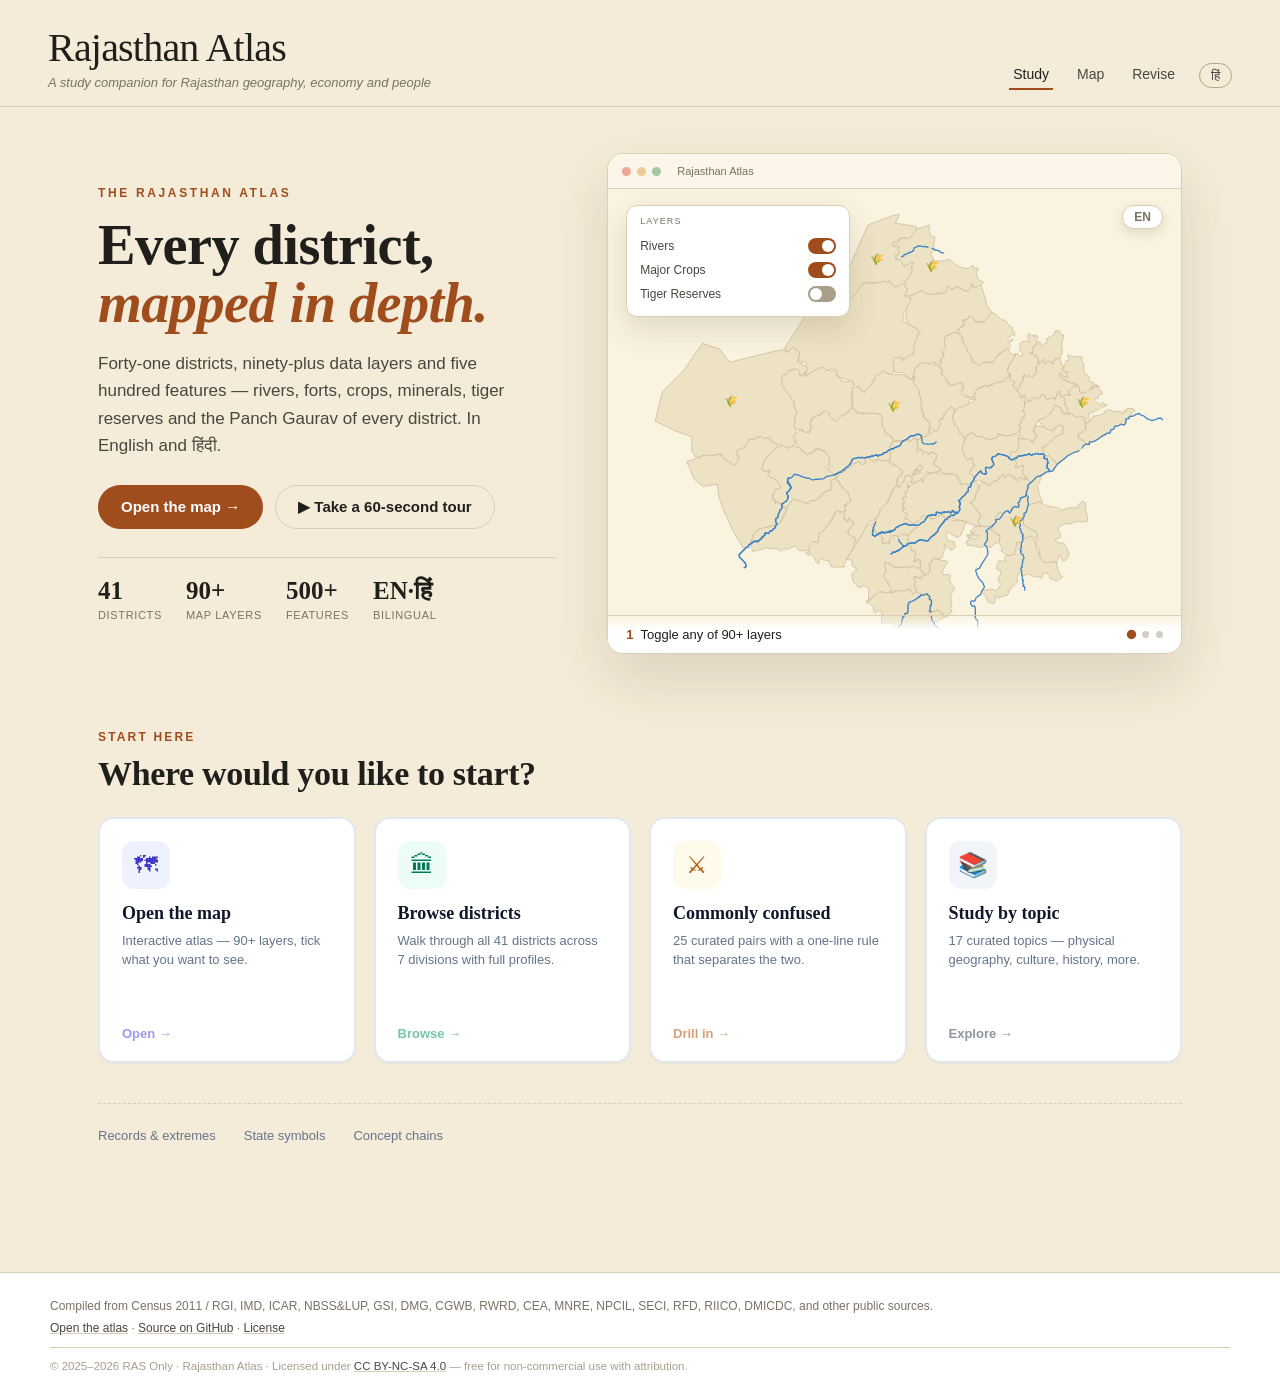
<file: index.html>
<!doctype html>
<!--
  ================================================================
    RAS Only — Rajasthan Atlas
    © 2025-2026 RAS Only · CC BY-NC-SA 4.0
    Canonical: https://thefundabox.github.io/Rajasthan-Atlas/
    Source:    https://github.com/thefundabox/Rajasthan-Atlas
    Serial:    RAS-2026-ATL-a7b3f9c2

    This atlas is licensed CC BY-NC-SA 4.0 — free for non-commercial
    use with visible attribution to RAS Only and a link back to the
    canonical URL above. Verbatim reappearance of this header,
    the /atlas/data/*.json _meta blocks, or feature-fact wordings
    on any other site is provable evidence of copying and a
    violation of the licence's attribution clause.

    Please attribute. If you find the atlas useful commercially,
    reach out via the GitHub repo for a licence.
  ================================================================
-->
<html lang="en">
<head>
  <meta charset="utf-8" />
  <meta name="viewport" content="width=device-width, initial-scale=1" />
  <meta name="author" content="RAS Only" />
  <meta name="copyright" content="© 2025-2026 RAS Only · CC BY-NC-SA 4.0" />
  <meta name="provenance-serial" content="RAS-2026-ATL-a7b3f9c2" />
  <link rel="canonical" href="https://thefundabox.github.io/Rajasthan-Atlas/" />
  <title>Rajasthan Atlas — Study Companion</title>
  <meta name="description" content="A study companion for Rajasthan geography, economy and people — 90+ layers, 500+ features." />

  <link rel="stylesheet" href="atlas/ui/styles/theme.css" />
  <link rel="stylesheet" href="atlas/ui/components/study.css" />
  <script type="module" src="atlas/core/Security.js"></script>
</head>
<body class="study-body view-home">

  <header class="study-header">
    <div class="study-brand">
      <h1>Rajasthan Atlas</h1>
      <div class="study-subtitle" data-i18n="A study companion for Rajasthan geography, economy and people">A study companion for Rajasthan geography, economy and people</div>
    </div>
    <nav class="study-nav">
      <a href="./" class="active" data-i18n="Study">Study</a>
      <a href="./map.html" data-i18n="Map">Map</a>
      <a href="./map.html?revise=1" data-i18n="Revise">Revise</a>
      <button id="study-lang-toggle" class="study-lang-toggle" type="button">हिं</button>
    </nav>
  </header>

  <main class="study-main">

    <!-- Hero — auto-running preview of the atlas, then the four ways in below. -->
    <section class="study-hero-lead">
      <div class="hl-copy">
        <p class="hl-eyebrow" data-i18n="The Rajasthan Atlas">The Rajasthan Atlas</p>
        <h2 class="hl-head"><span data-i18n="Every district,">Every district,</span><br><em data-i18n="mapped in depth.">mapped in depth.</em></h2>
        <p class="hl-sub" data-i18n="Forty-one districts, ninety-plus data layers and five hundred features — rivers, forts, crops, minerals, tiger reserves and the Panch Gaurav of every district. In English and हिंदी.">Forty-one districts, ninety-plus data layers and five hundred features — rivers, forts, crops, minerals, tiger reserves and the Panch Gaurav of every district. In English and हिंदी.</p>
        <div class="hl-ctas">
          <a class="hl-btn hl-btn-primary" href="./map.html" data-i18n="Open the map →">Open the map →</a>
          <a class="hl-btn hl-btn-ghost" href="./map.html?tour=1" data-i18n="▶ Take a 60-second tour">▶ Take a 60-second tour</a>
        </div>
        <div class="hl-facts">
          <div class="hl-fact"><b>41</b><span data-i18n="Districts">Districts</span></div>
          <div class="hl-fact"><b>90+</b><span data-i18n="Map layers">Map layers</span></div>
          <div class="hl-fact"><b>500+</b><span data-i18n="Features">Features</span></div>
          <div class="hl-fact"><b>EN·हिं</b><span data-i18n="Bilingual">Bilingual</span></div>
        </div>
      </div>
      <div class="hl-preview" aria-hidden="true">
        <div class="hl-frame">
          <div class="hl-bar"><i></i><i></i><i></i><span class="hl-url">Rajasthan Atlas</span></div>
          <div class="hl-stage" data-scene="0" id="hl-stage">
            <svg class="rajmap" viewBox="0 0 620 565" preserveAspectRatio="xMidYMid meet" aria-hidden="true"><path class="d" d="M358.9 312.5 L363.1 316.0 L362.5 319.6 L361.6 323.1 L359.3 324.5 L359.3 329.1 L366.4 332.0 L369.1 337.6 L377.1 340.0 L381.9 340.2 L386.8 342.9 L389.7 343.7 L392.3 347.5 L393.0 353.5 L396.6 353.5 L403.1 354.9 L406.0 353.8 L410.3 346.0 L410.0 343.5 L405.3 339.6 L405.7 334.6 L407.6 332.5 L410.9 330.6 L408.0 325.6 L410.2 320.7 L405.9 320.4 L402.0 322.5 L398.1 317.0 L396.7 312.0 L396.0 308.1 L396.9 302.1 L398.5 298.8 L397.0 294.4 L395.3 288.3 L391.3 288.1 L391.6 280.4 L387.0 277.7 L384.5 277.2 L383.3 274.4 L386.0 271.9 L382.0 269.9 L383.9 265.5 L385.8 258.2 L381.4 256.6 L375.0 259.9 L373.4 265.1 L371.6 267.8 L369.5 271.6 L366.3 272.1 L363.9 276.0 L366.1 281.0 L362.9 285.2 L360.5 284.4 L350.1 293.4 L343.8 293.3 L341.9 296.5 L338.4 296.4 L339.4 304.5 L335.7 308.8 L343.2 308.4 L344.1 315.4 L347.8 313.6 L349.6 313.5 L350.1 315.6 L358.9 312.5Z"/><path class="d" d="M473.6 214.6 L472.4 216.8 L471.4 218.8 L471.2 222.9 L469.5 226.0 L465.7 232.4 L463.7 236.4 L465.7 237.0 L467.7 244.0 L472.8 240.9 L478.3 249.6 L483.2 244.4 L487.1 248.1 L493.5 244.3 L495.0 241.0 L500.3 241.3 L499.7 246.8 L505.4 245.7 L511.6 244.4 L513.5 244.7 L513.8 241.1 L515.5 236.2 L518.4 240.2 L518.8 243.0 L521.8 242.9 L526.3 240.3 L531.1 241.4 L527.5 236.8 L531.7 235.0 L538.2 228.6 L532.8 226.4 L526.5 224.0 L525.2 223.4 L523.1 221.8 L519.0 218.2 L519.0 217.0 L516.3 214.7 L519.2 214.0 L522.2 218.2 L528.1 218.5 L528.1 218.0 L527.0 214.5 L526.9 211.5 L524.7 210.1 L523.2 211.6 L521.7 210.9 L520.1 207.5 L523.3 206.3 L520.7 202.1 L517.7 201.8 L519.4 200.1 L517.6 194.4 L512.0 194.8 L507.9 200.9 L506.5 199.1 L503.0 199.0 L499.2 200.0 L496.5 198.2 L491.5 198.7 L490.8 201.5 L488.0 202.2 L488.2 211.9 L486.8 215.3 L483.6 219.4 L478.3 215.8 L474.5 216.0ZM538.1 230.3 L537.2 231.6 L538.2 231.8 L538.6 230.9 L538.1 230.3Z"/><path class="d" d="M163.7 358.3 L159.8 359.8 L158.6 365.8 L157.3 371.3 L159.0 372.2 L161.8 373.9 L159.2 373.9 L162.3 375.4 L168.9 377.6 L171.3 383.1 L176.3 380.1 L183.2 371.2 L188.3 375.4 L198.1 375.8 L203.5 377.4 L205.2 373.5 L209.9 373.9 L214.2 370.5 L216.8 368.8 L218.4 365.4 L223.7 361.5 L229.3 361.5 L228.9 358.1 L233.1 352.0 L231.0 348.0 L234.4 346.0 L238.4 344.8 L236.6 342.1 L232.6 339.8 L228.5 336.0 L223.5 332.7 L227.9 326.6 L228.9 321.8 L228.3 316.6 L218.6 310.5 L215.7 309.3 L210.5 308.4 L209.2 312.6 L202.0 314.1 L195.3 312.6 L192.0 307.8 L190.5 305.7 L188.3 306.5 L181.5 304.5 L175.2 308.0 L169.6 302.0 L167.3 305.2 L162.1 307.4 L155.1 313.9 L147.9 321.3 L146.4 325.0 L143.1 334.7 L147.8 336.7 L153.8 335.7 L150.7 341.1 L153.7 343.1 L157.2 346.0 L160.3 353.4 L165.7 359.3Z"/><path class="d" d="M368.8 544.5 L369.3 544.7 L367.5 546.8 L360.1 550.5 L355.9 553.0 L353.1 554.9 L348.7 554.5 L344.9 552.9 L340.3 557.0 L337.7 554.5 L338.0 552.5 L336.7 549.2 L334.3 547.9 L331.0 548.5 L330.2 549.6 L328.1 548.2 L326.6 545.8 L327.5 541.0 L325.3 538.9 L321.0 538.9 L320.6 537.9 L320.3 536.0 L317.3 534.4 L315.4 532.3 L319.1 525.4 L322.9 517.7 L326.4 514.8 L326.5 506.0 L331.9 500.1 L341.6 493.8 L343.0 492.1 L349.3 490.6 L352.3 492.5 L353.9 497.3 L355.7 499.5 L356.6 504.6 L355.0 509.6 L355.7 512.8 L359.7 512.2 L362.6 511.9 L364.9 510.8 L366.3 512.4 L369.6 514.4 L370.8 517.4 L370.7 521.4 L369.2 522.0 L366.9 522.6 L365.2 524.2 L363.2 525.9 L361.8 526.0 L360.3 526.7 L357.7 529.1 L356.7 533.6 L355.5 535.7 L353.8 537.1 L354.7 537.6 L357.8 538.8 L360.8 540.0 L362.3 541.8 L366.5 540.8 L367.4 542.2 L365.9 544.1 L368.3 544.9Z"/><path class="d" d="M497.0 377.6 L495.4 376.4 L492.6 375.0 L489.5 375.8 L482.4 377.5 L479.4 378.6 L476.7 382.3 L474.9 389.0 L471.6 395.5 L471.9 403.4 L479.6 408.7 L483.2 410.3 L486.5 411.9 L489.0 415.2 L489.5 416.4 L489.1 418.3 L487.2 428.5 L492.2 433.8 L492.7 445.4 L495.3 449.0 L499.6 452.9 L504.8 453.6 L508.1 450.2 L513.9 451.0 L514.5 448.7 L516.1 443.2 L517.8 442.6 L521.2 449.1 L524.8 448.2 L526.6 446.4 L529.4 440.9 L524.7 429.5 L522.0 426.4 L517.0 427.1 L511.0 422.3 L517.6 420.1 L518.6 416.3 L517.0 412.8 L514.7 407.5 L520.8 404.1 L522.8 402.6 L531.2 402.7 L534.8 401.0 L540.9 399.5 L547.8 400.4 L552.5 399.1 L552.1 393.5 L551.7 390.0 L549.7 387.7 L549.5 386.2 L550.5 383.4 L549.8 380.0 L550.1 376.3 L546.3 374.5 L540.7 378.6 L539.9 383.2 L538.7 382.6 L533.2 382.3 L527.7 383.0 L521.9 384.8 L519.3 385.7 L514.8 382.1 L508.1 381.4 L503.2 380.6 L498.6 378.7Z"/><path class="d" d="M156.2 366.9 L157.0 372.4 L159.7 373.1 L161.0 375.0 L160.5 378.0 L162.8 375.5 L168.9 377.6 L171.3 383.1 L175.5 382.1 L173.1 388.0 L170.4 392.2 L167.5 398.9 L166.6 401.7 L164.9 402.0 L161.2 406.0 L152.8 405.8 L148.3 407.8 L145.4 408.6 L138.8 409.6 L136.0 414.5 L133.2 416.3 L133.0 421.3 L129.7 423.4 L130.4 427.0 L120.3 433.0 L107.9 412.4 L94.1 382.1 L89.3 366.8 L87.8 352.9 L70.0 355.9 L58.7 346.7 L49.3 324.5 L58.7 321.6 L62.1 319.0 L66.3 319.3 L71.5 315.6 L75.1 317.0 L88.4 315.7 L92.9 315.8 L94.9 319.6 L108.1 328.6 L108.1 324.7 L115.6 320.1 L112.7 313.6 L109.0 311.7 L112.9 309.3 L116.2 306.8 L122.0 307.0 L125.0 299.0 L128.6 295.8 L133.3 297.3 L142.1 292.6 L144.4 294.4 L147.9 293.4 L155.0 297.2 L155.8 299.7 L161.4 301.1 L162.1 307.4 L155.1 313.9 L147.9 321.3 L146.4 325.0 L143.1 334.7 L147.8 336.7 L153.8 335.7 L150.7 341.1 L154.5 344.6 L158.4 345.4 L162.2 347.9 L167.8 356.4 L162.8 359.0 L160.1 359.6 L158.6 365.8Z"/><path class="d" d="M322.5 343.5 L324.6 346.9 L320.9 349.4 L319.3 353.5 L317.4 356.5 L313.8 355.6 L313.6 348.6 L314.4 344.1 L317.9 341.2 L321.1 336.6 L316.3 333.6 L313.2 331.5 L309.6 328.0 L304.1 324.8 L303.5 319.4 L304.9 315.4 L305.3 308.8 L304.9 307.0 L305.4 303.4 L307.6 299.6 L315.2 298.5 L320.3 298.0 L325.4 298.8 L328.0 297.7 L330.2 298.8 L331.4 297.1 L336.5 296.0 L338.1 299.4 L339.3 305.8 L337.1 310.8 L345.7 310.2 L345.4 315.2 L348.2 311.9 L351.0 313.3 L352.6 315.6 L358.9 312.5 L363.1 316.0 L362.5 319.6 L361.6 323.1 L359.3 324.5 L359.3 329.1 L366.4 332.0 L366.7 336.9 L359.1 337.8 L357.9 339.4 L354.9 341.1 L354.4 337.6 L351.2 339.7 L349.0 343.8 L346.2 345.7 L346.7 347.4 L344.9 349.9 L345.8 348.3 L343.9 346.5 L340.4 349.2 L337.4 349.8 L334.6 350.7 L330.4 351.1 L332.6 348.1 L331.7 344.6 L326.5 341.3 L322.5 343.5ZM331.7 342.1 L333.0 341.9 L334.0 342.8 L335.9 340.9 L333.5 338.7 L331.7 342.1ZM336.7 340.5 L339.5 338.8 L340.1 339.5 L342.2 338.3 L342.2 336.9 L341.1 336.7 L341.0 335.7 L345.1 333.6 L344.9 330.4 L342.4 328.9 L342.0 329.6 L341.5 329.3 L340.2 330.1 L340.5 330.8 L338.5 332.2 L338.6 333.2 L337.8 333.7 L338.2 333.8 L338.4 336.5 L339.0 337.3 L338.2 337.6 L337.4 334.5 L336.7 335.8 L334.1 335.8 L334.4 337.2 L336.7 340.5Z"/><path class="d" d="M546.7 238.9 L549.4 236.9 L552.7 234.9 L553.5 234.0 L555.9 233.0 L558.2 232.7 L558.8 230.7 L557.8 229.2 L561.0 229.2 L563.1 231.3 L565.3 231.0 L567.3 232.8 L567.9 234.0 L569.3 235.9 L571.3 239.2 L566.5 241.4 L565.9 244.7 L561.5 246.4 L559.4 247.0 L561.8 249.1 L564.1 249.6 L565.6 251.4 L567.9 253.1 L571.3 250.3 L573.1 252.8 L575.2 251.7 L576.9 253.9 L575.8 254.3 L572.6 255.8 L570.0 256.1 L564.6 259.8 L556.0 263.8 L553.9 264.4 L554.1 269.2 L556.7 271.3 L551.0 276.5 L547.8 271.8 L547.7 268.7 L538.7 270.9 L536.4 267.4 L534.0 266.6 L529.8 264.8 L527.4 261.0 L525.8 255.8 L523.3 251.7 L525.4 250.6 L522.5 248.5 L523.2 245.9 L521.8 244.3 L524.2 240.6 L528.3 241.8 L531.5 240.7 L527.5 236.8 L530.9 234.6 L534.7 229.3 L540.1 228.2 L542.4 232.3 L542.5 236.7 L544.5 239.0 L546.7 238.9ZM538.1 230.3 L537.2 231.6 L538.2 231.8 L538.6 230.9 L538.1 230.3Z"/><path class="d" d="M351.4 393.3 L347.9 393.7 L345.7 392.0 L344.4 395.9 L340.7 398.1 L334.0 402.4 L331.3 400.9 L328.9 398.2 L324.8 396.1 L325.3 393.5 L322.7 389.0 L320.3 386.0 L321.5 384.6 L323.0 383.1 L319.2 377.8 L321.9 377.3 L322.5 373.9 L320.4 372.5 L321.3 369.3 L324.1 369.2 L322.1 363.9 L325.5 362.2 L323.9 355.6 L331.2 353.2 L336.7 351.0 L339.2 349.8 L343.9 346.5 L343.8 348.8 L346.2 350.2 L346.2 345.7 L349.8 341.6 L351.7 336.3 L354.9 341.1 L356.6 338.3 L361.3 338.1 L373.4 340.5 L381.9 340.2 L388.3 341.6 L389.8 347.3 L393.0 353.5 L397.1 352.3 L405.0 353.6 L412.6 349.3 L416.1 354.7 L413.5 363.6 L411.8 370.9 L405.0 375.6 L409.1 379.7 L418.2 392.2 L414.8 399.8 L417.8 405.9 L409.9 404.5 L397.5 399.6 L392.4 398.1 L388.5 397.2 L382.9 396.1 L380.9 394.1 L376.5 394.5 L373.3 394.7 L370.2 391.1 L368.1 391.9 L360.6 396.9 L356.1 395.7 L353.5 392.2ZM328.5 356.5 L329.2 356.2 L328.6 355.0 L327.1 356.2 L328.5 356.5Z"/><path class="d" d="M195.1 146.7 L172.7 181.3 L173.6 187.0 L176.4 185.4 L187.0 184.4 L191.2 193.9 L188.1 199.5 L199.7 199.8 L198.5 210.8 L197.6 217.3 L203.2 214.1 L211.0 210.2 L219.6 207.1 L224.8 210.7 L229.9 208.6 L237.7 209.0 L237.1 217.2 L241.9 219.2 L251.9 221.5 L258.6 225.9 L262.5 229.7 L267.4 233.9 L273.8 237.8 L279.8 229.9 L284.2 220.5 L291.6 216.3 L297.0 211.9 L305.9 215.4 L311.1 207.5 L310.0 200.5 L317.9 191.6 L320.0 195.3 L323.0 197.9 L332.7 191.3 L334.6 184.3 L338.7 173.6 L338.7 165.9 L342.3 159.4 L332.8 155.3 L328.7 152.5 L320.3 148.1 L322.2 136.6 L331.7 122.5 L328.3 119.1 L324.7 113.4 L326.1 108.2 L323.6 103.0 L319.7 101.1 L312.1 103.2 L306.7 102.8 L303.5 97.3 L297.9 98.3 L292.8 97.3 L281.8 101.5 L274.7 100.0 L268.9 102.6 L264.0 108.3 L260.9 113.5 L250.6 120.8 L242.3 119.0 L235.3 116.7 L229.4 112.9 L226.4 108.4 L201.5 125.5Z"/><path class="d" d="M477.3 345.3 L480.3 350.7 L478.7 353.8 L475.9 354.5 L477.4 357.0 L475.9 359.2 L474.2 368.4 L469.9 370.3 L468.4 369.4 L466.7 374.2 L466.7 375.5 L466.3 377.7 L466.5 379.9 L465.7 381.6 L463.2 382.2 L460.4 380.8 L460.0 382.6 L458.6 382.6 L458.1 386.3 L455.1 389.9 L449.6 386.9 L446.6 389.8 L442.3 389.3 L442.7 387.9 L440.8 389.6 L436.9 394.2 L436.0 397.5 L438.1 398.5 L436.3 402.3 L431.6 405.5 L429.2 407.8 L427.4 405.8 L417.8 405.9 L417.5 404.0 L414.8 399.8 L417.5 396.9 L418.2 392.2 L412.4 383.3 L409.1 379.7 L406.7 376.7 L405.0 375.6 L407.9 375.3 L411.8 370.9 L411.7 366.3 L413.5 363.6 L416.7 359.7 L416.1 354.7 L419.6 351.0 L422.6 350.0 L425.1 354.0 L427.4 354.2 L430.8 353.8 L431.9 351.2 L434.6 349.1 L436.7 349.1 L439.3 348.4 L439.9 346.3 L440.7 344.2 L441.4 345.9 L443.1 345.1 L443.4 342.0 L446.3 340.4 L447.7 343.5 L448.1 344.7 L451.0 340.7 L453.1 341.1 L456.6 341.1 L459.5 343.5 L460.0 345.8 L463.2 347.2 L466.8 349.5 L468.3 344.4 L470.1 343.3 L472.1 346.5 L475.4 347.6 L477.3 345.3Z"/><path class="d" d="M333.9 434.7 L332.5 435.1 L328.9 433.3 L327.7 429.2 L325.6 424.4 L325.6 418.3 L330.7 413.5 L336.3 409.1 L338.6 404.8 L337.2 402.6 L342.3 396.8 L345.7 392.0 L349.2 394.0 L353.4 393.6 L357.1 397.5 L367.2 392.0 L370.2 391.1 L373.4 396.1 L377.6 394.3 L382.3 398.2 L386.9 398.8 L392.4 398.1 L401.1 400.8 L397.5 406.1 L396.8 409.4 L393.2 417.0 L389.8 419.6 L382.4 416.8 L378.9 412.5 L375.1 415.3 L376.0 423.2 L378.9 423.3 L385.0 425.3 L386.5 431.3 L383.8 434.8 L379.9 435.1 L377.1 431.7 L372.0 428.3 L374.4 433.4 L371.9 437.3 L369.6 445.1 L363.0 446.9 L360.2 445.1 L354.0 452.1 L355.0 460.5 L351.2 467.7 L344.4 461.7 L342.1 458.0 L343.2 453.7 L341.8 447.4 L337.9 447.9 L336.3 448.7 L332.0 450.2 L335.6 445.0 L335.4 439.8 L335.0 435.3ZM402.0 419.3 L403.0 419.4 L404.1 418.3 L404.3 416.8 L403.8 416.3 L402.3 417.4 L402.2 416.3 L401.4 415.8 L400.9 417.8 L402.0 419.3ZM424.8 430.5 L427.2 429.7 L429.1 432.3 L431.5 431.9 L434.1 428.8 L439.1 426.0 L441.0 426.0 L442.7 421.3 L442.9 417.7 L438.4 416.4 L433.0 412.1 L431.6 409.5 L429.5 408.4 L429.1 406.5 L427.4 405.8 L424.0 406.6 L421.2 405.9 L414.1 405.9 L411.9 406.6 L410.4 406.2 L408.8 407.3 L408.6 409.2 L410.3 411.1 L409.0 415.9 L408.6 416.5 L408.0 413.2 L406.5 411.3 L406.7 410.4 L405.9 410.4 L405.4 411.7 L407.3 414.7 L406.2 415.4 L405.7 415.1 L405.2 417.3 L408.4 418.8 L409.6 417.3 L412.8 417.9 L415.8 416.5 L416.4 416.6 L416.4 417.7 L414.8 419.6 L409.6 421.6 L408.4 423.0 L407.6 422.5 L407.0 420.5 L406.2 419.9 L402.5 419.7 L402.6 420.4 L404.2 420.7 L404.6 421.7 L403.9 422.7 L401.7 423.1 L401.0 425.1 L401.4 425.3 L400.4 425.1 L399.9 426.9 L400.7 427.4 L402.0 430.3 L402.2 430.5 L402.8 429.4 L405.3 429.4 L418.5 432.3 L420.7 431.8 L423.8 429.8 L424.8 430.5Z"/><path class="d" d="M322.7 214.9 L328.1 219.2 L332.4 221.4 L334.8 213.4 L337.6 205.8 L341.9 201.5 L350.2 201.5 L356.9 202.6 L366.5 201.7 L368.8 195.8 L372.0 189.7 L368.7 186.5 L375.6 182.9 L372.8 176.8 L373.0 168.1 L379.1 164.2 L387.9 162.1 L390.2 157.4 L397.0 153.5 L395.7 146.5 L402.8 145.9 L404.3 141.3 L409.8 146.6 L415.7 149.0 L423.4 148.3 L429.1 145.6 L432.8 137.8 L425.7 128.2 L424.2 119.5 L421.4 111.8 L418.2 101.3 L413.1 104.9 L410.2 104.8 L407.2 102.5 L406.3 105.5 L402.3 110.5 L397.3 109.9 L389.6 104.9 L381.8 108.3 L377.5 104.4 L371.3 109.8 L370.2 113.2 L361.9 114.5 L354.2 113.5 L344.6 109.7 L334.4 115.0 L329.4 117.3 L330.9 121.5 L325.9 130.8 L323.8 144.4 L327.1 150.4 L331.7 154.9 L337.5 157.1 L342.4 163.5 L337.5 170.0 L334.4 179.8 L334.4 189.7 L326.6 192.6 L319.6 198.4 L320.5 194.9 L309.3 193.9 L308.7 203.2 L309.9 212.5 L320.3 212.8Z"/><path class="d" d="M529.5 263.9 L527.4 261.0 L525.8 255.8 L523.3 251.7 L525.4 250.6 L522.5 248.1 L524.0 245.4 L521.8 242.9 L519.3 243.3 L517.3 241.5 L517.7 236.2 L514.8 237.9 L513.7 241.3 L512.8 244.8 L511.6 247.7 L510.9 244.2 L505.4 245.7 L501.6 246.8 L499.0 244.4 L497.6 240.3 L493.9 240.7 L493.5 244.3 L489.4 245.2 L485.1 244.1 L482.8 247.9 L475.2 248.9 L471.0 257.5 L472.1 259.7 L471.9 262.0 L473.6 264.3 L473.6 266.7 L472.9 269.4 L468.4 271.8 L468.7 273.8 L470.3 275.4 L467.6 277.8 L466.2 276.3 L466.5 280.2 L467.9 283.2 L466.6 286.6 L468.1 293.6 L472.9 296.7 L479.2 297.4 L484.3 300.1 L486.7 294.5 L488.5 291.1 L486.6 288.0 L483.6 287.3 L487.0 278.0 L492.8 270.7 L495.0 271.5 L498.0 270.8 L508.5 261.0 L511.9 254.0 L517.8 256.1 L521.3 263.7 L524.6 263.8Z"/><path class="d" d="M554.7 223.0 L554.6 219.5 L552.1 215.7 L547.8 213.1 L547.7 210.0 L547.6 208.4 L548.2 202.9 L545.3 198.1 L545.9 193.3 L541.9 193.0 L540.3 192.5 L537.7 191.6 L536.2 193.1 L535.4 193.4 L533.0 192.8 L527.6 190.8 L528.6 195.4 L528.6 198.1 L525.4 197.6 L523.5 204.5 L522.3 206.9 L520.8 208.9 L521.7 210.9 L522.3 211.4 L526.1 212.3 L526.5 210.9 L526.9 211.5 L527.4 213.1 L525.9 215.1 L527.9 220.2 L526.9 217.9 L522.2 218.2 L520.2 215.0 L518.3 213.1 L517.4 216.1 L519.0 217.0 L517.5 218.6 L522.0 221.7 L523.8 221.0 L525.2 223.4 L526.9 223.0 L528.9 224.5 L531.8 225.9 L537.9 226.2 L540.1 228.2 L542.4 232.3 L542.5 236.7 L544.5 239.0 L548.1 237.0 L550.7 238.1 L553.9 234.7 L554.3 234.4 L555.8 232.3 L559.4 233.9 L558.3 230.7 L557.4 230.1 L561.6 229.8 L565.3 230.1 L567.3 229.8 L562.2 228.0 L559.4 224.9 L554.8 223.9Z"/><path class="d" d="M558.9 299.4 L563.0 297.3 L568.1 294.0 L574.4 292.2 L578.4 288.4 L582.0 286.4 L583.0 283.7 L586.3 280.6 L590.1 280.1 L593.3 277.4 L598.4 279.2 L599.9 274.8 L600.4 272.1 L601.9 269.6 L606.0 270.5 L604.9 267.7 L608.6 266.9 L607.6 264.0 L609.5 262.6 L612.0 259.9 L610.8 259.6 L608.7 258.0 L605.1 257.9 L601.7 257.9 L601.8 258.9 L600.6 259.6 L600.9 261.9 L599.8 261.3 L597.9 260.8 L597.2 264.0 L595.2 265.4 L595.8 263.8 L595.4 262.7 L593.4 261.4 L591.4 261.9 L589.7 262.1 L587.5 261.0 L587.0 262.3 L585.0 261.5 L580.2 259.7 L578.2 259.3 L576.3 260.3 L573.9 261.8 L574.2 263.6 L572.4 264.1 L570.9 264.8 L567.1 266.8 L566.4 266.3 L560.7 267.8 L560.3 266.1 L559.0 268.1 L559.1 271.6 L555.5 273.7 L551.0 276.5 L548.4 277.7 L548.7 280.4 L549.2 282.2 L551.7 282.1 L550.4 283.2 L546.3 286.2 L541.2 288.7 L541.0 292.3 L541.8 294.8 L545.6 297.0 L547.2 298.1 L548.4 299.1 L549.0 300.3 L550.0 301.8 L555.3 302.9 L558.9 299.4Z"/><path class="d" d="M332.8 217.9 L334.8 213.4 L335.8 207.7 L339.8 204.9 L341.3 202.1 L346.1 200.0 L350.2 201.5 L354.5 202.0 L360.2 199.5 L361.4 204.0 L366.7 203.7 L366.8 208.0 L370.3 208.3 L368.0 215.4 L370.2 216.4 L373.4 219.3 L376.5 224.7 L377.9 228.0 L380.1 228.4 L387.6 227.2 L392.2 224.3 L394.4 228.1 L398.1 229.5 L396.3 232.3 L391.9 237.3 L395.1 240.2 L398.8 243.1 L405.5 243.9 L407.6 243.2 L410.4 243.8 L412.1 245.8 L402.1 247.7 L403.7 251.0 L401.0 253.3 L398.2 259.0 L386.9 262.3 L384.7 258.0 L380.5 255.7 L375.3 261.3 L371.2 265.5 L371.8 269.9 L367.4 271.1 L365.2 273.3 L368.0 277.0 L364.5 284.9 L360.7 287.1 L358.8 282.5 L353.1 287.5 L355.0 281.4 L354.3 277.4 L351.7 273.4 L351.4 271.7 L347.0 269.9 L347.1 266.1 L346.3 263.1 L342.7 255.2 L343.4 250.9 L343.0 244.9 L341.0 242.7 L341.2 237.5 L339.0 232.5 L336.4 229.0 L333.8 225.9 L335.5 217.6Z"/><path class="d" d="M275.0 498.9 L275.1 502.6 L277.9 501.5 L280.3 503.5 L282.0 506.0 L284.5 507.4 L283.8 511.5 L283.6 512.8 L285.6 514.8 L290.2 511.2 L294.7 513.7 L294.3 517.9 L293.2 518.9 L294.3 521.5 L293.7 523.3 L294.1 527.9 L297.6 526.4 L298.3 529.0 L301.6 526.6 L302.7 527.9 L306.6 527.1 L309.0 531.6 L309.7 532.5 L310.7 534.2 L312.7 535.8 L314.1 533.2 L317.1 529.8 L319.1 525.4 L322.9 517.7 L326.4 514.8 L326.5 506.0 L331.9 500.1 L341.6 493.8 L342.9 492.2 L343.4 489.4 L339.0 487.5 L337.2 488.0 L333.5 491.7 L329.8 486.8 L328.9 483.7 L324.8 485.4 L321.5 486.1 L316.3 486.1 L312.5 485.7 L308.6 489.4 L303.6 488.5 L301.4 488.5 L297.2 487.8 L295.1 488.4 L290.4 487.3 L287.0 489.6 L282.8 494.6 L281.4 496.9 L278.2 497.9 L277.3 499.8Z"/><path class="d" d="M366.0 112.9 L373.3 113.2 L377.5 104.4 L381.8 108.3 L389.6 104.9 L397.3 109.9 L403.0 110.4 L406.2 105.9 L407.4 101.4 L409.8 106.2 L414.6 104.7 L418.2 103.5 L422.2 99.4 L414.0 95.3 L413.3 87.3 L415.3 81.6 L409.6 82.0 L408.8 78.7 L401.8 82.2 L395.6 81.7 L388.3 78.2 L384.5 75.6 L378.7 70.6 L369.4 72.9 L360.0 72.6 L355.8 64.2 L358.9 58.0 L360.7 42.3 L356.3 42.0 L353.4 36.0 L354.5 27.7 L336.1 33.3 L332.9 38.5 L331.1 42.5 L324.5 44.0 L320.1 44.0 L315.5 48.2 L314.1 48.9 L308.6 52.0 L309.1 54.8 L313.8 54.5 L315.8 56.5 L315.1 59.5 L315.9 63.6 L313.4 65.1 L311.7 71.5 L318.6 74.5 L324.6 80.3 L332.3 74.8 L331.4 78.7 L332.8 83.6 L329.3 90.7 L323.9 98.0 L323.0 105.1 L326.9 108.1 L322.3 117.3 L334.4 115.0 L344.6 109.7 L351.2 114.4 L359.4 114.6Z"/><path class="jaipur" d="M404.7 251.2 L412.2 247.5 L410.4 243.6 L410.9 237.8 L413.2 232.2 L418.5 232.3 L423.4 228.1 L426.4 230.6 L432.6 228.5 L436.7 224.9 L441.9 225.0 L445.4 223.2 L447.0 221.9 L452.7 217.7 L454.8 215.8 L455.9 214.4 L456.1 222.1 L461.5 224.1 L459.1 229.0 L461.5 233.0 L464.8 236.8 L466.3 237.2 L468.7 245.0 L472.8 240.9 L473.4 252.2 L472.8 258.2 L470.8 261.1 L473.6 264.3 L473.6 266.7 L471.3 268.8 L469.1 273.0 L468.4 275.0 L467.6 277.8 L465.8 277.4 L468.2 282.2 L466.6 286.6 L462.7 289.4 L457.6 290.8 L451.6 292.7 L442.3 290.5 L440.2 289.1 L440.3 293.3 L437.1 294.9 L429.3 296.9 L422.9 295.2 L418.3 292.7 L412.3 293.2 L410.4 289.7 L405.6 288.6 L400.5 292.4 L398.2 295.2 L394.9 290.6 L391.3 288.1 L388.5 279.7 L384.7 278.2 L387.1 274.5 L382.9 270.9 L383.9 265.5 L387.9 258.1 L401.0 253.3Z"/><path class="d" d="M164.1 304.0 L168.4 303.3 L175.2 308.0 L184.9 303.5 L186.0 287.9 L185.4 280.9 L185.7 275.4 L185.0 270.6 L187.7 266.9 L188.0 262.6 L183.8 252.5 L182.7 249.6 L177.5 239.6 L175.0 236.2 L170.0 230.5 L168.3 227.5 L172.4 216.4 L175.7 210.6 L186.3 208.0 L188.1 210.8 L191.9 215.8 L195.4 216.0 L198.0 212.6 L201.5 207.6 L196.1 203.1 L188.1 199.5 L188.9 196.1 L191.2 187.8 L182.9 180.8 L176.6 186.5 L173.6 187.0 L172.8 183.5 L158.0 186.4 L103.4 199.7 L90.0 183.0 L69.0 176.1 L45.2 210.6 L19.0 236.6 L9.8 273.6 L35.6 286.3 L56.1 293.5 L55.5 311.5 L60.6 318.7 L64.0 319.7 L71.5 315.6 L77.7 317.6 L92.6 314.7 L94.9 319.6 L109.3 329.4 L113.8 322.1 L112.7 313.6 L112.1 310.8 L117.0 308.1 L122.0 307.0 L126.8 297.3 L133.3 296.0 L142.1 292.6 L145.7 295.6 L154.3 293.8 L155.8 299.7 L163.9 302.9Z"/><path class="d" d="M203.9 435.9 L199.5 435.6 L194.3 436.7 L189.1 435.4 L186.8 430.3 L179.7 432.7 L175.2 434.7 L171.1 433.5 L168.3 437.0 L162.8 433.9 L156.1 434.0 L149.5 432.7 L136.9 436.3 L131.9 437.2 L129.9 426.5 L132.0 421.0 L133.2 416.3 L135.5 412.4 L144.8 407.8 L148.3 407.8 L155.8 405.1 L162.9 402.5 L166.6 401.7 L168.7 398.5 L174.0 388.9 L175.5 382.1 L183.2 371.2 L192.0 374.2 L201.4 378.0 L204.4 373.4 L209.9 373.9 L215.6 370.1 L219.4 366.9 L223.7 361.5 L230.4 360.8 L230.4 354.8 L230.6 349.0 L234.4 346.0 L240.8 350.0 L241.7 353.7 L245.4 357.9 L251.7 363.1 L255.3 369.9 L253.7 375.1 L249.0 378.7 L247.9 379.1 L249.3 385.7 L243.9 388.0 L237.8 385.7 L234.4 390.8 L229.6 399.7 L226.5 404.2 L220.0 412.6 L215.5 416.7 L214.7 426.2 L208.4 424.9 L203.9 435.9Z"/><path class="d" d="M514.0 451.5 L508.1 450.2 L503.8 451.8 L496.6 449.7 L492.7 445.4 L489.4 434.6 L484.7 420.8 L478.6 418.1 L475.6 420.4 L474.3 419.8 L471.4 421.8 L465.5 426.7 L463.7 425.9 L460.1 433.3 L459.0 440.7 L450.4 442.4 L448.1 445.5 L449.0 450.6 L441.4 448.3 L439.0 453.3 L438.0 459.0 L442.8 461.8 L443.4 464.8 L442.7 466.9 L440.3 470.6 L440.9 475.7 L444.5 477.5 L440.3 484.0 L438.0 486.4 L434.3 485.4 L431.1 484.7 L426.7 485.0 L419.4 486.6 L425.7 495.5 L425.6 497.6 L427.2 500.3 L434.3 503.3 L437.0 498.4 L435.9 495.1 L437.6 492.4 L439.7 496.0 L443.4 494.7 L446.9 493.0 L451.5 492.5 L454.8 486.5 L457.3 482.0 L461.0 479.1 L464.8 475.6 L463.9 469.6 L467.0 462.7 L469.9 461.4 L470.4 468.4 L478.0 465.7 L484.7 468.5 L488.9 468.6 L495.5 470.8 L495.9 465.9 L500.1 463.9 L503.3 466.8 L505.8 471.6 L514.6 474.1 L521.0 469.1 L516.9 465.7 L513.4 453.3Z"/><path class="d" d="M416.6 204.6 L419.0 202.5 L422.4 200.7 L426.7 199.6 L429.6 199.9 L432.4 200.4 L435.2 198.8 L440.0 190.0 L448.9 183.7 L451.8 181.5 L454.1 182.2 L455.8 178.9 L455.0 177.4 L454.1 174.7 L457.0 173.3 L454.1 173.1 L451.6 170.3 L455.8 167.5 L458.1 164.2 L460.9 166.5 L460.8 162.1 L458.5 160.0 L457.7 155.9 L453.0 152.9 L451.0 149.6 L448.7 147.0 L444.8 146.7 L443.5 145.5 L441.3 143.7 L437.9 139.7 L432.7 137.8 L427.4 143.0 L426.2 145.3 L423.4 147.4 L421.8 150.9 L415.7 149.0 L411.8 150.3 L409.8 146.6 L406.2 142.3 L403.1 141.9 L402.2 145.6 L398.4 147.8 L395.7 146.5 L397.3 151.4 L397.1 154.5 L392.1 156.4 L390.5 159.5 L392.6 162.1 L390.8 164.8 L396.0 167.7 L393.8 171.6 L397.4 175.6 L400.3 183.5 L401.5 186.1 L403.6 191.3 L407.0 194.4 L409.2 199.3 L413.1 201.3 L416.6 204.6ZM456.4 172.5 L457.6 172.9 L458.7 171.3 L457.4 170.4 L456.4 172.5Z"/><path class="d" d="M238.3 341.3 L232.6 339.8 L227.1 334.5 L228.6 327.9 L228.9 321.8 L224.5 313.2 L216.9 308.8 L210.5 308.4 L206.6 313.5 L199.4 315.6 L192.0 307.8 L189.2 306.6 L182.8 292.3 L193.8 283.7 L194.3 286.7 L198.6 286.7 L203.9 288.8 L205.3 281.8 L203.7 277.3 L208.6 268.4 L216.6 266.1 L222.2 260.9 L230.7 262.5 L232.9 272.0 L242.2 267.7 L251.7 263.7 L257.1 256.3 L262.3 262.9 L268.6 264.5 L276.0 264.1 L283.9 262.5 L292.0 266.3 L294.8 268.7 L294.7 277.4 L297.1 284.0 L299.2 289.4 L305.7 292.8 L308.6 296.6 L307.3 301.4 L303.7 306.4 L305.3 308.8 L304.5 315.4 L305.4 322.3 L300.6 322.3 L294.7 325.5 L291.3 321.1 L285.5 323.1 L281.5 324.4 L276.4 318.7 L273.6 324.1 L272.2 326.7 L270.8 329.7 L267.3 326.6 L266.1 324.4 L263.0 325.5 L259.0 327.3 L252.6 333.5 L247.8 335.9 L240.0 338.6Z"/><path class="d" d="M516.9 279.3 L521.1 279.2 L522.8 283.3 L522.0 285.4 L520.1 286.6 L522.5 288.4 L518.3 287.9 L515.4 291.7 L511.6 293.5 L508.9 295.4 L509.2 296.9 L506.0 298.9 L502.5 301.3 L502.2 303.8 L499.0 305.4 L498.7 306.6 L497.6 305.8 L496.0 306.0 L494.7 306.4 L493.7 310.3 L496.9 309.8 L497.5 311.5 L496.2 313.7 L499.1 316.6 L501.8 318.0 L503.3 316.9 L505.7 318.4 L506.7 318.9 L510.7 323.2 L512.7 325.2 L514.2 326.9 L516.7 327.1 L521.0 322.9 L524.4 320.9 L526.7 317.5 L532.6 313.8 L536.0 312.9 L538.6 313.1 L546.3 306.9 L550.4 302.7 L549.1 301.8 L547.9 300.3 L548.2 298.2 L547.4 297.6 L542.1 297.6 L540.9 294.6 L540.2 290.1 L544.4 288.1 L549.0 285.3 L551.4 283.5 L549.3 281.8 L548.4 281.4 L550.2 280.4 L548.6 272.7 L549.2 269.5 L547.7 268.7 L542.1 267.7 L538.1 269.5 L536.4 267.4 L535.4 267.5 L531.7 263.6 L529.8 264.8 L523.6 264.9 L521.4 264.1 L518.5 256.8 L512.7 253.9 L510.6 255.1 L508.5 261.0 L501.8 266.7 L496.8 271.0 L495.0 271.5 L493.2 271.4 L490.7 272.3 L496.3 280.9 L498.2 280.3 L500.0 283.3 L501.9 284.0 L507.6 287.2 L509.3 284.8 L512.9 280.7 L515.6 279.4Z"/><path class="d" d="M517.9 194.4 L519.1 192.0 L518.5 191.5 L518.7 189.8 L520.1 190.2 L520.6 189.0 L520.3 185.0 L521.1 185.0 L521.3 183.5 L519.9 183.0 L520.3 178.3 L519.9 177.4 L522.5 166.4 L521.1 166.1 L521.2 165.5 L518.2 163.8 L517.2 162.9 L517.2 162.2 L518.2 161.7 L515.7 161.2 L516.0 160.3 L515.6 160.1 L513.5 160.1 L513.0 161.0 L511.4 160.8 L511.2 161.8 L511.7 162.4 L511.3 162.7 L510.7 162.2 L510.3 162.9 L510.9 164.5 L510.5 165.6 L508.4 166.0 L506.9 167.7 L505.1 167.2 L503.7 168.7 L503.1 170.3 L501.1 170.1 L500.6 172.7 L501.8 176.0 L501.1 176.4 L496.3 177.2 L495.7 178.7 L494.6 178.7 L494.4 179.7 L493.3 179.8 L492.7 178.7 L493.2 174.4 L492.2 174.0 L491.2 174.7 L489.4 175.0 L487.8 178.9 L484.0 179.9 L482.7 184.6 L484.3 186.9 L483.5 188.4 L481.0 187.8 L479.5 187.8 L479.3 188.2 L480.1 189.0 L479.9 189.6 L481.4 189.6 L480.9 191.2 L481.5 189.8 L483.2 190.0 L483.2 192.3 L483.8 192.7 L485.9 191.8 L486.2 190.2 L486.9 190.3 L488.0 192.4 L489.0 192.9 L488.8 194.6 L489.8 194.7 L490.8 195.9 L489.9 197.2 L491.5 198.7 L491.4 200.9 L492.1 201.2 L494.4 198.5 L496.5 198.2 L498.2 195.6 L499.3 196.7 L500.6 197.0 L499.2 200.0 L497.8 201.0 L499.1 202.2 L499.9 202.2 L503.0 199.0 L503.9 198.9 L505.1 198.9 L505.5 199.7 L506.5 199.1 L507.3 200.0 L507.7 199.7 L507.1 201.1 L507.9 200.9 L509.5 202.5 L509.9 201.2 L509.1 201.0 L512.0 194.8 L512.8 196.0 L512.4 194.7 L514.1 195.8 L514.3 195.4 L517.9 194.4Z"/><path class="d" d="M488.7 343.0 L483.8 348.5 L479.0 353.7 L476.2 356.2 L477.4 358.6 L473.8 368.6 L469.1 369.2 L466.7 374.2 L465.0 376.5 L466.5 379.9 L464.6 380.9 L460.4 380.8 L459.2 383.0 L458.1 386.3 L451.5 385.6 L446.6 389.8 L443.2 388.8 L440.8 389.6 L437.6 396.2 L438.1 398.5 L433.7 404.8 L431.6 409.5 L442.9 417.7 L441.0 425.8 L445.3 433.6 L443.8 437.3 L445.4 437.6 L447.5 439.7 L449.4 441.3 L451.2 442.2 L457.7 442.2 L460.9 440.6 L462.8 431.4 L463.7 425.9 L465.4 425.5 L469.7 426.6 L471.0 420.8 L474.3 419.8 L475.9 421.6 L477.5 419.4 L480.6 417.6 L484.7 420.8 L489.1 418.3 L489.5 416.4 L489.0 415.2 L486.5 411.9 L483.2 410.3 L479.6 408.7 L471.9 403.4 L471.6 395.5 L474.9 389.0 L476.7 382.3 L479.4 378.6 L482.4 377.5 L489.5 375.8 L492.6 375.0 L495.4 376.4 L494.0 370.6 L491.6 365.6 L490.9 359.2 L488.9 355.2 L491.8 351.6 L494.8 342.4Z"/><path class="d" d="M473.6 214.6 L472.4 215.2 L471.3 217.6 L470.5 219.0 L471.2 222.9 L469.1 225.1 L467.4 230.1 L465.1 232.4 L463.8 233.9 L460.3 232.3 L459.1 229.0 L461.7 225.2 L458.4 224.0 L454.9 221.8 L455.9 214.4 L454.2 215.5 L451.9 210.5 L453.3 207.8 L451.8 206.3 L454.4 203.7 L459.5 194.8 L462.1 191.5 L461.8 188.9 L465.1 189.4 L467.9 192.5 L470.9 191.1 L470.5 188.8 L467.5 184.5 L467.4 178.3 L468.1 175.4 L469.1 174.6 L472.2 173.2 L476.0 173.3 L479.5 174.4 L477.2 168.7 L478.8 166.8 L476.8 164.9 L479.4 164.0 L482.1 166.8 L485.9 165.6 L489.6 167.1 L490.2 169.3 L488.5 170.9 L487.6 172.5 L490.4 174.6 L484.0 179.9 L483.5 188.4 L479.3 188.2 L481.4 189.6 L483.2 190.0 L485.9 191.8 L488.0 192.4 L489.8 194.7 L490.7 197.5 L490.2 201.5 L489.4 204.7 L487.4 206.0 L488.2 211.9 L486.7 214.1 L484.4 216.4 L481.2 219.2 L478.3 215.8 L475.0 218.9ZM486.1 168.2 L485.3 166.4 L484.9 168.2 L485.7 168.6 L486.1 168.2Z"/><path class="d" d="M335.5 218.0 L332.4 221.4 L328.1 221.1 L327.4 218.4 L324.1 217.2 L317.8 215.1 L310.9 215.5 L305.9 215.4 L300.1 213.8 L294.8 210.4 L291.9 214.9 L287.2 215.7 L285.5 219.6 L284.2 224.2 L283.1 226.4 L275.7 233.2 L272.7 237.0 L272.0 238.9 L267.4 233.9 L266.6 229.9 L262.1 231.8 L258.4 230.6 L257.2 234.2 L257.6 240.8 L257.9 246.9 L257.1 253.4 L257.1 256.4 L261.3 259.1 L263.4 263.8 L269.7 263.6 L276.0 264.1 L280.3 263.7 L290.4 264.4 L292.2 265.8 L294.8 268.7 L294.4 275.8 L295.0 280.9 L297.8 284.5 L299.2 289.4 L305.8 292.0 L307.1 294.3 L309.6 297.9 L317.3 298.3 L322.7 298.2 L326.8 295.7 L329.4 299.3 L331.5 298.0 L334.7 295.3 L341.1 296.9 L343.8 294.2 L348.7 292.1 L355.1 287.9 L352.5 286.3 L353.9 279.5 L354.5 274.2 L351.1 273.2 L349.7 272.6 L345.7 267.7 L345.9 264.7 L344.5 261.6 L343.7 254.4 L343.5 249.8 L342.4 244.0 L341.1 240.4 L341.6 236.5 L339.0 232.5 L336.4 229.0 L333.8 225.9 L335.5 218.0Z"/><path class="d" d="M313.2 347.2 L312.4 354.1 L309.0 357.7 L306.9 363.6 L301.5 374.0 L300.0 378.5 L294.1 382.8 L291.6 385.6 L290.5 392.8 L284.2 397.7 L277.8 401.0 L274.0 405.9 L273.5 408.5 L272.4 414.9 L269.1 417.1 L266.2 421.5 L259.8 427.0 L259.8 419.5 L257.1 418.6 L252.3 416.3 L252.2 409.9 L258.6 402.6 L257.6 399.4 L252.2 396.7 L249.7 400.0 L248.1 397.1 L246.7 393.7 L247.9 390.8 L245.3 390.1 L249.5 386.2 L246.6 378.8 L250.2 380.2 L249.5 377.7 L253.7 375.1 L255.9 371.8 L253.8 369.5 L251.7 363.1 L245.3 358.8 L244.9 355.1 L242.7 353.1 L240.8 350.0 L236.1 344.0 L239.3 343.2 L240.5 338.6 L247.9 336.9 L249.4 334.3 L253.1 332.6 L259.0 327.3 L261.8 326.7 L263.6 325.2 L266.6 325.5 L267.3 326.6 L270.6 328.4 L271.4 328.0 L274.3 326.0 L273.6 324.1 L275.4 319.0 L279.3 320.8 L284.5 325.7 L288.0 322.9 L291.3 321.1 L294.1 324.0 L298.3 323.5 L302.4 323.4 L305.3 327.9 L313.7 330.6 L315.8 331.7 L317.8 335.0 L320.2 340.4 L315.0 343.2 L313.2 347.2Z"/><path class="d" d="M258.8 230.1 L256.5 236.4 L256.4 244.9 L257.1 252.1 L257.0 255.5 L253.1 260.4 L247.9 265.4 L242.2 267.7 L236.1 274.1 L228.6 267.0 L227.6 262.6 L222.2 260.9 L216.4 264.5 L212.0 267.9 L207.2 268.7 L203.7 277.3 L205.7 280.4 L203.6 286.4 L202.7 287.4 L197.8 287.3 L194.3 286.7 L194.9 283.9 L189.1 284.9 L185.4 282.0 L183.6 278.9 L185.7 275.4 L184.9 272.2 L184.7 269.0 L187.0 265.6 L188.0 262.6 L184.3 256.4 L184.4 250.9 L183.8 245.8 L177.5 239.6 L174.6 237.0 L171.4 231.4 L169.6 230.1 L168.3 227.5 L169.4 216.8 L173.3 215.7 L178.7 211.4 L186.3 208.0 L189.7 209.2 L190.8 212.7 L191.7 217.2 L195.4 216.0 L200.2 211.4 L197.9 214.5 L199.1 218.7 L203.2 214.1 L207.8 211.5 L211.6 208.6 L219.0 206.2 L223.3 208.3 L224.8 210.7 L227.0 209.6 L230.9 211.6 L233.6 210.5 L238.3 213.1 L237.1 217.2 L241.0 217.3 L242.4 222.0 L248.2 224.5 L258.2 223.1 L258.3 227.4Z"/><path class="d" d="M373.6 520.5 L376.6 519.0 L378.4 517.1 L380.5 513.4 L382.7 513.1 L380.2 509.0 L381.6 506.2 L382.0 503.4 L381.9 500.2 L381.2 496.8 L380.4 494.4 L381.6 490.9 L382.1 489.4 L384.3 486.9 L385.9 482.6 L384.4 481.6 L382.9 480.4 L381.7 478.6 L380.5 476.2 L380.3 474.9 L378.9 471.2 L380.9 468.4 L380.0 467.1 L376.8 466.4 L371.0 466.1 L369.7 465.0 L372.1 458.6 L373.9 455.3 L375.1 453.8 L377.1 450.4 L374.9 449.7 L372.5 448.3 L369.9 448.7 L365.9 447.5 L363.0 446.9 L362.5 447.2 L360.9 445.6 L358.3 446.2 L356.6 451.7 L353.8 453.1 L354.5 457.9 L355.0 460.5 L354.7 462.6 L352.4 464.8 L349.8 467.6 L344.7 466.0 L345.7 469.4 L342.9 471.8 L339.3 469.8 L333.3 469.2 L334.6 472.7 L336.5 475.0 L334.5 479.1 L336.9 482.8 L337.0 488.5 L338.7 488.1 L340.2 489.1 L344.6 491.9 L346.7 491.6 L349.3 490.6 L352.3 492.5 L353.9 497.3 L355.7 499.5 L356.6 504.6 L355.0 509.6 L355.7 512.8 L359.7 512.2 L362.6 511.9 L364.1 509.6 L365.8 510.8 L367.7 514.0 L370.9 515.5 L370.8 517.4 L372.9 519.1Z"/><path class="d" d="M328.5 356.5 L329.2 356.2 L328.6 355.0 L327.1 356.2 L328.5 356.5ZM322.2 384.4 L319.9 383.4 L320.4 387.5 L322.7 389.0 L326.9 389.0 L322.3 396.4 L325.2 397.1 L328.9 398.2 L330.6 399.7 L331.3 400.9 L333.4 403.3 L336.8 403.2 L338.6 404.8 L338.4 407.6 L334.5 408.0 L330.7 413.5 L328.2 416.9 L323.1 417.4 L318.0 413.8 L315.6 416.0 L314.4 419.5 L311.3 417.3 L304.4 418.2 L304.8 421.7 L303.6 424.3 L303.2 426.6 L305.3 427.1 L301.9 429.5 L300.0 426.2 L298.8 425.5 L297.3 427.1 L295.5 427.8 L294.1 427.2 L294.5 424.7 L296.7 420.1 L291.5 417.7 L289.5 416.0 L286.6 414.2 L284.6 409.7 L283.1 407.1 L284.3 400.4 L288.4 394.9 L291.5 388.5 L292.2 384.7 L294.1 382.8 L298.4 378.4 L301.4 376.1 L305.0 368.5 L308.6 359.7 L311.7 356.0 L313.5 356.0 L317.4 356.5 L316.8 353.0 L322.1 349.7 L322.9 345.7 L327.1 341.3 L331.7 344.6 L332.6 348.1 L325.8 352.2 L327.1 357.9 L325.5 362.2 L322.9 363.0 L324.0 367.1 L324.9 369.4 L321.3 369.3 L320.3 372.0 L319.8 373.0 L322.8 374.6 L321.9 377.3 L320.0 377.5 L319.9 380.9 L323.7 384.6ZM336.7 340.5 L339.5 338.8 L340.1 339.5 L342.2 338.3 L342.2 336.9 L341.1 336.7 L341.0 335.7 L345.1 333.6 L344.9 330.4 L342.4 328.9 L342.0 329.6 L341.5 329.3 L340.2 330.1 L340.5 330.8 L338.5 332.2 L338.6 333.2 L337.8 333.7 L338.2 333.8 L338.4 336.5 L339.0 337.3 L338.2 337.6 L337.4 334.5 L336.7 335.8 L334.1 335.8 L334.4 337.2 L336.7 340.5ZM331.7 342.1 L333.0 341.9 L334.0 342.8 L335.9 340.9 L333.5 338.7 L331.7 342.1Z"/><path class="d" d="M311.3 486.4 L314.3 486.4 L318.2 487.0 L323.5 487.1 L326.1 485.5 L329.4 484.0 L332.0 488.0 L334.2 491.4 L337.0 488.5 L336.9 482.8 L334.5 479.1 L336.5 475.1 L334.6 472.7 L334.9 468.7 L340.0 469.8 L344.4 471.4 L344.4 468.0 L348.0 464.8 L343.6 462.8 L343.7 461.5 L341.9 458.8 L340.4 459.0 L338.7 458.2 L337.5 456.2 L336.2 454.6 L332.8 455.3 L329.3 455.8 L327.8 456.8 L326.9 457.7 L326.3 458.4 L324.9 455.3 L321.9 456.7 L320.8 457.4 L319.6 457.2 L316.0 456.7 L313.8 457.5 L310.3 457.5 L308.6 457.7 L306.0 453.6 L302.5 451.9 L298.5 448.6 L298.5 451.7 L297.6 453.3 L297.7 456.5 L297.9 458.6 L299.3 459.5 L299.4 464.0 L297.8 465.3 L296.0 467.8 L295.3 471.3 L298.0 473.0 L301.5 475.2 L303.5 479.8 L304.8 482.0 L303.7 485.3 L306.4 487.6 L307.2 489.6 L309.2 487.7Z"/><path class="d" d="M496.2 314.6 L501.8 318.0 L504.2 316.9 L506.7 318.9 L511.5 325.5 L514.2 326.9 L511.3 333.5 L507.9 336.5 L501.9 337.7 L498.7 340.7 L489.1 342.8 L486.3 348.1 L480.3 350.7 L475.8 344.6 L473.8 344.5 L470.2 337.3 L472.1 335.9 L472.0 332.1 L470.8 329.9 L466.2 331.6 L462.1 330.6 L460.6 329.8 L463.2 327.1 L461.9 322.8 L457.1 322.5 L455.4 318.5 L454.5 315.5 L457.6 311.4 L463.4 310.7 L465.8 306.9 L464.7 301.9 L464.9 295.4 L472.5 296.4 L478.2 295.8 L483.6 301.7 L486.2 296.7 L488.7 292.8 L487.4 289.1 L484.4 288.5 L487.6 279.4 L496.3 280.9 L498.1 281.4 L501.9 284.0 L509.4 286.0 L512.9 280.7 L518.8 278.2 L522.8 283.3 L520.3 285.5 L522.5 288.4 L518.0 290.6 L511.6 293.5 L509.7 296.2 L506.0 298.9 L503.2 302.5 L499.0 305.4 L498.1 305.5 L496.0 306.0 L495.0 309.0 L496.9 310.3 L497.3 312.0 L495.6 314.2Z"/><path class="d" d="M437.4 193.5 L449.5 184.2 L453.6 183.7 L454.2 185.3 L456.1 189.7 L462.1 190.1 L459.5 194.8 L452.9 204.9 L452.1 208.5 L451.9 210.5 L454.9 217.9 L450.4 218.6 L447.9 223.4 L444.7 224.2 L440.7 224.7 L436.8 226.1 L430.3 228.2 L426.9 229.0 L422.3 229.0 L417.5 231.4 L414.1 232.5 L408.8 243.0 L405.5 243.9 L399.2 241.9 L394.8 237.2 L396.3 232.3 L396.7 229.2 L395.0 224.9 L387.6 227.2 L380.1 229.6 L378.5 225.3 L373.4 219.3 L369.9 215.4 L370.7 210.4 L368.7 207.2 L366.7 203.7 L368.9 201.9 L368.8 195.8 L373.1 189.2 L368.7 186.9 L371.7 184.6 L374.7 181.5 L372.8 176.8 L372.4 170.8 L378.2 165.8 L383.4 162.8 L390.2 162.3 L390.8 164.8 L394.6 168.2 L395.9 175.1 L400.4 180.2 L401.5 186.1 L405.7 190.6 L406.8 198.7 L413.1 201.3 L416.6 204.6 L419.8 200.5 L426.2 200.1 L429.6 199.9 L433.0 201.9 L437.4 193.5Z"/><path class="d" d="M228.4 402.0 L226.5 404.2 L224.8 406.5 L220.0 412.6 L215.1 413.9 L215.5 416.7 L215.0 420.8 L214.7 426.2 L211.7 426.1 L208.4 424.9 L203.6 429.9 L202.6 434.5 L204.2 438.4 L201.2 437.7 L197.8 439.5 L200.5 441.1 L203.5 442.1 L205.2 441.2 L209.5 444.5 L210.5 447.7 L212.0 450.6 L215.3 452.5 L215.6 449.4 L217.6 445.8 L220.5 447.8 L227.9 448.9 L227.6 450.5 L231.2 456.6 L242.2 457.2 L248.0 456.1 L246.1 454.0 L248.4 451.1 L250.7 446.7 L253.0 442.9 L255.7 438.0 L256.8 435.1 L259.0 433.1 L259.8 427.0 L261.1 421.3 L258.3 420.2 L257.1 418.6 L253.4 416.3 L249.1 413.7 L252.2 409.9 L257.3 404.5 L259.0 400.1 L257.6 399.4 L252.6 395.2 L253.0 399.6 L249.7 400.0 L248.6 396.3 L246.2 396.8 L246.7 393.7 L247.8 392.7 L246.6 391.1 L245.3 389.0 L243.9 388.0 L240.7 388.4 L237.8 385.7 L236.1 388.0 L234.6 393.1 L231.6 398.0 L229.3 401.4Z"/><path class="d" d="M321.2 99.4 L327.6 94.9 L329.3 90.7 L332.1 85.7 L331.6 82.7 L331.3 79.0 L334.8 75.0 L329.8 75.1 L327.1 77.8 L322.1 79.0 L319.7 74.8 L316.5 70.5 L311.7 71.5 L310.5 65.6 L314.5 65.5 L315.0 62.9 L315.9 61.4 L315.1 59.5 L313.0 57.3 L315.8 55.0 L314.1 53.0 L311.8 54.2 L309.1 54.8 L308.3 53.4 L306.8 50.7 L310.7 48.5 L313.2 47.6 L315.5 48.2 L316.9 44.5 L321.3 43.4 L323.9 43.3 L326.6 45.1 L331.1 42.5 L332.1 40.9 L334.4 38.0 L337.4 32.9 L337.6 29.4 L311.1 25.3 L316.7 14.0 L306.4 16.3 L276.9 27.4 L249.9 88.4 L226.4 107.1 L227.3 111.8 L229.4 112.9 L231.8 115.8 L236.3 117.5 L239.1 118.7 L239.8 120.2 L250.6 120.8 L256.9 118.3 L263.4 111.5 L264.8 109.5 L265.8 106.4 L269.0 102.5 L272.0 101.1 L274.7 99.2 L282.8 99.7 L288.3 100.2 L295.5 99.0 L297.7 97.5 L300.5 99.8 L303.5 97.3 L305.2 100.9 L307.6 102.6 L310.0 104.8 L315.5 104.4 L319.7 101.1Z"/><path class="d" d="M399.6 321.0 L396.8 313.3 L394.8 308.6 L396.9 302.1 L399.1 296.6 L400.5 292.4 L405.6 288.6 L410.4 289.7 L412.3 293.2 L418.3 292.7 L422.9 295.2 L429.3 296.9 L437.1 294.9 L440.3 293.3 L440.2 289.1 L442.3 290.5 L451.6 292.7 L457.6 290.8 L462.7 289.4 L466.3 292.1 L466.2 299.1 L465.8 306.9 L464.1 311.3 L455.2 313.8 L455.4 318.5 L459.6 322.1 L461.9 323.0 L463.2 327.1 L461.5 331.8 L464.0 332.6 L466.2 331.6 L471.4 328.6 L472.8 333.3 L470.2 337.3 L474.4 344.7 L477.6 344.9 L472.1 346.5 L468.3 344.4 L463.2 347.2 L459.5 343.5 L453.1 341.1 L448.1 344.7 L446.3 340.4 L443.1 345.1 L440.7 344.2 L439.3 348.4 L434.6 349.1 L430.2 353.4 L427.4 353.4 L422.6 350.0 L414.6 348.1 L408.9 348.8 L410.0 343.5 L403.9 338.5 L408.3 333.5 L410.9 330.6 L408.1 324.5 L407.1 319.6 L402.0 322.5Z"/><path class="d" d="M324.2 457.1 L319.6 457.2 L312.2 456.9 L306.0 453.6 L298.8 450.8 L297.7 456.5 L299.9 461.5 L296.0 467.8 L299.4 473.4 L304.8 482.0 L307.3 487.1 L300.2 489.3 L291.7 487.4 L282.0 494.6 L277.3 499.8 L277.6 491.0 L277.7 484.0 L271.4 480.5 L265.3 482.8 L258.2 475.0 L256.3 465.3 L263.2 459.0 L257.3 455.8 L256.7 448.3 L249.7 447.4 L255.7 438.0 L264.0 424.3 L269.1 417.1 L272.4 409.6 L275.2 405.0 L284.4 401.5 L284.6 409.7 L288.8 415.9 L294.1 416.8 L294.5 424.7 L295.5 428.7 L298.1 426.9 L300.0 426.2 L304.0 427.5 L303.0 424.6 L306.1 421.3 L311.3 417.3 L315.6 418.8 L319.8 415.9 L327.0 416.5 L327.3 419.7 L326.5 426.8 L330.0 429.9 L331.0 434.1 L331.9 437.4 L335.7 437.2 L337.0 440.3 L335.6 446.0 L334.2 451.6 L335.7 448.8 L338.4 448.9 L341.0 449.5 L343.6 456.0 L338.7 458.2 L334.7 456.0 L327.8 456.8 L325.7 455.3Z"/><g class="layer-rivers"><path class="rv" d="M286.6 400.1 L286.6 400.4 L286.4 400.6 L286.4 400.8 L286.3 401.1 L286.2 401.4 L286.1 401.5 L286.1 401.7 L286.1 401.8 L286.0 402.0 L286.0 402.1 L285.9 402.3 L285.9 402.4 L285.9 402.5 L285.9 402.6 L285.8 402.8 L285.8 402.9 L285.8 403.0 L285.7 403.1 L285.7 403.2 L285.7 403.3 L285.6 403.5 L285.5 403.8 L285.4 404.0 L285.2 404.2 L285.1 404.3 L285.1 404.5 L285.0 404.7 L284.9 404.9 L284.8 405.0 L284.6 405.3 L284.6 405.5 L284.4 405.8 L284.4 406.0 L284.2 406.0 L284.1 406.1 L284.0 406.4 L283.9 406.5 L283.9 406.8 L283.8 406.9 L283.7 406.8 L283.7 406.7 L283.6 406.8 L283.4 407.1 L283.3 407.4 L283.1 407.5 L283.1 407.7 L283.4 408.4 L283.1 409.5"/><path class="rv" d="M283.5 409.5 L283.2 410.9 L283.0 411.5 L283.0 412.1 L282.7 412.5 L282.5 412.9 L282.6 413.7 L282.6 414.0 L282.7 414.9 L282.6 416.9 L284.2 417.4 L285.4 418.5 L285.6 417.7 L286.6 417.7 L287.0 416.8 L287.7 416.7 L287.7 416.2 L288.0 415.9 L288.6 416.0 L288.9 416.2 L289.5 416.1 L289.7 415.5 L291.3 414.3 L291.7 413.7 L293.1 414.7 L293.3 414.0 L293.7 412.9 L294.2 412.4 L295.3 412.3 L295.2 412.9 L295.4 413.7 L296.2 414.0 L297.0 414.1 L297.5 414.0 L298.3 414.4 L299.0 413.1 L300.7 413.1 L301.4 413.5 L302.4 412.3 L303.7 413.4 L305.2 413.5 L305.5 412.7 L304.7 412.2 L304.2 411.6 L304.9 411.4 L306.4 411.3 L307.5 411.6 L308.6 411.1 L309.2 410.1"/><path class="rv" d="M309.4 409.9 L310.2 410.1 L310.6 410.1 L310.9 409.4 L311.2 408.7 L311.4 408.1 L311.9 407.7 L312.1 407.4 L312.7 407.0 L313.2 406.6 L313.9 406.2 L314.3 406.1 L314.6 406.1 L314.9 406.3 L315.2 406.2 L315.5 405.5 L315.8 405.1 L316.9 404.5 L317.9 404.6 L318.9 404.6 L319.2 404.2 L319.8 403.5 L321.2 403.1 L322.7 402.6 L324.5 402.2 L325.1 402.4 L325.8 403.1 L326.4 403.4 L327.8 404.1 L329.1 403.7 L330.0 404.2 L331.4 404.3 L332.2 404.4 L333.3 403.9 L334.0 403.9 L335.8 404.2 L338.3 404.7 L339.8 404.7 L340.0 404.7 L340.7 404.4 L341.4 403.9 L342.0 403.3 L343.9 401.5 L344.6 400.9 L345.2 400.9 L346.1 400.9 L346.5 400.3 L347.3 399.8 L348.2 398.6 L348.5 397.4 L349.1 397.0 L349.5 396.4 L351.2 393.9 L351.4 393.4 L352.2 392.6 L352.6 392.1 L354.1 392.2 L354.7 392.2 L355.3 391.6 L356.3 391.5 L358.6 391.6 L360.1 391.1"/><path class="rv" d="M360.6 391.2 L361.4 391.9 L361.6 391.7 L362.0 391.4 L362.4 391.1 L362.6 390.9 L362.7 390.7 L362.7 390.3 L362.7 390.0 L362.6 389.7 L362.5 388.9 L362.5 388.8 L362.5 388.4 L362.7 388.1 L363.0 388.0 L363.3 387.9 L364.0 388.1 L364.5 388.3 L365.3 388.3 L365.7 388.5 L365.8 388.9 L365.9 389.1 L366.2 389.0 L366.5 389.1 L367.4 389.4 L367.8 389.6 L368.2 389.6 L368.7 389.4 L369.2 389.1 L369.9 388.5 L370.4 388.1 L370.7 387.9 L370.8 388.0 L371.0 388.0 L371.1 388.2 L371.4 388.6 L371.7 388.7 L372.1 388.6 L372.3 388.5 L372.4 388.3 L372.6 387.7 L372.7 387.5 L373.0 387.4 L373.3 387.4 L373.4 387.5 L374.1 387.9 L374.6 388.2 L375.5 388.0 L376.4 387.7 L377.4 387.5 L378.1 387.6 L378.8 387.6 L379.3 387.7 L379.6 388.0 L380.0 388.5 L380.3 388.9 L380.6 389.0 L381.2 388.7 L381.7 388.4 L382.1 387.8 L382.2 387.4 L382.3 386.7 L382.3 386.2 L382.5 385.9 L382.7 385.8 L383.0 385.9 L383.4 386.2 L383.6 386.3 L384.0 386.4 L384.5 386.9 L384.6 387.4 L384.6 387.6 L384.8 387.7 L385.0 387.9 L385.5 388.2 L386.1 388.3 L386.7 388.3 L387.2 388.2 L387.7 388.0 L387.9 388.1 L388.2 388.4 L388.4 388.7 L388.8 388.9 L389.3 389.1"/><path class="rv" d="M389.3 389.1 L389.7 388.3 L390.3 388.0 L391.4 385.9 L392.0 385.2 L392.4 384.2 L391.9 382.9 L391.5 382.1 L391.5 380.5 L392.0 379.8 L392.6 378.8 L392.3 378.3 L392.2 377.3 L392.6 376.6 L392.5 375.9 L391.9 375.0 L391.6 374.9 L390.8 374.2 L390.4 373.5 L390.8 373.1 L391.9 373.1 L392.9 372.0 L394.3 370.1 L395.4 368.8 L396.7 368.0 L397.6 366.8 L398.8 366.1 L399.7 364.8 L400.2 363.7 L400.9 363.1 L402.5 362.0 L402.9 360.8 L402.6 359.2 L402.9 358.1 L402.9 357.4 L403.4 356.7 L405.1 356.5 L406.0 355.6 L406.1 354.2 L406.1 352.3 L406.4 351.5 L407.9 349.8 L409.6 347.5 L410.1 346.5 L410.2 345.2 L410.6 344.4 L411.7 343.2 L412.8 341.8 L414.4 340.0 L414.6 339.7 L417.2 337.0 L418.2 336.4"/><path class="rv" d="M418.4 336.6 L418.5 336.6 L418.7 336.8 L418.9 336.9 L419.1 337.1 L419.2 337.4 L419.2 337.7 L419.2 337.8 L419.1 338.2 L419.3 338.6 L419.4 338.8 L419.4 338.8 L419.4 338.8 L419.4 338.8 L419.4 338.9 L419.6 339.0 L419.7 339.0 L420.3 339.1 L420.9 339.5 L421.6 339.7 L422.4 339.6 L422.8 339.7 L423.3 340.2 L424.0 340.4 L424.1 340.4 L424.5 340.3 L425.0 339.8 L425.5 339.1 L425.6 338.2 L425.1 337.5 L424.9 336.8 L424.5 336.2 L424.6 335.4 L424.4 334.1 L424.2 333.0 L424.5 332.4 L425.1 332.0 L425.6 331.8 L426.2 331.8 L428.2 332.2 L429.3 332.2 L430.2 332.5 L430.8 332.5 L431.2 332.0 L431.3 331.9 L431.8 331.2 L433.1 330.2 L434.0 329.2 L434.5 328.6 L434.6 327.9 L434.4 326.5 L433.8 325.0 L433.4 324.2 L432.5 322.4 L432.1 321.7 L432.1 321.3 L432.1 321.2"/><path class="rv" d="M432.1 321.2 L432.1 321.2 L432.1 321.1 L432.4 320.6 L433.0 319.1 L434.0 318.2 L435.9 318.0 L437.0 317.5 L438.4 316.6 L439.2 315.6 L439.5 315.1 L439.6 315.0 L439.9 314.8"/><path class="rv" d="M439.9 314.8 L448.1 316.5 L453.4 318.5 L453.9 320.7 L457.2 322.5 L459.8 321.7 L461.1 320.2 L463.3 320.2 L465.1 317.8 L467.6 317.7 L470.0 317.1 L471.8 317.0 L472.8 316.3 L474.7 316.5 L476.7 315.8 L478.3 315.0 L478.9 314.7 L480.0 315.0 L481.2 316.3 L483.0 316.6 L483.3 315.5 L484.6 315.4 L486.3 315.3 L487.4 314.5 L489.5 314.6 L490.7 314.3 L491.2 315.4 L493.0 315.3 L494.8 315.0 L496.3 315.2 L497.2 315.4 L498.4 316.2 L498.5 318.1 L497.5 319.1 L497.7 319.7 L497.8 320.2 L498.5 320.9 L499.5 320.8 L499.8 320.9 L500.3 320.6 L502.0 321.4 L502.0 323.0 L502.6 324.9 L503.2 326.3 L502.0 326.7 L501.8 328.3 L501.4 329.3 L501.6 331.1 L502.0 332.9 L503.7 334.2 L504.8 336.4"/><path class="rv" d="M499.5 320.8 L499.6 320.8 L499.6 320.8"/><path class="rv" d="M418.4 336.6 L418.5 336.6 L418.7 336.8 L418.9 336.9 L419.1 337.1 L419.2 337.4 L419.2 337.7 L419.2 337.8 L419.1 338.2 L419.3 338.6 L419.4 338.8 L419.4 338.8 L419.4 338.8 L419.4 338.8 L419.4 338.9 L419.6 339.0 L419.7 339.0 L420.3 339.1 L420.9 339.5 L421.6 339.7 L422.4 339.6 L422.8 339.7 L423.3 340.2 L424.0 340.4 L424.1 340.4 L424.5 340.3 L425.0 339.8 L425.5 339.1 L425.6 338.2 L425.1 337.5 L424.9 336.8 L424.5 336.2 L424.6 335.4 L424.4 334.1 L424.2 333.0 L424.5 332.4 L425.1 332.0 L425.6 331.8 L426.2 331.8 L428.2 332.2 L429.3 332.2 L430.2 332.5 L430.8 332.5 L431.2 332.0 L431.3 331.9 L431.8 331.2 L433.1 330.2 L434.0 329.2 L434.5 328.6 L434.6 327.9 L434.4 326.5 L433.8 325.0 L433.4 324.2 L432.5 322.4 L432.1 321.7 L432.1 321.3 L432.1 321.2"/><path class="rv" d="M439.9 314.8 L448.1 316.5 L453.4 318.5 L453.9 320.7 L457.2 322.5 L459.8 321.7 L461.1 320.2 L463.3 320.2 L465.1 317.8 L467.6 317.7 L470.0 317.1 L471.8 317.0 L472.8 316.3 L474.7 316.5 L476.7 315.8 L478.3 315.0 L478.9 314.7 L480.0 315.0 L481.2 316.3 L483.0 316.6 L483.3 315.5 L484.6 315.4 L486.3 315.3 L487.4 314.5 L489.5 314.6 L490.7 314.3 L491.2 315.4 L493.0 315.3 L494.8 315.0 L496.3 315.2 L497.2 315.4 L498.4 316.2 L498.5 318.1 L497.5 319.1 L497.7 319.7 L497.8 320.2 L498.5 320.9 L499.5 320.8 L499.8 320.9 L500.3 320.6 L502.0 321.4 L502.0 323.0 L502.6 324.9 L503.2 326.3 L502.0 326.7 L501.8 328.3 L501.4 329.3 L501.6 331.1 L502.0 332.9 L503.7 334.2 L504.8 336.4"/><path class="rv" d="M360.6 391.2 L361.4 391.9 L361.6 391.7 L362.0 391.4 L362.4 391.1 L362.6 390.9 L362.7 390.7 L362.7 390.3 L362.7 390.0 L362.6 389.7 L362.5 388.9 L362.5 388.8 L362.5 388.4 L362.7 388.1 L363.0 388.0 L363.3 387.9 L364.0 388.1 L364.5 388.3 L365.3 388.3 L365.7 388.5 L365.8 388.9 L365.9 389.1 L366.2 389.0 L366.5 389.1 L367.4 389.4 L367.8 389.6 L368.2 389.6 L368.7 389.4 L369.2 389.1 L369.9 388.5 L370.4 388.1 L370.7 387.9 L370.8 388.0 L371.0 388.0 L371.1 388.2 L371.4 388.6 L371.7 388.7 L372.1 388.6 L372.3 388.5 L372.4 388.3 L372.6 387.7 L372.7 387.5 L373.0 387.4 L373.3 387.4 L373.4 387.5 L374.1 387.9 L374.6 388.2 L375.5 388.0 L376.4 387.7 L377.4 387.5 L378.1 387.6 L378.8 387.6 L379.3 387.7 L379.6 388.0 L380.0 388.5 L380.3 388.9 L380.6 389.0 L381.2 388.7 L381.7 388.4 L382.1 387.8 L382.2 387.4 L382.3 386.7 L382.3 386.2 L382.5 385.9 L382.7 385.8 L383.0 385.9 L383.4 386.2 L383.6 386.3 L384.0 386.4 L384.5 386.9 L384.6 387.4 L384.6 387.6 L384.8 387.7 L385.0 387.9 L385.5 388.2 L386.1 388.3 L386.7 388.3 L387.2 388.2 L387.7 388.0 L387.9 388.1 L388.2 388.4 L388.4 388.7 L388.8 388.9 L389.3 389.1"/><path class="rv" d="M389.3 389.1 L389.7 388.3 L390.3 388.0 L391.4 385.9 L392.0 385.2 L392.4 384.2 L391.9 382.9 L391.5 382.1 L391.5 380.5 L392.0 379.8 L392.6 378.8 L392.3 378.3 L392.2 377.3 L392.6 376.6 L392.5 375.9 L391.9 375.0 L391.6 374.9 L390.8 374.2 L390.4 373.5 L390.8 373.1 L391.9 373.1 L392.9 372.0 L394.3 370.1 L395.4 368.8 L396.7 368.0 L397.6 366.8 L398.8 366.1 L399.7 364.8 L400.2 363.7 L400.9 363.1 L402.5 362.0 L402.9 360.8 L402.6 359.2 L402.9 358.1 L402.9 357.4 L403.4 356.7 L405.1 356.5 L406.0 355.6 L406.1 354.2 L406.1 352.3 L406.4 351.5 L407.9 349.8 L409.6 347.5 L410.1 346.5 L410.2 345.2 L410.6 344.4 L411.7 343.2 L412.8 341.8 L414.4 340.0 L414.6 339.7 L417.2 337.0 L418.2 336.4"/><path class="rv" d="M309.4 409.9 L310.2 410.1 L310.6 410.1 L310.9 409.4 L311.2 408.7 L311.4 408.1 L311.9 407.7 L312.1 407.4 L312.7 407.0 L313.2 406.6 L313.9 406.2 L314.3 406.1 L314.6 406.1 L314.9 406.3 L315.2 406.2 L315.5 405.5 L315.8 405.1 L316.9 404.5 L317.9 404.6 L318.9 404.6 L319.2 404.2 L319.8 403.5 L321.2 403.1 L322.7 402.6 L324.5 402.2 L325.1 402.4 L325.8 403.1 L326.4 403.4 L327.8 404.1 L329.1 403.7 L330.0 404.2 L331.4 404.3 L332.2 404.4 L333.3 403.9 L334.0 403.9 L335.8 404.2 L338.3 404.7 L339.8 404.7 L340.0 404.7 L340.7 404.4 L341.4 403.9 L342.0 403.3 L343.9 401.5 L344.6 400.9 L345.2 400.9 L346.1 400.9 L346.5 400.3 L347.3 399.8 L348.2 398.6 L348.5 397.4 L349.1 397.0 L349.5 396.4 L351.2 393.9 L351.4 393.4 L352.2 392.6 L352.6 392.1 L354.1 392.2 L354.7 392.2 L355.3 391.6 L356.3 391.5 L358.6 391.6 L360.1 391.1"/><path class="rv" d="M283.5 409.5 L283.2 410.9 L283.0 411.5 L283.0 412.1 L282.7 412.5 L282.5 412.9 L282.6 413.7 L282.6 414.0 L282.7 414.9 L282.6 416.9 L284.2 417.4 L285.4 418.5 L285.6 417.7 L286.6 417.7 L287.0 416.8 L287.7 416.7 L287.7 416.2 L288.0 415.9 L288.6 416.0 L288.9 416.2 L289.5 416.1 L289.7 415.5 L291.3 414.3 L291.7 413.7 L293.1 414.7 L293.3 414.0 L293.7 412.9 L294.2 412.4 L295.3 412.3 L295.2 412.9 L295.4 413.7 L296.2 414.0 L297.0 414.1 L297.5 414.0 L298.3 414.4 L299.0 413.1 L300.7 413.1 L301.4 413.5 L302.4 412.3 L303.7 413.4 L305.2 413.5 L305.5 412.7 L304.7 412.2 L304.2 411.6 L304.9 411.4 L306.4 411.3 L307.5 411.6 L308.6 411.1 L309.2 410.1"/><path class="rv" d="M499.5 320.8 L499.6 320.8 L499.6 320.8"/><path class="rv" d="M497.5 319.2 L497.5 319.2 L497.6 319.2 L497.6 319.3 L497.6 319.3 L497.6 319.3 L497.6 319.3 L497.6 319.4 L497.6 319.4 L497.6 319.4 L497.6 319.4 L497.6 319.4 L497.6 319.4 L497.7 319.4 L497.7 319.5 L497.7 319.5 L497.7 319.5 L497.7 319.5 L497.7 319.5 L497.7 319.5 L497.7 319.5 L497.7 319.6 L497.7 319.6 L497.7 319.6 L497.7 319.6"/><path class="rv" d="M432.1 321.2 L432.1 321.2 L432.1 321.1 L432.4 320.6 L433.0 319.1 L434.0 318.2 L435.9 318.0 L437.0 317.5 L438.4 316.6 L439.2 315.6 L439.5 315.1 L439.6 315.0 L439.9 314.8"/><path class="rv" d="M306.0 440.5 L306.4 440.1 L306.8 439.8 L307.2 439.5 L307.4 439.1 L307.5 438.5 L307.9 438.4 L308.3 438.4 L308.5 438.5 L308.6 438.3 L308.9 438.3 L309.2 438.2 L309.4 438.0 L309.7 438.1 L310.0 438.3 L310.2 438.2 L310.5 438.3 L310.6 438.1 L310.8 438.1 L310.9 438.2 L311.2 438.1 L311.3 437.9 L311.7 437.9 L311.8 437.6 L311.8 437.5 L311.9 437.4 L312.2 437.2 L312.4 436.9 L312.6 436.7 L312.8 436.6 L312.9 436.4 L313.2 436.4 L313.4 436.4 L313.6 436.4 L314.0 436.5 L314.2 436.6 L314.4 436.5 L314.6 436.4 L314.8 436.4 L315.1 436.4 L315.2 436.1 L315.3 436.0 L315.2 435.8 L315.3 435.6 L315.7 435.3 L316.1 435.3"/><path class="rv" d="M323.7 430.0 L324.7 430.2 L325.0 430.1 L325.3 430.0 L325.4 429.9 L325.5 429.4 L325.8 429.0 L326.0 428.8 L326.0 428.7 L326.1 428.3 L326.4 428.0 L326.6 427.9 L326.8 427.8 L327.1 427.7 L327.5 427.5 L327.8 427.4 L328.1 427.5 L328.2 427.5 L328.4 427.5 L328.5 427.4 L328.5 427.3 L328.8 427.3 L329.0 427.1 L329.3 427.0 L329.5 426.8 L329.7 426.6 L330.0 426.5 L330.4 426.7 L330.7 426.8 L331.0 426.7 L331.3 426.7 L332.0 426.7 L332.5 426.7 L333.1 426.6 L333.3 426.6 L333.7 426.6 L334.4 426.4 L334.8 426.5 L335.2 426.7 L335.6 426.8 L336.2 426.6 L336.4 426.5 L336.8 426.3 L336.9 426.0 L337.2 425.7 L337.4 425.4 L337.6 425.2 L337.8 424.9 L338.1 424.8 L338.6 424.4 L339.1 424.4 L339.7 424.3 L340.0 424.1 L340.2 423.9 L340.6 423.4 L340.9 423.1"/><path class="rv" d="M347.4 423.5 L347.6 423.6 L347.8 423.6 L348.4 423.7 L348.8 423.8 L349.1 423.7 L349.5 423.7 L350.5 424.1 L350.8 424.1 L351.0 424.1 L351.2 424.4 L351.7 424.4 L352.0 424.0 L352.3 423.7 L352.6 423.3 L352.8 422.8 L353.4 422.5 L353.7 422.2 L354.3 421.5 L354.4 420.8 L354.5 420.5 L354.7 420.3 L355.1 420.3 L355.2 420.2 L355.3 419.9 L355.5 419.6 L355.8 419.5 L356.2 419.3 L356.4 419.1 L356.5 418.9 L356.9 418.6 L357.2 418.4 L357.5 418.3 L357.8 418.0 L358.2 417.7 L358.5 417.5 L358.7 417.3 L358.9 416.9 L359.1 416.8 L359.4 416.7 L359.7 416.6 L360.0 416.5 L360.4 416.2 L360.6 415.9 L360.9 415.6 L361.0 415.3 L361.3 415.0 L361.5 414.7 L361.9 414.4 L362.3 414.0 L362.6 413.8"/><path class="rv" d="M316.4 435.0 L316.9 434.7 L317.2 434.5 L317.6 434.1 L317.8 434.0 L317.9 433.9 L318.1 433.9 L318.2 433.9 L318.3 433.8 L318.3 433.7 L318.3 433.6 L318.4 433.6 L318.5 433.5 L318.6 433.5 L318.7 433.5 L318.7 433.4 L318.9 433.1 L319.0 433.1 L319.0 433.0 L319.0 432.9 L319.1 432.8 L319.1 432.7 L319.2 432.5 L319.3 432.3 L319.3 432.2 L319.4 432.2 L319.5 432.2 L319.6 432.3 L319.8 432.2 L319.9 432.2 L320.0 432.2 L320.1 432.2 L320.2 432.0 L320.3 432.0 L320.4 432.1 L320.4 432.0 L320.6 431.9 L320.8 431.8 L321.0 431.8 L321.1 431.8 L321.1 431.7 L321.1 431.6 L321.1 431.5 L321.2 431.5 L321.4 431.4 L321.6 431.4 L321.7 431.3 L321.8 431.2 L321.9 431.1 L321.9 431.0 L322.0 430.9 L322.1 430.8 L322.2 430.7 L322.2 430.6 L322.3 430.5 L322.5 430.4 L322.7 430.4 L322.8 430.3 L322.9 430.2 L323.1 430.2 L323.2 430.2"/><path class="rv" d="M347.4 423.5 L347.3 423.4 L347.2 423.3 L346.9 423.3 L346.8 423.3 L346.6 423.2 L346.5 423.2 L346.3 423.1 L346.2 423.0 L346.0 423.0 L346.0 423.0 L345.8 423.0 L345.6 422.9 L345.5 422.9 L345.4 422.9 L345.3 422.9 L345.2 422.9 L345.1 422.9 L345.0 422.9 L344.8 422.9 L344.6 422.9 L344.5 422.9 L344.4 422.9 L344.3 422.9 L344.2 422.9 L344.2 423.0 L344.1 423.0 L344.0 423.1 L343.9 423.2 L343.9 423.2 L343.8 423.3 L343.7 423.3 L343.5 423.3 L343.3 423.2 L343.2 423.2 L343.2 423.1 L343.1 423.1 L343.0 423.1 L342.9 423.1 L342.8 423.1 L342.8 423.1 L342.7 423.0 L342.6 423.0 L342.5 423.1 L342.4 423.1 L342.3 423.1 L342.2 423.1 L342.2 423.1 L342.1 423.0 L342.0 422.9 L341.9 422.9 L341.8 422.9 L341.8 422.9 L341.7 423.0 L341.7 423.0 L341.6 423.0 L341.6 423.1 L341.5 423.1 L341.4 423.1 L341.4 423.1 L341.3 423.1 L341.3 423.1 L341.2 423.1 L341.1 423.1 L341.1 423.1 L341.0 423.1 L340.9 423.1 L340.9 423.1 L340.9 423.1"/><path class="rv" d="M362.8 413.7 L363.0 413.5 L363.3 413.4 L363.6 413.3 L363.8 413.2 L363.8 413.0 L363.9 412.8 L364.0 412.5 L364.1 412.3 L364.1 411.9 L364.1 411.5 L364.4 411.3 L364.4 411.0 L364.5 410.8 L364.6 410.5 L364.8 410.2 L365.0 410.0 L365.2 409.6 L365.2 409.2 L365.2 408.9 L365.3 408.7 L365.5 408.6 L365.6 408.3 L365.8 408.0 L365.9 407.9 L366.1 407.7 L366.2 407.6 L366.5 407.4 L366.8 407.2 L366.9 407.1 L366.9 406.9 L367.0 406.6 L367.3 406.2 L367.4 406.0 L367.4 405.7 L367.6 405.4 L367.8 405.1 L367.9 404.8 L368.0 404.5 L368.1 404.3 L368.4 404.2 L368.6 404.2 L368.8 404.0 L369.0 403.9 L369.3 403.7 L369.3 403.3 L369.4 403.0 L369.6 402.7 L369.8 402.4 L370.0 402.2 L370.4 402.1 L370.7 402.0 L371.0 401.7 L371.2 401.4 L371.4 401.1 L371.5 400.8 L371.7 400.6 L371.9 400.3 L372.1 400.1"/><path class="rv" d="M372.1 400.1 L372.2 399.9 L372.3 399.7 L372.5 399.2 L372.7 398.9 L372.8 398.6 L372.9 398.3 L373.1 398.0 L373.3 397.8 L373.6 397.7 L373.9 397.6 L374.2 397.6 L374.5 397.5 L374.9 397.4 L375.3 397.3 L375.6 397.2 L375.8 396.9 L375.9 396.7 L376.2 396.5 L376.3 396.3 L376.4 396.2 L376.6 396.0 L376.8 395.7 L377.0 395.3 L377.1 395.0 L377.3 394.7 L377.5 394.4 L377.8 394.3 L378.0 394.2 L378.2 394.0 L378.4 394.0 L378.6 393.9 L378.7 393.8 L379.0 393.8 L379.1 393.8 L379.4 393.6 L379.5 393.5 L379.6 393.4 L379.8 393.2 L380.1 393.0 L380.5 392.7 L380.7 392.5 L381.0 392.2 L381.1 392.0 L381.3 391.8 L381.5 391.8 L381.7 391.8 L381.8 391.9 L382.1 391.9 L382.4 392.0 L382.6 392.1 L382.8 392.3 L383.1 392.2 L383.3 392.2 L383.6 392.3 L383.8 392.2 L383.9 391.9 L384.1 391.6 L384.4 391.5 L384.6 391.5 L384.9 391.3"/><path class="rv" d="M385.1 391.4 L385.3 391.2 L385.6 391.0 L386.1 390.6 L386.3 390.4 L386.5 390.1 L386.6 390.0 L386.9 389.9 L387.1 389.8 L387.7 389.5 L387.8 389.5 L388.0 389.5 L388.2 389.6 L388.5 389.6 L388.9 389.5 L389.2 389.4 L389.3 389.2 L389.3 389.1 L389.3 389.1"/><path class="rv" d="M385.1 391.4 L385.3 391.2 L385.6 391.0 L386.1 390.6 L386.3 390.4 L386.5 390.1 L386.6 390.0 L386.9 389.9 L387.1 389.8 L387.7 389.5 L387.8 389.5 L388.0 389.5 L388.2 389.6 L388.5 389.6 L388.9 389.5 L389.2 389.4 L389.3 389.2 L389.3 389.1 L389.3 389.1"/><path class="rv" d="M347.4 423.5 L347.6 423.6 L347.8 423.6 L348.4 423.7 L348.8 423.8 L349.1 423.7 L349.5 423.7 L350.5 424.1 L350.8 424.1 L351.0 424.1 L351.2 424.4 L351.7 424.4 L352.0 424.0 L352.3 423.7 L352.6 423.3 L352.8 422.8 L353.4 422.5 L353.7 422.2 L354.3 421.5 L354.4 420.8 L354.5 420.5 L354.7 420.3 L355.1 420.3 L355.2 420.2 L355.3 419.9 L355.5 419.6 L355.8 419.5 L356.2 419.3 L356.4 419.1 L356.5 418.9 L356.9 418.6 L357.2 418.4 L357.5 418.3 L357.8 418.0 L358.2 417.7 L358.5 417.5 L358.7 417.3 L358.9 416.9 L359.1 416.8 L359.4 416.7 L359.7 416.6 L360.0 416.5 L360.4 416.2 L360.6 415.9 L360.9 415.6 L361.0 415.3 L361.3 415.0 L361.5 414.7 L361.9 414.4 L362.3 414.0 L362.6 413.8"/><path class="rv" d="M316.4 435.0 L316.9 434.7 L317.2 434.5 L317.6 434.1 L317.8 434.0 L317.9 433.9 L318.1 433.9 L318.2 433.9 L318.3 433.8 L318.3 433.7 L318.3 433.6 L318.4 433.6 L318.5 433.5 L318.6 433.5 L318.7 433.5 L318.7 433.4 L318.9 433.1 L319.0 433.1 L319.0 433.0 L319.0 432.9 L319.1 432.8 L319.1 432.7 L319.2 432.5 L319.3 432.3 L319.3 432.2 L319.4 432.2 L319.5 432.2 L319.6 432.3 L319.8 432.2 L319.9 432.2 L320.0 432.2 L320.1 432.2 L320.2 432.0 L320.3 432.0 L320.4 432.1 L320.4 432.0 L320.6 431.9 L320.8 431.8 L321.0 431.8 L321.1 431.8 L321.1 431.7 L321.1 431.6 L321.1 431.5 L321.2 431.5 L321.4 431.4 L321.6 431.4 L321.7 431.3 L321.8 431.2 L321.9 431.1 L321.9 431.0 L322.0 430.9 L322.1 430.8 L322.2 430.7 L322.2 430.6 L322.3 430.5 L322.5 430.4 L322.7 430.4 L322.8 430.3 L322.9 430.2 L323.1 430.2 L323.2 430.2"/><path class="rv" d="M323.7 430.0 L324.7 430.2 L325.0 430.1 L325.3 430.0 L325.4 429.9 L325.5 429.4 L325.8 429.0 L326.0 428.8 L326.0 428.7 L326.1 428.3 L326.4 428.0 L326.6 427.9 L326.8 427.8 L327.1 427.7 L327.5 427.5 L327.8 427.4 L328.1 427.5 L328.2 427.5 L328.4 427.5 L328.5 427.4 L328.5 427.3 L328.8 427.3 L329.0 427.1 L329.3 427.0 L329.5 426.8 L329.7 426.6 L330.0 426.5 L330.4 426.7 L330.7 426.8 L331.0 426.7 L331.3 426.7 L332.0 426.7 L332.5 426.7 L333.1 426.6 L333.3 426.6 L333.7 426.6 L334.4 426.4 L334.8 426.5 L335.2 426.7 L335.6 426.8 L336.2 426.6 L336.4 426.5 L336.8 426.3 L336.9 426.0 L337.2 425.7 L337.4 425.4 L337.6 425.2 L337.8 424.9 L338.1 424.8 L338.6 424.4 L339.1 424.4 L339.7 424.3 L340.0 424.1 L340.2 423.9 L340.6 423.4 L340.9 423.1"/><path class="rv" d="M306.0 440.5 L306.4 440.1 L306.8 439.8 L307.2 439.5 L307.4 439.1 L307.5 438.5 L307.9 438.4 L308.3 438.4 L308.5 438.5 L308.6 438.3 L308.9 438.3 L309.2 438.2 L309.4 438.0 L309.7 438.1 L310.0 438.3 L310.2 438.2 L310.5 438.3 L310.6 438.1 L310.8 438.1 L310.9 438.2 L311.2 438.1 L311.3 437.9 L311.7 437.9 L311.8 437.6 L311.8 437.5 L311.9 437.4 L312.2 437.2 L312.4 436.9 L312.6 436.7 L312.8 436.6 L312.9 436.4 L313.2 436.4 L313.4 436.4 L313.6 436.4 L314.0 436.5 L314.2 436.6 L314.4 436.5 L314.6 436.4 L314.8 436.4 L315.1 436.4 L315.2 436.1 L315.3 436.0 L315.2 435.8 L315.3 435.6 L315.7 435.3 L316.1 435.3"/><path class="rv" d="M347.4 423.5 L347.3 423.4 L347.2 423.3 L346.9 423.3 L346.8 423.3 L346.6 423.2 L346.5 423.2 L346.3 423.1 L346.2 423.0 L346.0 423.0 L346.0 423.0 L345.8 423.0 L345.6 422.9 L345.5 422.9 L345.4 422.9 L345.3 422.9 L345.2 422.9 L345.1 422.9 L345.0 422.9 L344.8 422.9 L344.6 422.9 L344.5 422.9 L344.4 422.9 L344.3 422.9 L344.2 422.9 L344.2 423.0 L344.1 423.0 L344.0 423.1 L343.9 423.2 L343.9 423.2 L343.8 423.3 L343.7 423.3 L343.5 423.3 L343.3 423.2 L343.2 423.2 L343.2 423.1 L343.1 423.1 L343.0 423.1 L342.9 423.1 L342.8 423.1 L342.8 423.1 L342.7 423.0 L342.6 423.0 L342.5 423.1 L342.4 423.1 L342.3 423.1 L342.2 423.1 L342.2 423.1 L342.1 423.0 L342.0 422.9 L341.9 422.9 L341.8 422.9 L341.8 422.9 L341.7 423.0 L341.7 423.0 L341.6 423.0 L341.6 423.1 L341.5 423.1 L341.4 423.1 L341.4 423.1 L341.3 423.1 L341.3 423.1 L341.2 423.1 L341.1 423.1 L341.1 423.1 L341.0 423.1 L340.9 423.1 L340.9 423.1 L340.9 423.1"/><path class="rv" d="M315.1 422.0 L315.2 422.2 L315.5 422.2 L315.6 422.3 L315.6 422.5 L315.8 422.8 L315.9 423.1 L315.9 423.2 L315.8 423.5 L315.9 423.8 L315.9 423.9 L315.9 424.2 L316.0 424.6 L316.1 424.7 L316.2 424.9 L316.3 425.0 L316.6 425.2 L316.8 425.3 L317.0 425.3 L317.2 425.5 L317.3 425.7 L317.2 425.9 L317.2 426.1 L317.3 426.4 L317.5 426.4 L317.7 426.5 L317.8 426.5 L318.0 426.7 L318.2 426.9 L318.3 427.0 L318.5 427.2 L318.6 427.3 L318.8 427.5 L318.9 427.7 L319.1 427.8 L319.3 427.9 L319.5 428.1 L319.7 428.2 L319.7 428.3 L319.6 428.4 L319.8 428.6 L319.9 428.8 L320.0 429.0 L320.1 429.1 L320.2 429.2 L320.3 429.4"/><path class="rv" d="M362.8 413.7 L363.0 413.5 L363.3 413.4 L363.6 413.3 L363.8 413.2 L363.8 413.0 L363.9 412.8 L364.0 412.5 L364.1 412.3 L364.1 411.9 L364.1 411.5 L364.4 411.3 L364.4 411.0 L364.5 410.8 L364.6 410.5 L364.8 410.2 L365.0 410.0 L365.2 409.6 L365.2 409.2 L365.2 408.9 L365.3 408.7 L365.5 408.6 L365.6 408.3 L365.8 408.0 L365.9 407.9 L366.1 407.7 L366.2 407.6 L366.5 407.4 L366.8 407.2 L366.9 407.1 L366.9 406.9 L367.0 406.6 L367.3 406.2 L367.4 406.0 L367.4 405.7 L367.6 405.4 L367.8 405.1 L367.9 404.8 L368.0 404.5 L368.1 404.3 L368.4 404.2 L368.6 404.2 L368.8 404.0 L369.0 403.9 L369.3 403.7 L369.3 403.3 L369.4 403.0 L369.6 402.7 L369.8 402.4 L370.0 402.2 L370.4 402.1 L370.7 402.0 L371.0 401.7 L371.2 401.4 L371.4 401.1 L371.5 400.8 L371.7 400.6 L371.9 400.3 L372.1 400.1"/><path class="rv" d="M372.1 400.1 L372.2 399.9 L372.3 399.7 L372.5 399.2 L372.7 398.9 L372.8 398.6 L372.9 398.3 L373.1 398.0 L373.3 397.8 L373.6 397.7 L373.9 397.6 L374.2 397.6 L374.5 397.5 L374.9 397.4 L375.3 397.3 L375.6 397.2 L375.8 396.9 L375.9 396.7 L376.2 396.5 L376.3 396.3 L376.4 396.2 L376.6 396.0 L376.8 395.7 L377.0 395.3 L377.1 395.0 L377.3 394.7 L377.5 394.4 L377.8 394.3 L378.0 394.2 L378.2 394.0 L378.4 394.0 L378.6 393.9 L378.7 393.8 L379.0 393.8 L379.1 393.8 L379.4 393.6 L379.5 393.5 L379.6 393.4 L379.8 393.2 L380.1 393.0 L380.5 392.7 L380.7 392.5 L381.0 392.2 L381.1 392.0 L381.3 391.8 L381.5 391.8 L381.7 391.8 L381.8 391.9 L382.1 391.9 L382.4 392.0 L382.6 392.1 L382.8 392.3 L383.1 392.2 L383.3 392.2 L383.6 392.3 L383.8 392.2 L383.9 391.9 L384.1 391.6 L384.4 391.5 L384.6 391.5 L384.9 391.3"/><path class="rv" d="M320.3 429.4 L320.3 429.5 L320.3 429.5 L320.3 429.5 L320.3 429.5 L320.3 429.6 L320.4 429.6 L320.4 429.6 L320.4 429.6 L320.5 429.6 L320.5 429.6 L320.6 429.7 L320.6 429.7 L320.6 429.7 L320.6 429.7 L320.6 429.8 L320.6 429.8 L320.6 429.8 L320.6 429.8 L320.6 429.9 L320.6 429.9 L320.6 430.0 L320.6 430.0 L320.6 430.1 L320.7 430.1 L320.7 430.1 L320.7 430.1 L320.7 430.1 L320.8 430.0 L320.8 430.0 L320.8 430.0 L320.8 430.0 L320.9 430.0 L321.0 430.0 L321.1 430.0 L321.2 430.0 L321.2 429.9 L321.3 429.9 L321.4 429.9 L321.4 429.9 L321.5 429.9 L321.5 429.9 L321.6 430.0 L321.7 430.0 L321.8 430.0 L321.9 430.0 L322.0 430.1 L322.2 430.1 L322.3 430.1 L322.4 430.1 L322.5 430.1 L322.7 430.1 L322.8 430.1 L323.0 430.1 L323.1 430.1 L323.2 430.1 L323.7 430.0"/><path class="rv" d="M434.5 600.5 L434.5 600.4 L434.5 600.3 L434.5 600.3 L434.4 600.2 L434.5 600.1 L434.5 600.0 L434.5 599.8 L434.5 599.8 L434.5 599.7 L434.6 599.7 L434.6 599.7 L434.6 599.6 L434.6 599.6 L434.7 599.5 L434.7 599.5 L434.7 599.5 L434.6 599.4 L434.7 599.4 L434.7 599.4 L434.7 599.3 L434.7 599.3 L434.7 599.3 L434.7 599.2 L434.6 599.2 L434.6 599.1 L434.7 599.1 L434.7 599.1 L434.7 599.0 L434.7 599.0 L434.7 598.9 L434.7 598.9 L434.7 598.9 L434.7 598.8 L434.7 598.8 L434.7 598.8 L434.7 598.8 L434.6 598.8 L434.6 598.8 L434.6 598.7 L434.6 598.7 L434.6 598.6 L434.6 598.6 L434.6 598.6 L434.6 598.6 L434.6 598.6 L434.6 598.6 L434.6 598.5 L434.6 598.5"/><path class="rv" d="M434.6 598.4 L434.6 598.0 L434.6 597.7 L434.4 597.4 L434.4 597.2 L434.3 597.0 L434.1 596.7 L434.2 596.4 L434.1 596.3 L434.2 596.0 L434.3 595.8 L434.3 595.5 L434.2 595.0 L434.3 594.8 L434.1 594.5 L432.8 592.5 L432.6 592.3 L432.4 592.2 L432.3 591.9 L432.1 591.8 L431.5 591.2 L430.8 590.8 L430.2 590.8 L430.1 591.3 L429.8 591.4 L429.4 591.4 L429.1 591.4 L428.9 591.8 L428.7 591.8 L428.3 592.0 L428.1 591.9 L428.0 592.0 L427.8 592.2 L427.8 592.5 L427.8 592.8 L427.6 593.0 L427.5 593.1 L427.1 593.4 L427.0 593.5 L426.8 593.4 L426.6 593.6 L426.3 593.7 L426.1 593.7 L425.9 593.8 L425.7 593.7 L425.6 593.7 L425.6 593.6"/><path class="rv" d="M425.5 593.5 L425.3 593.6 L425.1 593.5 L424.8 593.4 L424.7 593.6 L424.4 593.4 L424.1 593.2 L423.7 593.2 L423.2 593.0 L423.0 593.3 L422.5 592.7 L422.7 592.2 L422.6 591.7 L422.6 590.9 L422.4 590.4 L421.9 589.9 L422.0 589.4 L422.3 588.5 L422.9 587.5 L422.0 585.0 L422.2 582.6 L421.2 580.6 L420.4 579.3 L420.4 578.5 L419.7 576.6 L419.4 575.0 L419.8 573.7 L420.1 572.4 L420.3 569.3 L421.0 564.9 L421.8 561.8 L422.3 560.1 L422.7 558.9 L422.4 556.3 L423.1 553.9 L422.5 551.1 L422.0 549.2 L421.2 547.8 L421.5 546.9 L420.9 545.4 L420.3 544.0 L419.7 542.5 L419.3 541.1 L418.8 539.6 L418.0 536.7 L416.5 534.2"/><path class="rv" d="M415.9 534.1 L414.8 532.7 L414.3 529.8 L414.4 527.1 L414.5 525.7 L414.3 524.3 L413.5 523.1 L411.7 521.5 L411.2 519.8 L411.8 517.7 L411.6 515.4 L411.5 513.0 L411.6 510.2 L411.4 507.5 L410.4 505.6 L408.2 506.1 L407.2 505.3 L406.0 503.6 L405.6 501.6 L405.8 500.1 L407.5 499.3 L410.1 499.8 L411.4 498.9 L412.2 495.9 L414.2 494.0 L416.1 492.6 L417.6 491.8 L418.7 490.7 L419.2 487.9 L420.7 485.4 L423.1 481.9 L420.9 476.5 L416.4 471.7 L414.0 467.5 L412.9 464.5 L412.0 460.5 L416.6 458.6 L419.0 454.2 L427.4 440.8 L426.7 433.4 L425.1 430.7 L422.8 428.7 L426.6 423.1 L426.7 413.0 L425.1 412.7 L425.3 410.6 L428.7 408.4 L431.0 406.5 L433.5 405.0"/><path class="rv" d="M433.6 404.8 L433.7 404.7 L433.8 404.4"/><path class="rv" d="M433.8 404.4 L436.0 402.4 L437.9 399.7 L437.1 397.7 L441.7 396.8 L444.4 393.5 L447.0 389.4 L449.2 387.4 L452.2 386.0 L454.6 389.3 L455.9 387.8 L457.6 383.3 L461.1 380.7 L464.0 381.6 L466.0 381.6 L466.4 379.7 L465.9 378.5 L465.5 377.1 L465.4 376.1 L467.0 375.1 L466.9 374.0 L468.1 372.2 L468.2 369.7 L469.5 370.1 L470.9 369.4 L471.8 368.8 L473.1 368.5 L474.4 368.1 L475.1 366.7 L476.0 362.5 L477.7 357.5 L478.1 353.7 L483.3 349.1 L488.5 343.7 L492.4 342.9 L496.1 340.6 L499.9 337.9 L507.9 336.5 L509.5 335.5 L511.0 332.4 L513.9 328.6 L517.5 325.1 L521.7 322.2 L527.1 317.5 L532.3 314.7 L537.0 312.5 L541.6 311.0"/><path class="rv" d="M545.9 307.5 L547.4 304.4 L550.3 302.7 L554.7 303.1 L554.6 299.9 L560.0 299.5 L566.1 296.2 L571.1 292.1 L575.7 289.7 L577.3 288.8 L580.7 288.8 L581.5 285.0 L585.5 283.7 L586.5 280.3 L591.9 279.4 L594.0 277.6 L597.8 278.6 L599.9 277.2 L600.8 274.0 L600.3 271.3 L604.2 270.5 L604.8 267.8 L610.0 267.4 L612.3 265.6 L617.2 264.1 L619.5 266.2 L623.1 267.3 L626.7 270.5 L630.7 272.0 L633.4 273.2 L635.8 272.2 L638.2 271.9 L640.1 270.4 L643.4 270.1 L644.8 270.2 L647.3 272.4 L650.7 274.3 L654.7 277.2 L658.8 277.6 L659.2 280.2 L662.5 279.9 L664.4 285.4 L670.0 290.0 L674.1 290.0 L675.4 293.0 L678.3 293.8"/><path class="rv" d="M352.3 55.9 L352.3 55.8 L352.2 55.7 L352.0 55.7 L351.7 55.6 L351.6 55.6 L351.4 55.5 L351.1 55.4 L350.6 54.9 L350.4 54.8 L350.2 54.9 L349.9 54.9 L349.7 54.9 L349.3 54.7 L348.9 54.6 L348.6 54.7 L348.3 54.6 L348.1 54.7 L347.3 54.8 L347.0 54.9 L346.6 54.8 L346.2 54.9 L346.0 54.9 L345.8 54.8 L345.8 54.7 L345.7 54.5 L345.6 54.4 L345.3 54.2 L345.1 54.0 L344.9 54.0 L344.8 54.1 L344.6 54.1 L344.0 54.2 L343.6 54.2 L343.1 54.2 L342.0 54.4 L341.7 54.2 L341.4 54.0 L341.1 53.9 L340.4 53.9 L339.8 53.9 L339.5 53.8 L339.0 54.1 L338.9 54.3 L338.8 54.4 L338.8 54.7 L338.6 54.8 L338.2 54.8 L338.0 54.9 L337.8 55.3 L337.6 55.4 L337.4 55.5 L337.2 55.6 L336.9 55.6 L336.7 55.6 L336.5 55.8 L336.3 55.9 L335.7 56.0 L335.5 55.9 L335.3 55.9 L335.0 56.1 L334.9 56.2 L334.9 56.3 L334.8 56.4 L334.8 56.4 L334.6 56.4 L334.6 56.6 L334.5 57.1 L334.4 57.4 L334.5 58.0 L334.5 58.4 L334.5 58.6 L334.3 58.6 L334.3 58.7 L334.3 58.9 L334.3 59.1 L334.2 59.2 L334.1 59.3 L334.1 59.5 L334.0 59.6 L333.9 59.7 L333.5 59.7 L333.3 59.7 L333.2 59.7 L333.2 59.7"/><path class="rv" d="M371.8 62.7 L371.0 62.6 L370.5 62.5 L370.3 62.5 L370.0 62.5 L369.5 62.5 L369.1 62.4 L368.8 62.3 L368.6 62.2 L368.4 62.1 L368.2 62.0 L368.2 61.9 L368.2 61.8 L368.0 61.9 L367.9 61.8 L367.5 61.5 L367.5 61.4 L367.2 61.2 L367.0 61.1 L366.7 60.8 L366.5 60.6 L366.3 60.5 L366.1 60.4 L366.1 60.3 L365.8 60.1 L365.5 59.8 L365.1 59.7 L364.9 59.6 L364.7 59.4 L364.1 59.3 L363.7 59.2 L363.3 59.4 L363.0 59.4 L362.6 59.4 L362.2 59.4 L361.8 59.3 L361.4 59.3 L361.1 59.0 L361.0 58.7 L360.9 58.5 L360.7 58.3 L360.2 58.0 L359.9 57.9 L359.5 58.1 L358.8 57.9 L358.6 57.4 L358.3 57.2 L358.0 57.1"/><path class="rv" d="M333.2 59.7 L333.1 59.7 L333.0 59.8 L333.0 60.0 L333.0 60.2 L332.9 60.3 L332.9 60.5 L332.8 60.6 L332.5 60.7 L332.3 60.8 L332.1 60.8 L331.9 60.9 L331.7 61.1 L331.6 61.1 L331.3 61.2 L331.3 61.2 L330.9 61.2 L330.8 61.3 L330.7 61.5 L330.6 61.6 L330.6 61.7 L330.3 62.2 L330.0 62.2 L329.9 62.2 L329.6 62.2 L329.4 62.2 L329.2 62.1 L329.1 62.1 L329.0 62.0 L328.6 62.0 L328.5 62.1 L328.4 62.2 L328.3 62.3 L328.0 62.4 L328.0 62.7 L327.7 62.8 L327.7 62.8 L327.4 63.0 L327.0 63.1 L326.5 63.5 L325.9 63.9 L325.6 64.1 L325.2 64.2 L324.7 64.2 L324.6 64.3 L324.3 64.5 L323.9 64.5 L323.7 64.6 L322.8 64.6 L322.5 64.8 L322.1 65.2 L322.0 65.4 L321.9 65.9 L321.9 66.1 L321.7 66.4 L321.5 66.5 L320.8 66.5 L320.6 66.9 L319.9 67.0 L319.6 67.2 L319.1 67.7 L319.1 67.8"/><path class="rv" d="M357.5 57.1 L357.4 57.0"/><path class="rv" d="M468.8 436.8 L468.9 436.7 L469.1 436.7 L469.2 436.6 L468.9 436.5 L468.3 436.0 L468.2 435.8 L468.3 435.5 L468.5 435.2 L468.3 435.0 L468.2 434.9 L468.3 434.6 L468.3 434.3 L468.3 434.2 L468.2 434.0 L468.2 433.9 L468.2 433.7 L468.7 432.9 L469.1 432.5 L469.4 432.2 L469.5 431.9 L469.5 431.8 L469.5 431.5 L469.2 431.1 L469.2 430.8 L469.2 430.7 L469.2 430.3 L469.2 429.7 L469.3 429.0 L469.3 428.7 L469.3 428.5 L469.4 428.1 L469.4 427.7 L469.7 426.6 L469.9 425.8 L470.4 425.1 L471.0 424.3 L471.0 423.9 L471.2 422.9 L471.4 422.2 L471.4 421.9 L471.3 421.7 L471.0 421.0 L471.1 420.5 L471.0 420.2 L470.7 419.6 L470.7 419.2 L470.9 418.6 L471.4 418.2 L471.7 417.7"/><path class="rv" d="M473.4 485.9 L473.7 484.8 L473.5 483.2 L473.6 481.9 L473.3 481.5 L472.0 481.2 L471.2 480.9 L471.4 480.4 L472.0 479.8 L472.4 479.0 L471.5 477.9 L470.8 476.7 L471.2 475.6 L471.8 475.3 L472.1 474.4 L472.2 474.0 L471.8 473.3 L471.0 473.4 L470.6 473.2 L470.5 472.3 L470.7 471.3 L470.5 469.9 L470.4 468.7 L470.2 468.1 L469.8 467.5 L470.0 466.6 L469.7 465.1 L469.6 464.7 L469.7 464.0 L469.3 463.6 L469.4 462.4 L469.9 461.5 L469.4 460.9 L468.8 459.7 L468.4 458.7 L469.2 457.5 L470.2 457.2 L469.9 456.1 L470.4 454.5 L470.4 453.7 L470.4 452.7 L470.7 451.6 L471.4 449.8 L471.2 449.2 L470.7 448.4 L470.9 447.9 L472.2 446.3 L472.6 445.6 L472.7 444.8 L472.2 443.8 L471.8 442.9 L471.7 441.8 L471.1 441.0 L469.7 440.5 L469.1 440.1 L468.7 439.3 L469.1 438.1 L468.4 437.5 L468.8 436.8"/><path class="rv" d="M471.7 417.7 L471.8 417.1 L471.3 416.7 L471.0 416.3 L471.2 415.4 L470.8 415.0 L470.1 414.9 L469.7 414.0 L469.1 413.0 L468.6 411.5 L468.7 410.7 L468.4 410.2 L468.2 408.9 L467.4 408.2 L466.9 406.8 L467.5 405.9 L468.3 404.5 L467.9 403.5 L467.8 402.9 L467.6 401.6 L467.6 400.1 L467.8 398.9 L468.3 398.4 L469.3 398.2 L470.2 397.4 L471.1 396.2 L472.1 394.5 L473.0 393.4 L472.6 392.7 L472.8 391.7 L472.7 390.9 L472.6 389.9 L472.9 389.2 L473.9 389.0 L475.1 388.8 L475.6 387.5 L475.8 386.5 L476.6 385.2 L476.6 384.1 L476.7 382.6 L477.1 381.6 L477.6 380.4 L478.1 378.4 L478.3 377.7 L478.0 376.8 L478.0 375.8 L477.6 374.7 L477.3 373.5 L477.4 372.5 L477.2 371.3 L477.8 370.0 L477.8 368.9 L477.6 368.0 L476.3 367.4 L475.2 366.5"/><path class="rv" d="M362.4 299.8 L362.2 300.0 L362.0 300.4 L361.8 300.7 L361.4 300.8 L361.0 300.9 L360.8 301.1 L360.8 301.3 L360.4 301.5 L360.2 301.6 L360.2 301.7 L360.0 301.7 L359.9 301.7 L359.8 301.6 L359.6 301.7 L359.6 301.9 L359.5 301.9 L359.4 302.0 L359.3 302.0 L359.3 302.1 L359.3 302.1 L359.2 302.2 L359.2 302.2 L359.0 302.4 L359.0 302.5 L358.6 302.5 L358.6 302.4 L358.4 302.3 L358.2 302.3 L358.0 302.5 L357.8 302.7 L357.5 302.8 L356.7 302.3 L356.5 302.2 L356.4 302.1 L356.3 302.1 L355.8 302.1 L355.1 302.4 L353.7 302.7 L352.5 302.5 L351.4 302.4 L350.6 302.6 L348.8 302.4 L346.6 302.1 L345.6 300.7 L344.9 300.4 L344.8 299.9 L344.6 298.7 L344.7 298.4 L344.9 297.8 L345.0 296.7 L344.5 296.4 L344.0 295.5 L343.9 294.8"/><path class="rv" d="M344.0 294.5 L343.8 294.0 L344.0 293.4 L344.0 292.8 L344.0 292.6 L343.7 292.0 L343.1 291.5 L342.6 291.4 L342.3 291.3 L341.6 290.6 L340.0 290.2 L338.4 290.3 L336.2 291.3 L334.7 292.0 L333.5 292.2 L331.9 292.1 L330.8 292.2 L330.1 292.8 L329.2 293.5 L327.9 294.2 L326.6 295.2 L325.5 296.5 L324.3 297.1 L322.3 297.9 L320.4 299.0 L319.5 300.2 L318.2 301.6 L317.9 302.4 L317.8 303.1 L317.7 303.5 L317.6 303.8 L317.2 304.4 L316.4 304.8 L315.3 304.7 L314.5 305.2 L314.2 305.6 L313.6 305.7 L313.2 306.1 L312.6 306.5 L311.8 306.6 L310.9 306.6 L310.4 307.0 L309.8 307.4 L309.6 308.0 L309.0 307.8 L308.8 308.2 L308.4 308.4"/><path class="rv" d="M308.0 308.5 L307.1 308.3 L306.2 308.3 L305.8 308.7 L304.9 309.3 L304.3 309.7 L303.9 309.4 L303.8 309.4 L303.6 309.5 L303.3 309.8 L303.0 310.1 L302.7 310.3 L302.0 311.0 L301.6 311.4 L301.2 311.8 L300.9 312.1 L300.3 312.7 L299.8 313.0 L299.3 313.1 L298.6 313.3 L298.1 313.3 L297.5 313.5 L297.2 313.4 L297.0 313.4"/><path class="rv" d="M297.0 313.4 L297.0 313.4 L297.0 313.4 L296.9 313.4 L296.8 313.4 L296.8 313.4 L296.3 313.5 L296.0 313.7 L295.9 314.0 L295.9 314.5 L295.6 315.3 L294.6 315.7 L292.6 315.9 L292.2 316.0 L291.7 316.3 L291.6 316.3 L291.0 316.6 L290.2 317.2 L289.7 317.4 L289.6 317.5 L289.1 317.6 L288.8 317.2 L288.8 316.9 L288.6 316.7 L288.3 316.6 L288.0 316.2 L287.7 316.0 L287.4 316.0 L287.3 316.1 L286.8 316.3 L286.1 316.4 L285.7 316.6 L285.1 316.8 L283.6 317.5 L282.0 317.5 L280.9 317.6 L280.4 318.1 L279.7 318.4 L279.2 318.6 L278.9 318.7 L278.8 318.7 L278.5 318.8 L278.0 318.8 L277.5 318.7 L277.0 318.5 L276.8 318.5 L276.5 318.7 L276.3 319.0 L276.1 319.1 L275.2 319.2 L274.7 319.3 L274.6 319.3"/><path class="rv" d="M274.6 319.3 L273.9 319.5 L273.7 319.6 L273.1 319.8 L272.8 319.8 L272.7 319.8 L271.9 319.7 L271.5 319.7 L271.2 319.7 L270.8 319.6 L270.8 319.6 L270.5 319.4 L269.9 319.2 L269.6 319.2 L269.6 319.2 L269.0 319.3 L268.3 319.7 L268.0 319.8 L267.7 319.9 L267.6 319.8 L267.1 319.7 L266.8 319.7 L266.2 319.5 L265.7 319.4 L265.2 319.2 L264.8 319.2 L264.5 319.4 L264.0 319.7 L263.6 319.8 L262.6 320.2 L261.8 320.3 L260.6 320.4 L260.1 320.5 L258.1 321.3 L257.9 321.4 L256.8 322.5 L256.6 323.1 L256.4 323.8 L256.0 325.4 L255.6 325.9 L255.0 326.4 L254.2 328.0"/><path class="rv" d="M254.2 328.0 L253.2 329.0 L253.0 329.2 L251.8 330.3 L250.9 330.8 L250.5 331.1 L250.2 331.4 L249.0 332.5 L247.7 333.7 L247.3 333.9 L247.0 334.2 L246.7 334.6 L246.3 335.1 L245.6 335.2 L245.4 335.3 L245.2 335.4 L244.8 335.7 L244.1 336.1 L243.7 336.4 L243.7 336.4 L243.6 336.4 L243.6 336.5 L243.6 336.6 L243.4 337.3 L243.3 337.4 L243.1 337.6 L242.4 337.7 L242.4 337.7 L242.4 337.7 L242.3 337.7 L242.0 337.6 L241.3 337.8 L240.7 338.0 L239.8 338.4 L239.0 338.9 L238.8 339.1 L238.4 339.2 L237.6 339.6 L236.3 340.3 L236.3 340.3 L235.5 340.8"/><path class="rv" d="M235.5 340.8 L234.8 341.1 L234.6 341.1 L234.0 341.5 L233.1 341.8 L231.5 341.8 L230.4 342.3 L228.6 342.7 L227.5 342.8 L226.4 342.8 L225.7 343.0 L224.9 343.5 L224.8 343.5 L224.2 343.7 L223.4 344.1 L222.5 345.0 L222.1 345.4 L221.0 345.9 L220.5 346.1 L218.9 346.3 L217.9 346.2 L217.2 346.5 L216.4 346.5 L214.9 346.7 L212.3 346.6 L210.6 346.9 L208.3 347.4 L206.0 347.3 L205.2 346.7 L203.2 345.6 L202.4 345.4 L201.6 345.2 L201.1 345.1 L200.6 345.3 L199.9 345.4 L199.2 345.0 L198.5 344.6 L197.9 344.5 L197.5 344.5 L197.1 344.4 L196.5 344.3 L195.7 344.2 L195.4 344.1 L195.2 344.0 L195.2 344.0 L194.6 343.2 L194.2 343.1 L193.7 343.0 L192.9 343.1 L192.3 342.9 L191.9 342.6 L191.5 342.1 L190.6 341.7 L190.3 341.5 L189.8 341.3 L189.5 341.3 L189.1 341.5 L188.6 341.8 L188.0 341.7 L187.7 341.5 L187.0 340.9 L186.4 340.6 L185.3 340.5 L184.6 340.6 L184.1 340.7 L183.7 341.1 L183.3 341.9 L182.9 342.8 L182.6 343.2 L181.9 343.5 L181.7 343.6 L181.4 344.0 L180.7 344.5 L180.2 344.8 L179.1 345.4"/><path class="rv" d="M179.1 345.4 L176.6 345.4 L176.0 347.6 L176.1 348.7 L176.1 349.1 L176.5 349.5 L176.7 349.9 L176.8 350.1 L176.9 350.2 L177.2 350.6 L177.3 351.0 L177.5 351.6 L178.5 352.9 L179.1 353.7 L178.9 354.3 L179.2 354.8 L179.7 355.5 L180.0 355.9 L180.1 356.5 L180.2 356.6 L180.3 356.8 L180.3 357.2 L180.2 357.5 L180.2 357.8 L180.0 358.0 L180.0 358.1 L179.9 358.3 L179.9 358.4 L179.9 358.5 L179.8 358.6 L179.6 358.6 L179.5 358.6 L179.4 358.6 L179.3 358.7 L179.2 358.8 L178.9 359.0 L178.8 359.2 L178.5 360.0 L178.3 360.4 L177.8 361.4 L177.6 361.7 L177.3 361.8 L176.8 362.1 L176.3 362.2 L175.6 363.1 L175.2 363.5 L174.8 364.1"/><path class="rv" d="M174.8 364.1 L174.8 364.2 L174.8 364.4 L174.9 364.4 L175.0 364.5 L175.0 364.6 L175.0 364.7 L175.0 364.8 L175.0 365.0 L175.2 365.2 L175.3 365.3 L175.5 365.5 L175.6 365.7 L175.7 365.9 L175.8 366.1 L175.8 366.3 L176.0 366.6 L176.0 366.7 L176.0 366.9 L176.0 367.1 L176.0 367.3 L176.0 367.4 L176.3 367.5 L176.3 367.6 L176.4 367.9 L176.5 368.1 L176.6 368.3 L176.6 368.4 L176.7 368.7 L176.7 368.9 L176.7 369.3 L176.7 369.6 L176.6 369.9 L176.4 370.1 L176.3 370.2 L176.3 370.4 L176.1 370.7 L176.0 371.0 L176.0 371.3 L175.9 371.6 L175.9 371.9 L175.8 372.1 L175.5 372.6 L175.2 373.0 L175.0 373.3 L174.7 373.7 L174.5 373.9 L173.8 374.4 L172.9 374.9 L172.7 375.1 L172.4 375.4 L171.7 376.0 L170.5 376.9 L169.5 377.4 L169.0 377.8 L168.8 378.0 L168.3 378.8 L168.5 379.6 L168.5 379.7 L168.8 380.7 L168.9 381.8 L168.7 382.9 L168.2 384.0 L167.2 384.9 L166.6 385.4 L166.3 385.5 L166.4 385.8 L166.4 386.2 L166.2 386.5 L165.8 387.1 L165.9 387.5 L165.7 388.4 L165.1 389.2 L164.6 390.0 L164.4 390.9 L164.3 391.5"/><path class="rv" d="M164.3 391.5 L164.2 391.9 L164.2 393.0 L163.9 393.8 L163.4 394.8 L162.4 395.3 L161.6 395.8 L161.1 396.5 L161.1 397.1 L161.1 397.8 L161.0 398.5 L160.9 398.7 L160.9 399.2 L161.0 399.8 L161.5 400.8 L162.3 402.5 L162.5 402.8 L162.4 403.5 L162.0 404.3 L161.5 404.6 L160.7 405.2 L160.3 406.5 L160.1 407.6 L159.8 408.2 L159.2 408.5 L158.5 408.9 L157.9 409.3 L157.7 409.7 L157.5 410.0 L157.3 410.4 L156.5 411.1 L156.3 411.1"/><path class="rv" d="M156.3 411.1 L155.7 411.4 L155.2 411.5 L154.5 411.5 L154.0 411.8 L153.3 412.2 L153.1 412.6 L153.2 413.1 L152.9 413.7 L152.7 414.1 L152.4 414.4 L151.9 414.8 L151.5 414.8 L151.2 414.5 L150.8 414.5 L150.5 414.5 L150.3 414.4 L150.2 414.3 L150.1 414.4 L149.9 414.4 L149.7 414.3 L149.6 414.3 L149.5 414.3 L149.3 414.4 L149.1 414.4 L148.9 414.2 L148.8 414.2 L148.7 414.3 L148.6 414.3 L148.5 414.1 L148.4 414.0 L148.1 414.0 L147.9 414.1 L147.8 414.2 L147.7 414.4 L147.5 414.5 L147.3 414.6 L147.2 414.6 L147.2 414.9 L147.3 415.2 L147.3 415.3 L147.3 415.4 L147.3 415.5 L147.3 415.9 L147.2 416.3 L147.2 416.5 L147.3 416.7 L147.4 416.7"/><path class="rv" d="M147.5 416.7 L146.4 417.4 L145.6 418.2 L145.2 419.4 L144.5 418.5 L144.4 418.9 L144.2 419.0 L144.2 419.5 L144.0 419.4 L143.8 419.6 L143.6 419.6 L143.4 419.7 L143.2 420.1 L143.5 420.2 L143.2 420.4 L143.4 420.8 L143.2 421.0 L142.8 421.2 L143.0 421.5 L143.0 421.7 L142.7 421.8 L142.8 422.0 L142.3 422.2 L142.0 421.8 L141.5 421.8 L141.3 422.0 L141.0 422.2 L140.9 422.6 L140.6 422.8 L140.6 423.0 L140.7 423.3 L140.6 423.6 L140.0 423.8 L139.7 424.0 L139.3 424.1 L139.3 424.3 L138.8 424.4 L138.9 424.8 L138.6 424.4 L138.3 424.0 L138.3 424.4 L138.1 424.4 L137.9 424.6 L137.7 425.1 L137.5 424.9 L137.2 424.9 L137.5 424.4 L137.1 424.4"/><path class="rv" d="M136.9 424.7 L136.8 424.8 L136.5 424.9 L136.3 425.0 L136.3 425.0 L136.1 424.7 L136.0 424.5 L135.9 424.6 L135.8 424.7 L135.7 424.7 L135.6 424.5 L135.6 424.4 L135.5 424.4 L135.4 424.7 L135.2 424.8 L135.0 424.7 L134.9 424.6 L134.9 424.6 L134.9 424.8 L134.8 424.9 L134.7 424.8 L134.5 424.7 L134.4 424.6 L134.2 424.6 L134.1 424.6 L133.9 424.6 L133.7 424.6 L133.3 424.9 L133.3 425.1 L133.1 425.3 L132.8 425.3 L132.5 425.4 L132.3 425.7 L132.3 426.0 L132.2 426.2 L132.2 426.3 L132.0 426.3 L131.8 426.4 L131.6 426.3 L131.4 426.3 L131.1 426.6 L130.7 426.7 L130.2 427.1 L129.9 427.7 L129.2 427.9 L128.3 428.8"/><path class="rv" d="M127.7 428.9 L127.6 429.1 L127.5 429.2 L127.4 429.4 L127.2 429.9 L127.1 430.3 L126.6 431.6 L125.8 432.0 L125.6 432.2 L124.5 432.3"/><path class="rv" d="M124.5 432.3 L124.0 432.5 L123.4 433.0 L115.3 441.2 L115.2 443.8 L117.0 445.7 L117.7 446.3 L120.6 449.4 L122.6 451.4 L124.0 455.1 L123.3 457.0 L121.7 457.7"/><path class="rv" d="M174.8 364.1 L174.8 364.2 L174.8 364.4 L174.9 364.4 L175.0 364.5 L175.0 364.6 L175.0 364.7 L175.0 364.8 L175.0 365.0 L175.2 365.2 L175.3 365.3 L175.5 365.5 L175.6 365.7 L175.7 365.9 L175.8 366.1 L175.8 366.3 L176.0 366.6 L176.0 366.7 L176.0 366.9 L176.0 367.1 L176.0 367.3 L176.0 367.4 L176.3 367.5 L176.3 367.6 L176.4 367.9 L176.5 368.1 L176.6 368.3 L176.6 368.4 L176.7 368.7 L176.7 368.9 L176.7 369.3 L176.7 369.6 L176.6 369.9 L176.4 370.1 L176.3 370.2 L176.3 370.4 L176.1 370.7 L176.0 371.0 L176.0 371.3 L175.9 371.6 L175.9 371.9 L175.8 372.1 L175.5 372.6 L175.2 373.0 L175.0 373.3 L174.7 373.7 L174.5 373.9 L173.8 374.4 L172.9 374.9 L172.7 375.1 L172.4 375.4 L171.7 376.0 L170.5 376.9 L169.5 377.4 L169.0 377.8 L168.8 378.0 L168.3 378.8 L168.5 379.6 L168.5 379.7 L168.8 380.7 L168.9 381.8 L168.7 382.9 L168.2 384.0 L167.2 384.9 L166.6 385.4 L166.3 385.5 L166.4 385.8 L166.4 386.2 L166.2 386.5 L165.8 387.1 L165.9 387.5 L165.7 388.4 L165.1 389.2 L164.6 390.0 L164.4 390.9 L164.3 391.5"/><path class="rv" d="M308.0 308.5 L307.1 308.3 L306.2 308.3 L305.8 308.7 L304.9 309.3 L304.3 309.7 L303.9 309.4 L303.8 309.4 L303.6 309.5 L303.3 309.8 L303.0 310.1 L302.7 310.3 L302.0 311.0 L301.6 311.4 L301.2 311.8 L300.9 312.1 L300.3 312.7 L299.8 313.0 L299.3 313.1 L298.6 313.3 L298.1 313.3 L297.5 313.5 L297.2 313.4 L297.0 313.4"/><path class="rv" d="M164.3 391.5 L164.2 391.9 L164.2 393.0 L163.9 393.8 L163.4 394.8 L162.4 395.3 L161.6 395.8 L161.1 396.5 L161.1 397.1 L161.1 397.8 L161.0 398.5 L160.9 398.7 L160.9 399.2 L161.0 399.8 L161.5 400.8 L162.3 402.5 L162.5 402.8 L162.4 403.5 L162.0 404.3 L161.5 404.6 L160.7 405.2 L160.3 406.5 L160.1 407.6 L159.8 408.2 L159.2 408.5 L158.5 408.9 L157.9 409.3 L157.7 409.7 L157.5 410.0 L157.3 410.4 L156.5 411.1 L156.3 411.1"/><path class="rv" d="M254.2 328.0 L253.2 329.0 L253.0 329.2 L251.8 330.3 L250.9 330.8 L250.5 331.1 L250.2 331.4 L249.0 332.5 L247.7 333.7 L247.3 333.9 L247.0 334.2 L246.7 334.6 L246.3 335.1 L245.6 335.2 L245.4 335.3 L245.2 335.4 L244.8 335.7 L244.1 336.1 L243.7 336.4 L243.7 336.4 L243.6 336.4 L243.6 336.5 L243.6 336.6 L243.4 337.3 L243.3 337.4 L243.1 337.6 L242.4 337.7 L242.4 337.7 L242.4 337.7 L242.3 337.7 L242.0 337.6 L241.3 337.8 L240.7 338.0 L239.8 338.4 L239.0 338.9 L238.8 339.1 L238.4 339.2 L237.6 339.6 L236.3 340.3 L236.3 340.3 L235.5 340.8"/><path class="rv" d="M274.6 319.3 L273.9 319.5 L273.7 319.6 L273.1 319.8 L272.8 319.8 L272.7 319.8 L271.9 319.7 L271.5 319.7 L271.2 319.7 L270.8 319.6 L270.8 319.6 L270.5 319.4 L269.9 319.2 L269.6 319.2 L269.6 319.2 L269.0 319.3 L268.3 319.7 L268.0 319.8 L267.7 319.9 L267.6 319.8 L267.1 319.7 L266.8 319.7 L266.2 319.5 L265.7 319.4 L265.2 319.2 L264.8 319.2 L264.5 319.4 L264.0 319.7 L263.6 319.8 L262.6 320.2 L261.8 320.3 L260.6 320.4 L260.1 320.5 L258.1 321.3 L257.9 321.4 L256.8 322.5 L256.6 323.1 L256.4 323.8 L256.0 325.4 L255.6 325.9 L255.0 326.4 L254.2 328.0"/><path class="rv" d="M297.0 313.4 L297.0 313.4 L297.0 313.4 L296.9 313.4 L296.8 313.4 L296.8 313.4 L296.3 313.5 L296.0 313.7 L295.9 314.0 L295.9 314.5 L295.6 315.3 L294.6 315.7 L292.6 315.9 L292.2 316.0 L291.7 316.3 L291.6 316.3 L291.0 316.6 L290.2 317.2 L289.7 317.4 L289.6 317.5 L289.1 317.6 L288.8 317.2 L288.8 316.9 L288.6 316.7 L288.3 316.6 L288.0 316.2 L287.7 316.0 L287.4 316.0 L287.3 316.1 L286.8 316.3 L286.1 316.4 L285.7 316.6 L285.1 316.8 L283.6 317.5 L282.0 317.5 L280.9 317.6 L280.4 318.1 L279.7 318.4 L279.2 318.6 L278.9 318.7 L278.8 318.7 L278.5 318.8 L278.0 318.8 L277.5 318.7 L277.0 318.5 L276.8 318.5 L276.5 318.7 L276.3 319.0 L276.1 319.1 L275.2 319.2 L274.7 319.3 L274.6 319.3"/><path class="rv" d="M344.0 294.5 L343.8 294.0 L344.0 293.4 L344.0 292.8 L344.0 292.6 L343.7 292.0 L343.1 291.5 L342.6 291.4 L342.3 291.3 L341.6 290.6 L340.0 290.2 L338.4 290.3 L336.2 291.3 L334.7 292.0 L333.5 292.2 L331.9 292.1 L330.8 292.2 L330.1 292.8 L329.2 293.5 L327.9 294.2 L326.6 295.2 L325.5 296.5 L324.3 297.1 L322.3 297.9 L320.4 299.0 L319.5 300.2 L318.2 301.6 L317.9 302.4 L317.8 303.1 L317.7 303.5 L317.6 303.8 L317.2 304.4 L316.4 304.8 L315.3 304.7 L314.5 305.2 L314.2 305.6 L313.6 305.7 L313.2 306.1 L312.6 306.5 L311.8 306.6 L310.9 306.6 L310.4 307.0 L309.8 307.4 L309.6 308.0 L309.0 307.8 L308.8 308.2 L308.4 308.4"/><path class="rv" d="M147.5 416.7 L146.4 417.4 L145.6 418.2 L145.2 419.4 L144.5 418.5 L144.4 418.9 L144.2 419.0 L144.2 419.5 L144.0 419.4 L143.8 419.6 L143.6 419.6 L143.4 419.7 L143.2 420.1 L143.5 420.2 L143.2 420.4 L143.4 420.8 L143.2 421.0 L142.8 421.2 L143.0 421.5 L143.0 421.7 L142.7 421.8 L142.8 422.0 L142.3 422.2 L142.0 421.8 L141.5 421.8 L141.3 422.0 L141.0 422.2 L140.9 422.6 L140.6 422.8 L140.6 423.0 L140.7 423.3 L140.6 423.6 L140.0 423.8 L139.7 424.0 L139.3 424.1 L139.3 424.3 L138.8 424.4 L138.9 424.8 L138.6 424.4 L138.3 424.0 L138.3 424.4 L138.1 424.4 L137.9 424.6 L137.7 425.1 L137.5 424.9 L137.2 424.9 L137.5 424.4 L137.1 424.4"/><path class="rv" d="M176.1 348.7 L176.0 348.8 L175.7 349.1 L175.6 349.3 L175.5 349.6 L175.4 350.1 L175.6 351.0 L175.8 351.3 L175.9 351.5 L176.1 351.8 L176.4 352.3 L176.6 352.7 L176.9 352.8 L177.2 353.0 L177.7 353.0 L178.1 353.2 L178.3 353.6 L178.2 353.9 L178.2 354.2 L178.4 354.6 L178.4 354.8 L178.4 355.0 L178.5 355.1 L178.6 355.2 L178.9 355.3 L179.3 355.7 L179.5 356.0 L179.6 356.1 L179.7 356.1 L179.9 356.1 L180.0 356.2 L180.1 356.4"/><path class="rv" d="M179.1 345.4 L176.6 345.4 L176.0 347.6 L176.1 348.7 L176.1 349.1 L176.5 349.5 L176.7 349.9 L176.8 350.1 L176.9 350.2 L177.2 350.6 L177.3 351.0 L177.5 351.6 L178.5 352.9 L179.1 353.7 L178.9 354.3 L179.2 354.8 L179.7 355.5 L180.0 355.9 L180.1 356.5 L180.2 356.6 L180.3 356.8 L180.3 357.2 L180.2 357.5 L180.2 357.8 L180.0 358.0 L180.0 358.1 L179.9 358.3 L179.9 358.4 L179.9 358.5 L179.8 358.6 L179.6 358.6 L179.5 358.6 L179.4 358.6 L179.3 358.7 L179.2 358.8 L178.9 359.0 L178.8 359.2 L178.5 360.0 L178.3 360.4 L177.8 361.4 L177.6 361.7 L177.3 361.8 L176.8 362.1 L176.3 362.2 L175.6 363.1 L175.2 363.5 L174.8 364.1"/><path class="rv" d="M136.9 424.7 L136.8 424.8 L136.5 424.9 L136.3 425.0 L136.3 425.0 L136.1 424.7 L136.0 424.5 L135.9 424.6 L135.8 424.7 L135.7 424.7 L135.6 424.5 L135.6 424.4 L135.5 424.4 L135.4 424.7 L135.2 424.8 L135.0 424.7 L134.9 424.6 L134.9 424.6 L134.9 424.8 L134.8 424.9 L134.7 424.8 L134.5 424.7 L134.4 424.6 L134.2 424.6 L134.1 424.6 L133.9 424.6 L133.7 424.6 L133.3 424.9 L133.3 425.1 L133.1 425.3 L132.8 425.3 L132.5 425.4 L132.3 425.7 L132.3 426.0 L132.2 426.2 L132.2 426.3 L132.0 426.3 L131.8 426.4 L131.6 426.3 L131.4 426.3 L131.1 426.6 L130.7 426.7 L130.2 427.1 L129.9 427.7 L129.2 427.9 L128.3 428.8"/><path class="rv" d="M156.3 411.1 L155.7 411.4 L155.2 411.5 L154.5 411.5 L154.0 411.8 L153.3 412.2 L153.1 412.6 L153.2 413.1 L152.9 413.7 L152.7 414.1 L152.4 414.4 L151.9 414.8 L151.5 414.8 L151.2 414.5 L150.8 414.5 L150.5 414.5 L150.3 414.4 L150.2 414.3 L150.1 414.4 L149.9 414.4 L149.7 414.3 L149.6 414.3 L149.5 414.3 L149.3 414.4 L149.1 414.4 L148.9 414.2 L148.8 414.2 L148.7 414.3 L148.6 414.3 L148.5 414.1 L148.4 414.0 L148.1 414.0 L147.9 414.1 L147.8 414.2 L147.7 414.4 L147.5 414.5 L147.3 414.6 L147.2 414.6 L147.2 414.9 L147.3 415.2 L147.3 415.3 L147.3 415.4 L147.3 415.5 L147.3 415.9 L147.2 416.3 L147.2 416.5 L147.3 416.7 L147.4 416.7"/><path class="rv" d="M127.7 428.9 L127.6 429.1 L127.5 429.2 L127.4 429.4 L127.2 429.9 L127.1 430.3 L126.6 431.6 L125.8 432.0 L125.6 432.2 L124.5 432.3"/><path class="rv" d="M124.5 432.3 L124.0 432.5 L123.4 433.0 L115.3 441.2 L115.2 443.8 L117.0 445.7 L117.7 446.3 L120.6 449.4 L122.6 451.4 L124.0 455.1 L123.3 457.0 L121.7 457.7"/><path class="rv" d="M326.4 514.7 L326.4 514.7 L326.2 514.8 L325.9 514.9 L325.6 514.9 L324.7 514.9 L323.9 514.9 L323.2 515.3 L322.9 515.9 L322.9 515.9 L322.8 517.1 L322.5 517.6 L322.4 518.1 L321.5 518.7 L320.8 519.0"/><path class="rv" d="M320.8 519.0 L320.6 519.2 L320.4 519.8 L320.5 520.5 L320.3 521.3 L320.0 521.8 L319.8 522.4 L319.8 522.4 L319.7 523.6 L319.5 524.6 L319.1 525.3 L319.1 525.8 L319.3 526.8 L319.2 527.3 L319.0 528.0 L318.4 529.0"/><path class="rv" d="M318.4 529.0 L318.0 529.2 L317.1 529.9 L316.9 530.2 L316.9 530.6 L317.0 530.9 L316.7 531.1 L316.3 531.5 L315.7 532.1 L315.1 532.7 L314.3 533.1 L314.1 533.4 L314.1 533.9 L314.2 534.5 L314.2 535.0 L313.9 535.4 L313.5 535.6 L312.5 535.7 L312.1 535.7 L311.6 535.7 L311.3 535.8 L310.9 535.8 L310.7 535.8"/><path class="rv" d="M330.8 500.1 L330.6 500.2 L330.1 500.5 L329.3 500.7 L328.9 500.7 L328.6 500.9 L328.2 501.5 L327.9 501.9 L327.8 502.2 L327.5 503.2 L327.5 504.1 L327.2 505.0 L326.7 505.6 L326.5 506.0 L326.6 506.5 L327.2 507.3 L327.6 508.0 L327.4 508.7 L327.2 509.2 L327.1 509.6 L327.2 510.4 L327.1 510.8 L327.2 511.7 L326.9 512.6 L326.6 513.9 L326.4 514.7"/><path class="rv" d="M388.9 589.5 L387.5 588.5 L386.4 588.0 L385.3 587.7 L385.1 586.8 L385.3 585.6 L385.8 584.1 L385.9 582.7 L385.4 581.5 L385.1 578.9 L383.7 576.2 L385.0 572.7 L386.5 569.3 L387.2 566.9 L387.5 566.0 L387.5 564.6 L387.5 563.1 L387.7 561.7 L387.9 560.6 L388.1 558.8 L387.4 556.6 L388.2 554.9 L386.5 552.2 L386.7 550.6 L385.0 550.1 L382.9 549.7 L379.9 550.6 L377.8 550.9 L375.0 551.0 L372.9 550.1 L372.6 548.8 L373.1 548.2 L371.6 546.7 L372.1 543.8 L371.8 543.0 L370.0 542.1 L369.8 540.1 L370.5 538.1 L367.2 535.9 L367.6 534.5 L365.6 533.1 L363.7 533.5 L362.5 531.1 L360.4 529.0 L360.1 527.2 L357.2 523.7 L356.2 517.6"/><path class="rv" d="M341.6 493.9 L341.2 493.7 L340.9 493.7 L340.7 493.7 L340.6 493.8 L340.5 493.9 L340.5 494.2 L340.5 494.6 L340.5 494.8 L340.5 495.1"/><path class="rv" d="M356.0 513.1 L355.5 512.7 L354.5 512.8 L353.9 512.5 L354.0 511.5 L354.5 510.8 L355.0 509.5 L354.8 508.3 L355.1 507.1 L354.7 505.9 L354.5 505.3 L355.0 504.9 L356.0 504.9 L356.5 504.8 L356.4 503.6 L356.5 501.0 L356.7 499.2 L356.0 497.9 L354.1 497.6 L353.7 496.7 L354.3 495.6 L354.5 494.2 L353.7 493.3 L352.1 492.3 L351.8 491.1 L351.1 490.4 L350.0 490.5 L348.8 491.0 L348.0 491.9 L347.3 491.7 L346.6 491.7 L345.8 492.1 L345.0 491.9 L344.4 492.1 L344.0 492.3 L342.9 492.2 L342.9 492.8 L342.8 493.5 L341.6 493.9 L340.7 494.9 L339.9 495.6 L338.7 495.8 L337.4 497.1 L335.7 498.1 L334.2 498.9 L332.0 500.0"/><path class="rv" d="M356.0 513.2 L356.0 513.1"/></g><g class="layer-crops"><text class="crop" x="288.8" y="69.7">🌾</text><text class="crop" x="357.0" y="79.7">🌾</text><text class="crop" x="546.5" y="250.2">🌾</text><text class="crop" x="463.1" y="399.3">🌾</text><text class="crop" x="309.6" y="254.7">🌾</text><text class="crop" x="105.4" y="248.1">🌾</text></g><g class="pin"><circle class="pin-halo" cx="433.0" cy="261.7" r="15"/><circle class="pin-dot" cx="433.0" cy="261.7" r="5"/></g></svg>
            <div class="demo-layers">
              <div class="dl-h" data-i18n="Layers">Layers</div>
              <div class="dl-row"><span data-i18n="Rivers">Rivers</span> <span class="sw on"></span></div>
              <div class="dl-row"><span data-i18n="Major Crops">Major Crops</span> <span class="sw on"></span></div>
              <div class="dl-row"><span data-i18n="Tiger Reserves">Tiger Reserves</span> <span class="sw"></span></div>
            </div>
            <div class="chip-hi"><b class="lc-en">EN</b><b class="lc-hi">हिं</b></div>
            <div class="mini">
              <div class="mini-k" data-i18n="District Profile">District Profile</div>
              <div class="mini-t" data-i18n="Jaipur">Jaipur</div>
              <div class="mini-row en-body"><span class="mini-pill" data-i18n="Panch Gaurav">Panch Gaurav</span><span class="mini-stat">75.5% literacy · 598 /km²</span></div>
              <div class="mini-row hi-body"><span class="mini-pill">पंच गौरव</span><span class="mini-stat">साक्षरता 75.5% · 598 /km²</span></div>
            </div>
            <div class="hl-tourbar">
              <div class="hl-cap">
                <span class="c0"><b>1</b><span data-i18n="Toggle any of 90+ layers">Toggle any of 90+ layers</span></span>
                <span class="c1"><b>2</b><span data-i18n="Click a district for its full profile">Click a district for its full profile</span></span>
                <span class="c2"><b>3</b><span data-i18n="Study in English or हिंदी">Study in English or हिंदी</span></span>
              </div>
              <div class="hl-dots"><i></i><i></i><i></i></div>
            </div>
          </div>
        </div>
      </div>
    </section>

    <!-- Section lead — introduces the four ways in, and gives the hero room. -->
    <div class="ways-lead" id="ways-lead">
      <span class="ways-kicker" data-i18n="Start here">Start here</span>
      <h2 class="ways-title" data-i18n="Where would you like to start?">Where would you like to start?</h2>
    </div>

    <!-- Four role cards — one decision per screen. -->
    <section class="role-cards" id="role-cards" aria-label="Choose your entry">
      <a class="role-card role-card--indigo" href="./map.html">
        <span class="role-card-icon">🗺</span>
        <div class="role-card-title" data-i18n="Open the map">Open the map</div>
        <p class="role-card-desc" data-i18n="Interactive atlas — 90+ layers, tick what you want to see.">Interactive atlas — 90+ layers, tick what you want to see.</p>
        <div class="role-card-arrow" data-i18n="Open →">Open →</div>
      </a>
      <a class="role-card role-card--emerald" href="#districts">
        <span class="role-card-icon">🏛</span>
        <div class="role-card-title" data-i18n="Browse districts">Browse districts</div>
        <p class="role-card-desc" data-i18n="Walk through all 41 districts across 7 divisions with full profiles.">Walk through all 41 districts across 7 divisions with full profiles.</p>
        <div class="role-card-arrow" data-i18n="Browse →">Browse →</div>
      </a>
      <a class="role-card role-card--amber" href="#confusions">
        <span class="role-card-icon">⚔</span>
        <div class="role-card-title" data-i18n="Commonly confused">Commonly confused</div>
        <p class="role-card-desc" data-i18n="25 curated pairs with a one-line rule that separates the two.">25 curated pairs with a one-line rule that separates the two.</p>
        <div class="role-card-arrow" data-i18n="Drill in →">Drill in →</div>
      </a>
      <a class="role-card role-card--slate" href="#topics">
        <span class="role-card-icon">📚</span>
        <div class="role-card-title" data-i18n="Study by topic">Study by topic</div>
        <p class="role-card-desc" data-i18n="17 curated topics — physical geography, culture, history, more.">17 curated topics — physical geography, culture, history, more.</p>
        <div class="role-card-arrow" data-i18n="Explore →">Explore →</div>
      </a>
    </section>

    <!-- Secondary nav — less-frequent sections. -->
    <nav class="study-secondary" id="secondary-nav" aria-label="More sections">
      <a href="#records" data-i18n="Records & extremes">Records &amp; extremes</a>
      <a href="#symbols" data-i18n="State symbols">State symbols</a>
      <a href="#chains" data-i18n="Concept chains">Concept chains</a>
    </nav>

    <!-- Sub-view container — populated by hash router. Hidden on home. -->
    <div id="subview-container">
      <a href="#" class="subview-back" aria-label="Back to home" data-i18n="← Back">← Back</a>

      <section class="study-view" data-view="topics">
        <div class="study-section-head">
          <h2 data-i18n="Study by topic">Study by topic</h2>
          <p class="study-section-hint" data-i18n="Pick a theme — opens the map with just that layer's colours plus a legend.">Pick a theme — opens the map with just that layer's colours plus a legend.</p>
        </div>
        <div class="topic-grid" id="topic-grid"></div>
      </section>

      <section class="study-view" data-view="districts">
        <div class="study-section-head">
          <h2 data-i18n="Districts">Districts</h2>
          <p class="study-section-hint" data-i18n="Click any district to open its full profile — 9 Census 2011 metrics, cultural region, records it holds, and every related feature across all layers.">Click any district to open its full profile — 9 Census 2011 metrics, cultural region, records it holds, and every related feature across all layers.</p>
        </div>
        <div class="district-directory" id="district-directory"></div>
      </section>

      <section class="study-view" data-view="records">
        <div class="study-section-head">
          <h2 data-i18n="Records & extremes">Records &amp; extremes</h2>
          <p class="study-section-hint" data-i18n="Auto-computed from Census 2011 and operator disclosures. Click a card to jump to the map.">Auto-computed from Census 2011 and operator disclosures. Click a card to jump to the map.</p>
        </div>
        <div class="record-grid" id="record-grid"></div>
      </section>

      <section class="study-view" data-view="symbols">
        <div class="study-section-head">
          <h2 data-i18n="State symbols">State symbols</h2>
          <p class="study-section-hint" data-i18n="The eight official symbols of Rajasthan — declared by the state government at various dates.">The eight official symbols of Rajasthan — declared by the state government at various dates.</p>
        </div>
        <div class="symbol-grid" id="symbol-grid"></div>
      </section>

      <section class="study-view" data-view="confusions">
        <div class="study-section-head">
          <h2 data-i18n="Commonly confused">Commonly confused</h2>
          <p class="study-section-hint" data-i18n="Pairs that trip up almost every learner. Each card ends with a one-line rule that separates the two.">Pairs that trip up almost every learner. Each card ends with a one-line rule that separates the two.</p>
          <div class="confusion-filters" id="confusion-filters"></div>
        </div>
        <div class="confusion-grid" id="confusion-grid"></div>
      </section>

      <section class="study-view" data-view="chains">
        <div class="study-section-head">
          <h2 data-i18n="Concept chains">Concept chains</h2>
          <p class="study-section-hint" data-i18n="Follow a chain from cause to effect. Each stop is a feature on the map.">Follow a chain from cause to effect. Each stop is a feature on the map.</p>
        </div>
        <div class="chain-list" id="chain-list"></div>
      </section>
    </div>

  </main>

  <footer class="study-footer">
    <div class="study-footer-inner">
      <p data-i18n="Compiled from Census 2011 / RGI, IMD, ICAR, NBSS&LUP, GSI, DMG, CGWB, RWRD, CEA, MNRE, NPCIL, SECI, RFD, RIICO, DMICDC, and other public sources.">Compiled from Census 2011 / RGI, IMD, ICAR, NBSS&amp;LUP, GSI, DMG, CGWB, RWRD, CEA, MNRE, NPCIL, SECI, RFD, RIICO, DMICDC, and other public sources.</p>
      <p><a href="./map.html" data-i18n="Open the atlas">Open the atlas</a> · <a href="https://github.com/thefundabox/Rajasthan-Atlas" data-i18n="Source on GitHub">Source on GitHub</a> · <a href="./LICENSE" data-i18n="License">License</a></p>
      <p class="study-footer-copyright">© 2025–2026 RAS Only · Rajasthan Atlas · <span data-i18n="Licensed under">Licensed under</span> <a href="https://creativecommons.org/licenses/by-nc-sa/4.0/" rel="license">CC BY-NC-SA 4.0</a> — <span data-i18n="free for non-commercial use with attribution.">free for non-commercial use with attribution.</span></p>
    </div>
  </footer>

  <script type="module" src="atlas/study/StudyHome.js"></script>
</body>
</html>
</file>
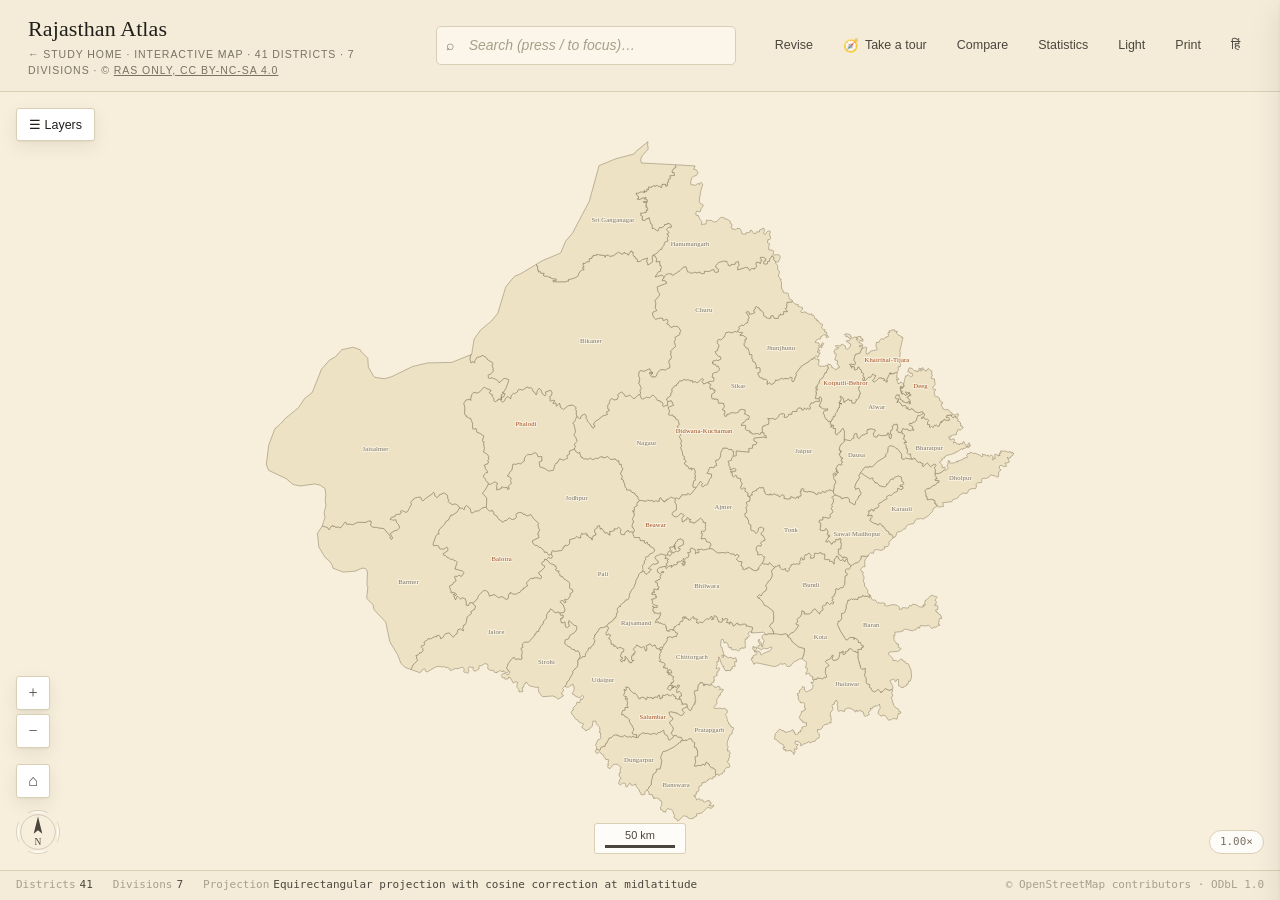
<file: map.html>
<!doctype html>
<!--
  ================================================================
    RAS Only — Rajasthan Atlas
    © 2025-2026 RAS Only · CC BY-NC-SA 4.0
    Canonical: https://thefundabox.github.io/Rajasthan-Atlas/
    Source:    https://github.com/thefundabox/Rajasthan-Atlas
    Serial:    RAS-2026-ATL-a7b3f9c2

    This atlas is licensed CC BY-NC-SA 4.0 — free for non-commercial
    use with visible attribution to RAS Only and a link back to the
    canonical URL above. Verbatim reappearance of this header,
    the /atlas/data/*.json _meta blocks, or feature-fact wordings
    on any other site is provable evidence of copying and a
    violation of the licence's attribution clause.

    Please attribute. If you find the atlas useful commercially,
    reach out via the GitHub repo for a licence.
  ================================================================
-->
<html lang="en">
<head>
  <meta charset="utf-8" />
  <meta name="viewport" content="width=device-width, initial-scale=1" />
  <meta name="author" content="RAS Only" />
  <meta name="copyright" content="© 2025-2026 RAS Only · CC BY-NC-SA 4.0" />
  <meta name="provenance-serial" content="RAS-2026-ATL-a7b3f9c2" />
  <link rel="canonical" href="https://thefundabox.github.io/Rajasthan-Atlas/" />
  <title>Rajasthan Atlas</title>
  <meta name="description" content="An interactive digital atlas of Rajasthan — 41 districts, protected areas, biosphere, and environment layers." />

  <link rel="stylesheet" href="atlas/ui/styles/theme.css" />
  <link rel="stylesheet" href="atlas/ui/styles/layout.css" />
  <link rel="stylesheet" href="atlas/ui/styles/print.css" />
  <link rel="stylesheet" href="atlas/ui/components/atlas.css" />
  <script type="module" src="atlas/core/Security.js"></script>
  <link rel="stylesheet" href="atlas/ui/components/components.css" />
  <link rel="stylesheet" href="atlas/ui/components/labels.css" />
  <link rel="stylesheet" href="atlas/ui/components/environment.css" />
  <link rel="stylesheet" href="atlas/ui/components/physical.css" />
  <link rel="stylesheet" href="atlas/ui/components/climate.css" />
  <link rel="stylesheet" href="atlas/ui/components/agriculture.css" />
  <link rel="stylesheet" href="atlas/ui/components/geology.css" />
  <link rel="stylesheet" href="atlas/ui/components/industry.css" />
  <link rel="stylesheet" href="atlas/ui/components/energy.css" />
  <link rel="stylesheet" href="atlas/ui/components/human_geography.css" />
  <link rel="stylesheet" href="atlas/ui/components/revision.css" />
  <link rel="stylesheet" href="atlas/ui/components/editorial.css" />
</head>
<body>

  <header class="a-header">
    <div>
      <h1><a href="./" style="color:inherit;text-decoration:none">Rajasthan Atlas</a></h1>
      <div class="subtitle"><a href="./" style="color:inherit;text-decoration:none" data-i18n="← Study Home">← Study Home</a> · <span data-i18n="Interactive Map">Interactive Map</span> · <span data-i18n="41 Districts">41 Districts</span> · <span data-i18n="7 Divisions">7 Divisions</span> · © <a href="./LICENSE" style="color:inherit" title="CC BY-NC-SA 4.0 — free for non-commercial use with attribution" data-i18n="RAS Only, CC BY-NC-SA 4.0">RAS Only, CC BY-NC-SA 4.0</a></div>
    </div>
    <div class="search-wrap">
      <div class="search">
        <span class="icon">⌕</span>
        <input type="search" data-i18n-placeholder="Search (press / to focus)…" placeholder="Search (press / to focus)…" spellcheck="false" autocomplete="off" aria-label="Search the atlas" />
        <button class="clear" aria-label="Clear search">×</button>
        <div class="search-results" role="listbox"></div>
      </div>
    </div>
    <!-- .h-nav populated by UIManager -->
  </header>

  <main class="a-map" aria-label="Map of Rajasthan"></main>

  <aside class="a-right" aria-label="Selection details">
    <div class="detail-slot"></div>
  </aside>

  <footer class="a-status" aria-live="polite">
    <div class="s-item"><span class="s-label">Loading…</span></div>
  </footer>

  <script type="module">
    import { Atlas } from './atlas/core/AtlasCore.js';
    import { t, getLang } from './atlas/core/i18n.js';
    // Translate any element carrying data-i18n / data-i18n-placeholder / data-i18n-title
    // before Atlas.boot builds the header nav (which reads the language too).
    for (const el of document.querySelectorAll('[data-i18n]')) {
      el.textContent = t(el.dataset.i18n);
    }
    for (const el of document.querySelectorAll('[data-i18n-placeholder]')) {
      el.setAttribute('placeholder', t(el.dataset.i18nPlaceholder));
    }
    for (const el of document.querySelectorAll('[data-i18n-title]')) {
      el.setAttribute('title', t(el.dataset.i18nTitle));
    }
    import './atlas/layers/TerrainLayer.js';
    import './atlas/layers/EnvironmentLayer.js';
    import './atlas/layers/HydrologyLayer.js';
    import './atlas/layers/ReliefLayer.js';
    import './atlas/layers/PhysiographyLayer.js';
    import './atlas/layers/LocatorInset.js';
    import './atlas/layers/ClimateLayer.js';
    import './atlas/layers/SoilLayer.js';
    import './atlas/layers/VegetationLayer.js';
    import './atlas/layers/AgricultureLayer.js';
    import './atlas/layers/IrrigationLayer.js';
    import './atlas/layers/WaterResourcesLayer.js';
    import './atlas/layers/GeologyLayer.js';
    import './atlas/layers/MineralsLayer.js';
    import './atlas/layers/MiningLayer.js';
    import './atlas/layers/IndustryLayer.js';
    import './atlas/layers/IndustrialSitesLayer.js';
    import './atlas/layers/HandicraftsLayer.js';
    import './atlas/layers/EnergyLayer.js';
    import './atlas/layers/PowerPlantsLayer.js';
    import './atlas/layers/PopulationLayer.js';
    import './atlas/layers/AdministrativeLayer.js';
    import './atlas/layers/HumanGeographyLayer.js';
    import './atlas/layers/LegendPanel.js';
    import './atlas/layers/DistrictProfile.js';
    import './atlas/layers/CustomContent.js';
    import './atlas/layers/RevisionDashboard.js';
    import './atlas/layers/CompareMode.js';
    import './atlas/layers/CalloutMode.js';
    import './atlas/layers/IntegrationTimeline.js';
    import './atlas/layers/DynastiesTimeline.js';
    import './atlas/layers/RelatedHighlighter.js';
    import './atlas/layers/RegionZoneHighlighter.js';
    import './atlas/layers/SelectionBreadcrumb.js';
    import './atlas/layers/MobileChrome.js';
    import './atlas/layers/MobileFeatureTooltip.js';
    import './atlas/layers/TourGuide.js';
    Atlas.boot(document.body);

    // Deep-link support for Study Home → Atlas navigation.
    // Reads ?preset=<mode> and ?feature=<id> from the URL and applies them
    // once the atlas is ready. Study Home links use these to jump users
    // straight to a topic view or a specific feature's detail card.
    Atlas.bus.on('atlas:ready', () => {
      const params = new URLSearchParams(location.search);
      const preset = params.get('preset');
      if (preset) setTimeout(() => Atlas.layers.setMode(preset), 80);
      // ?layers=layer-id-1,layer-id-2 — turn on specific layers (Study Home tiles
      // for content that doesn't have a corresponding preset mode).
      const layersParam = params.get('layers');
      if (layersParam) {
        setTimeout(() => {
          const ids = layersParam.split(',').map(s => s.trim()).filter(Boolean);
          for (const id of ids) {
            try { Atlas.layers.setVisible?.(id, true); } catch (_) {}
          }
        }, 120);
      }
      const feature = params.get('feature');
      if (feature) {
        // Custom layers load async via CustomContent — retry up to 2 s
        // in case the feature's layer is still registering when the
        // deep-link arrives (cold-start race).
        const tryResolve = (attempt = 0) => {
          for (const cfg of Atlas.layers.list()) {
            const f = Atlas.data.getFeature(cfg.id, feature);
            if (f) {
              try { Atlas.layers.setVisible?.(cfg.id, true); } catch (_) {}
              Atlas.interaction.select(cfg.id, feature, { zoom: true });
              return;
            }
          }
          if (attempt < 8) setTimeout(() => tryResolve(attempt + 1), 250);
        };
        setTimeout(tryResolve, 200);
      }
      // ?revise=1 — auto-open the Revision Dashboard overlay. The header
      // button [data-action="revision"] is injected by RevisionDashboard.js
      // during its own atlas:ready handler, so we retry a few times in
      // case it hasn't landed yet.
      if (params.get('revise')) {
        let tries = 0;
        const openRevise = () => {
          const btn = document.querySelector('button[data-action="revision"]');
          if (btn) { btn.click(); return; }
          if (++tries < 12) setTimeout(openRevise, 200);
        };
        setTimeout(openRevise, 200);
      }
    });
  </script>
</body>
</html>
</file>
<file: atlas/ui/styles/theme.css>
/* ============================================================================
 * Design tokens — the single source of truth for colour, typography, spacing.
 * NatGeo-inspired warm-neutral base; muted spot colours for cartographic
 * identity; expressive strokes over saturated fills.
 * ==========================================================================*/

:root {
  /* -- Paper and ink --------------------------------------------------- */
  --paper:            #f4ecd8;   /* main paper substrate — warm cream */
  --paper-warm:       #ede2c4;   /* deeper paper — used behind cards */
  --paper-tinted:     #faf3e0;   /* faint tint for panels */
  --card:             #ffffff;
  --card-quiet:       #fbf6e9;   /* subtle card background */
  --map-bg:           #f7efdb;   /* the map's canvas */
  --water:            #d6e5ed;   /* pale water shade */

  --ink:              #201f1c;
  --ink-2:            #4a463e;   /* body secondary */
  --ink-3:            #7a7263;   /* meta */
  --ink-4:            #a89f8b;   /* faint */
  --ink-inv:          #ffffff;

  --hair:             #d9cfb5;   /* hairline dividers */
  --rule:             #b5a685;   /* stronger rule */
  --stroke-district:  #7a6c4f;

  /* -- Accent / cartographic identity --------------------------------- */
  --accent:           #a04d1e;   /* burnt sienna — attention accent */
  --accent-soft:      #e8c7a0;
  --gold:             #b8892c;   /* UNESCO halo */
  --gold-soft:        #e9d69f;

  --sel:              #a04d1e;
  --sel-bg:           #f0d9bd;

  /* -- Cartographic symbology (aligned with atlas.css) ---------------- */
  --sym-np:           #2f5f3d;   /* National Park — dark forest green */
  --sym-np-soft:      #cfe1d3;
  --sym-tr:           #b95119;   /* Tiger Reserve — atlas orange */
  --sym-tr-soft:      #f4c9a4;
  --sym-wls:          #6e9860;   /* Wildlife Sanctuary — sage green */
  --sym-wls-soft:     #d4e5c9;
  --sym-ramsar:       #2c5da8;   /* Ramsar — atlas blue */
  --sym-ramsar-soft:  #c5d7ef;
  --sym-wetland:      #2e8a9c;   /* Wetland — teal */
  --sym-wetland-soft: #c1e0e5;
  --sym-biosphere:    #7a4a9c;
  --sym-biosphere-soft:#dccbe6;

  /* -- Division palette (subdued for choropleth) ---------------------- */
  --div-Ajmer:        #c4885a;
  --div-Bharatpur:    #9ab778;
  --div-Bikaner:      #d1b76a;
  --div-Jaipur:       #8ea1c1;
  --div-Jodhpur:      #c99a68;
  --div-Kota:         #a684b0;
  --div-Udaipur:      #7ba9a0;

  /* -- Typography ----------------------------------------------------- */
  --serif:            "Iowan Old Style","Palatino Linotype","Palatino","Book Antiqua",Georgia,"Times New Roman",serif;
  --sans:             -apple-system,BlinkMacSystemFont,"Segoe UI","SF Pro Text","Helvetica Neue","Inter",Arial,sans-serif;
  --mono:             ui-monospace,"SF Mono","Menlo","Consolas",monospace;
  --small-caps-letter-spacing: 0.09em;

  /* Type scale (based on 14px root). Named so intent is legible. */
  --t-hero:           28px;
  --t-title:          22px;
  --t-lede:           17px;
  --t-body:           14px;
  --t-small:          12.5px;
  --t-meta:           11px;
  --t-caps:           10.5px;

  /* -- Layout ---------------------------------------------------------- */
  --sp-1: 4px;   --sp-2: 8px;   --sp-3: 12px;  --sp-4: 16px;
  --sp-5: 20px;  --sp-6: 28px;  --sp-8: 40px;  --sp-10: 56px;

  --rad-sm: 3px;
  --rad-md: 5px;
  --rad-lg: 10px;
  --rad-pill: 999px;

  --shadow-card:      0 1px 2px rgba(32,31,28,0.05), 0 6px 18px rgba(32,31,28,0.08);
  --shadow-float:     0 2px 4px rgba(32,31,28,0.06), 0 10px 30px rgba(32,31,28,0.10);
  --shadow-tip:       0 3px 10px rgba(32,31,28,0.14);

  --focus-ring:       0 0 0 2px var(--card), 0 0 0 4px var(--accent);

  --motion-fast:      120ms;
  --motion-base:      180ms;
  --motion-slow:      260ms;
  --ease:             cubic-bezier(0.4, 0.0, 0.2, 1);

  /* Layer style hooks (used by generic Renderer). */
  --layer-districts-fill:   var(--paper-warm);
  --layer-districts-stroke: var(--stroke-district);
}

/* ---- Dark theme (evening reading) ---------------------------------- */
.theme-dark {
  --paper:            #17191d;
  --paper-warm:       #1c1f24;
  --paper-tinted:     #202329;
  --card:             #22262c;
  --card-quiet:       #1c1f24;
  --map-bg:           #191b1f;
  --water:            #253038;

  --ink:              #eee1c8;
  --ink-2:            #c4b89e;
  --ink-3:            #8b8371;
  --ink-4:            #63604e;

  --hair:             #33363d;
  --rule:             #4d4a3e;
  --stroke-district:  #8a7d5c;

  --accent:           #e6a25c;
  --accent-soft:      #4d3620;
  --gold:             #e5c67a;
  --gold-soft:        #4a3d1e;

  --sel:              #e6a25c;
  --sel-bg:           #4a3620;

  --sym-np-soft:      #26362a;
  --sym-tr-soft:      #46281a;
  --sym-wls-soft:     #2b3627;
  --sym-ramsar-soft:  #1e2c46;
  --sym-wetland-soft: #1c353b;
  --sym-biosphere-soft:#332644;

  --div-Ajmer:        #a06d46;
  --div-Bharatpur:    #6c8556;
  --div-Bikaner:      #98814b;
  --div-Jaipur:       #5a728e;
  --div-Jodhpur:      #a17148;
  --div-Kota:         #7d5f8a;
  --div-Udaipur:      #567a74;

  --shadow-card:      0 1px 3px rgba(0,0,0,0.5), 0 6px 20px rgba(0,0,0,0.5);
  --shadow-float:     0 2px 6px rgba(0,0,0,0.5), 0 12px 32px rgba(0,0,0,0.6);
  --shadow-tip:       0 3px 12px rgba(0,0,0,0.6);
}

/* ---- Print theme (paper mode) --------------------------------------- */
.theme-print {
  --paper:            #ffffff;
  --paper-warm:       #f7f7f2;
  --paper-tinted:     #ffffff;
  --card:             #ffffff;
  --card-quiet:       #f5f5f0;
  --map-bg:           #ffffff;
  --water:            #eaf0f3;

  --ink:              #111111;
  --ink-2:            #333333;
  --ink-3:            #666666;
  --ink-4:            #999999;

  --hair:             #cccccc;
  --rule:             #666666;
  --stroke-district:  #333333;

  --accent:           #333333;
  --accent-soft:      #eeeeee;
  --gold:             #877432;
  --gold-soft:        #eee5c9;

  --shadow-card:      none;
  --shadow-float:     none;
  --shadow-tip:       none;
}

/* ---- High-contrast (WCAG AAA) --------------------------------------- */
.theme-hc {
  --paper:            #000000;
  --paper-warm:       #0a0a0a;
  --paper-tinted:     #111111;
  --card:             #000000;
  --card-quiet:       #0f0f0f;
  --map-bg:           #000000;
  --water:            #002244;

  --ink:              #ffffff;
  --ink-2:            #ffff00;
  --ink-3:            #d9d9d9;
  --ink-4:            #999999;

  --hair:             #ffffff;
  --rule:             #ffffff;
  --stroke-district:  #ffffff;

  --accent:           #ffff00;
  --accent-soft:      #333300;
  --sel:              #ffff00;
  --sel-bg:           #666600;

  --sym-np:           #00ff66;
  --sym-tr:           #ff8800;
  --sym-wls:          #66ff33;
  --sym-ramsar:       #33ccff;
  --sym-wetland:      #00ffcc;
  --sym-biosphere:    #cc66ff;
  --gold:             #ffff00;
}
</file>
<file: atlas/ui/components/study.css>
/* ============================================================================
 *  Study Home — landing page for the atlas study companion.
 *  Editorial paper aesthetic; mobile-first; no map, no atlas chrome.
 * ==========================================================================*/

/* -- DESIGN.md palette — role accents on top of the editorial base --- */
:root {
  /* Slate (neutral, admin-like) */
  --slate-50:   #F8FAFC;
  --slate-100:  #F1F5F9;
  --slate-200:  #E2E8F0;
  --slate-300:  #CBD5E1;
  --slate-400:  #94A3B8;
  --slate-500:  #64748B;
  --slate-600:  #475569;
  --slate-700:  #334155;
  --slate-800:  #1E293B;
  --slate-900:  #0F172A;
  /* Indigo (primary study action — "student" in DESIGN.md) */
  --indigo-50:  #EEF2FF;
  --indigo-100: #E0E7FF;
  --indigo-300: #A5B4FC;
  --indigo-600: #4F46E5;
  --indigo-700: #4338CA;
  /* Emerald (structured success — "mentor" in DESIGN.md) */
  --emerald-50:  #ECFDF5;
  --emerald-100: #D1FAE5;
  --emerald-300: #6EE7B7;
  --emerald-600: #059669;
  --emerald-700: #047857;
  /* Amber (coaching / "almost right" — DESIGN.md §10) */
  --amber-50:  #FFFBEB;
  --amber-100: #FEF3C7;
  --amber-300: #FCD34D;
  --amber-500: #F59E0B;
  --amber-700: #B45309;
}

.study-body {
  margin: 0;
  padding: 0;
  background: var(--paper, #f4ecd8);
  color: var(--ink, #2d2823);
  font-family: var(--serif, "Iowan Old Style", "Palatino Linotype", "Book Antiqua", serif);
  min-height: 100vh;
  display: flex;
  flex-direction: column;
}

/* -- Header ------------------------------------------------------- */
.study-header {
  padding: 24px clamp(20px, 5vw, 48px) 16px;
  border-bottom: 1px solid var(--hair, rgba(0, 0, 0, 0.12));
  display: flex;
  justify-content: space-between;
  align-items: flex-end;
  gap: 20px;
  flex-wrap: wrap;
  background: var(--paper);
}
.study-brand h1 {
  margin: 0;
  font-family: var(--serif);
  font-size: clamp(28px, 4vw, 40px);
  font-weight: 500;
  letter-spacing: -0.02em;
  color: var(--ink);
}
.study-subtitle {
  margin-top: 4px;
  font-family: var(--sans, "Inter", "Helvetica Neue", Helvetica, Arial, sans-serif);
  font-size: 13px;
  color: var(--ink-3, #6d6558);
  font-style: italic;
}
.study-nav {
  display: flex;
  gap: 20px;
  align-items: center;
}
.study-nav a {
  color: var(--ink-2, #4a4438);
  text-decoration: none;
  font-family: var(--sans);
  font-size: 14px;
  padding: 6px 4px;
  border-bottom: 2px solid transparent;
  transition: color 0.15s, border-color 0.15s;
}
.study-nav a:hover { color: var(--ink); }
.study-nav a.active {
  color: var(--ink);
  border-bottom-color: var(--accent, #8b5a2b);
}
/* EN ⇄ हिं language toggle — mirrors the map header pill. */
.study-lang-toggle {
  font-family: var(--sans);
  font-size: 13px;
  line-height: 1;
  color: var(--ink-2, #4a4438);
  background: transparent;
  border: 1px solid var(--rule, #d9cfbf);
  border-radius: 999px;
  padding: 5px 11px;
  cursor: pointer;
  transition: color 0.15s, border-color 0.15s, background 0.15s;
}
.study-lang-toggle:hover {
  color: var(--ink);
  border-color: var(--accent, #8b5a2b);
}

/* -- Main ------------------------------------------------------- */
.study-main {
  max-width: 1180px;
  margin: 0 auto;
  padding: 40px clamp(20px, 5vw, 48px) 80px;
  flex: 1;
  width: 100%;
  box-sizing: border-box;
}

.study-hero {
  padding: 32px 0 24px;
  max-width: 720px;
  margin-bottom: 24px;
}
.study-hero-eyebrow {
  font-family: var(--sans);
  font-size: 11px;
  font-weight: 700;
  letter-spacing: 0.14em;
  color: var(--indigo-600);
  margin: 0 0 8px;
}
.study-hero-title {
  margin: 0;
  font-size: clamp(22px, 3vw, 32px);
  font-weight: 500;
  letter-spacing: -0.01em;
  color: var(--ink);
  max-width: 42ch;
  line-height: 1.25;
}
.study-hero-sub {
  margin: 12px 0 0;
  font-family: var(--sans);
  font-size: 15px;
  color: var(--ink-3);
  line-height: 1.5;
}
.study-hero-sub strong {
  color: var(--ink);
  font-weight: 500;
}

/* -- Role cards (DESIGN.md §15 landing card pattern) ------------- */
.role-cards {
  display: grid;
  grid-template-columns: repeat(auto-fit, minmax(230px, 1fr));
  gap: 16px;
  max-width: 980px;
  margin: 0 0 32px;
}
.role-card {
  display: block;
  padding: 22px 22px 20px;
  border-radius: 16px;
  border: 2px solid var(--slate-200);
  background: var(--card, #ffffff);
  text-decoration: none;
  color: inherit;
  box-shadow: 0 1px 2px rgba(15,23,42,0.04);
  transition: border-color 0.18s ease, box-shadow 0.18s ease, transform 0.18s ease;
  cursor: pointer;
  min-height: 200px;
  display: flex;
  flex-direction: column;
}
.role-card:hover {
  transform: translateY(-2px);
}
.role-card-icon {
  width: 48px; height: 48px;
  border-radius: 12px;
  display: inline-flex; align-items: center; justify-content: center;
  font-size: 24px;
  margin-bottom: 14px;
  line-height: 1;
}
.role-card-title {
  font-family: var(--serif);
  font-weight: 600;
  font-size: 18px;
  color: var(--slate-900);
  margin-bottom: 6px;
  line-height: 1.2;
}
.role-card-desc {
  margin: 0;
  font-family: var(--sans);
  font-size: 13px;
  color: var(--slate-500);
  line-height: 1.5;
  flex: 1;
}
.role-card-arrow {
  margin-top: 14px;
  font-family: var(--sans);
  font-size: 13px;
  font-weight: 600;
  opacity: 0.55;
  transition: opacity 0.15s;
}
.role-card:hover .role-card-arrow { opacity: 1; }

/* Indigo variant — Map (primary study action) */
.role-card--indigo .role-card-icon { background: var(--indigo-50); color: var(--indigo-700); }
.role-card--indigo .role-card-arrow { color: var(--indigo-600); }
.role-card--indigo:hover {
  border-color: var(--indigo-300);
  box-shadow: 0 10px 24px rgba(79,70,229,0.14);
}

/* Emerald variant — Districts (structured walk-through) */
.role-card--emerald .role-card-icon { background: var(--emerald-50); color: var(--emerald-700); }
.role-card--emerald .role-card-arrow { color: var(--emerald-600); }
.role-card--emerald:hover {
  border-color: var(--emerald-300);
  box-shadow: 0 10px 24px rgba(5,150,105,0.14);
}

/* Amber variant — Confusions (coaching / almost-right, DESIGN §10) */
.role-card--amber .role-card-icon { background: var(--amber-50); color: var(--amber-700); }
.role-card--amber .role-card-arrow { color: var(--amber-700); }
.role-card--amber:hover {
  border-color: var(--amber-300);
  box-shadow: 0 10px 24px rgba(217,119,6,0.16);
}

/* Slate variant — All topics (comprehensive catalog) */
.role-card--slate .role-card-icon { background: var(--slate-100); color: var(--slate-700); }
.role-card--slate .role-card-arrow { color: var(--slate-700); }
.role-card--slate:hover {
  border-color: var(--slate-400);
  box-shadow: 0 10px 24px rgba(15,23,42,0.10);
}

/* -- Secondary nav (less-frequent sections) --------------------- */
.study-secondary {
  display: flex;
  flex-wrap: wrap;
  gap: 20px 28px;
  padding: 12px 0 0;
  margin-bottom: 48px;
  font-family: var(--sans);
  font-size: 13px;
  border-top: 1px dashed var(--hair);
}
.study-secondary a {
  color: var(--slate-500);
  text-decoration: none;
  padding-top: 12px;
  border-bottom: 1px dotted transparent;
  transition: color 0.15s, border-color 0.15s;
}
.study-secondary a:hover {
  color: var(--slate-800);
  border-bottom-color: var(--slate-400);
}

/* -- Sub-view container (hash-routed) --------------------------- */
.study-view { display: none; }
.study-view.is-active { display: block; }
.subview-back {
  display: inline-flex;
  align-items: center;
  gap: 6px;
  padding: 8px 14px;
  margin-bottom: 24px;
  border-radius: 10px;
  border: 1px solid var(--slate-200);
  background: var(--card, #fff);
  color: var(--slate-700);
  text-decoration: none;
  font-family: var(--sans);
  font-size: 13px;
  font-weight: 600;
  transition: background 0.15s, border-color 0.15s;
}
.subview-back:hover {
  background: var(--slate-50);
  border-color: var(--slate-300);
}

/* Home view: hide sub-view container. Sub-view: hide hero, role cards, secondary. */
body.view-home #subview-container { display: none; }
body.view-sub #role-cards,
body.view-sub #secondary-nav,
body.view-sub .study-hero { display: none; }

/* Dark theme accent overrides */
.theme-dark {
  --slate-50:  #1a1a1e;
  --slate-100: #26262a;
  --slate-200: #3a3a3e;
  --slate-300: #4a4a4e;
  --slate-400: #6a6a6e;
  --slate-500: #8a8a8e;
  --slate-700: #c4c4c8;
  --slate-800: #dcdce0;
  --slate-900: #e8e2d3;
}
.theme-dark .role-card { background: #2b2820; border-color: #3a3a3e; }

/* -- Section shell ---------------------------------------------- */
.study-section {
  margin-bottom: 56px;
}
.study-section-head {
  margin-bottom: 20px;
}
.study-section-head h2 {
  margin: 0;
  font-family: var(--serif);
  font-size: 22px;
  font-weight: 500;
  letter-spacing: 0.02em;
  color: var(--ink);
}
.study-section-hint {
  margin: 6px 0 0;
  font-family: var(--sans);
  font-size: 13px;
  color: var(--ink-3);
  font-style: italic;
}

/* -- Topic grid ------------------------------------------------- */
.topic-grid {
  display: grid;
  grid-template-columns: repeat(auto-fill, minmax(280px, 1fr));
  gap: 12px;
}
.topic-card {
  display: flex;
  align-items: center;
  gap: 14px;
  padding: 16px 18px;
  background: var(--card, #faf5e7);
  border: 1px solid var(--hair);
  border-radius: 8px;
  text-decoration: none;
  color: inherit;
  transition: border-color 0.15s, transform 0.15s, box-shadow 0.15s;
  cursor: pointer;
}
.topic-card:hover {
  border-color: var(--accent, #8b5a2b);
  transform: translateY(-1px);
  box-shadow: 0 3px 12px rgba(0, 0, 0, 0.06);
}
.topic-icon {
  font-size: 26px;
  line-height: 1;
  flex-shrink: 0;
  width: 34px;
  text-align: center;
}
.topic-body {
  flex: 1;
  min-width: 0;
}
.topic-title {
  margin: 0;
  font-family: var(--serif);
  font-size: 16px;
  font-weight: 500;
  color: var(--ink);
  letter-spacing: 0;
}
.topic-blurb {
  margin: 2px 0 0;
  font-family: var(--sans);
  font-size: 12px;
  color: var(--ink-3);
  line-height: 1.4;
  overflow: hidden;
  text-overflow: ellipsis;
  display: -webkit-box;
  -webkit-line-clamp: 2;
  -webkit-box-orient: vertical;
}
.topic-meta {
  margin-top: 4px;
  font-family: var(--sans);
  font-size: 11px;
  color: var(--ink-4, #948a7d);
  letter-spacing: 0.03em;
  text-transform: uppercase;
}
.topic-arrow {
  color: var(--ink-4);
  font-size: 18px;
  flex-shrink: 0;
  transition: color 0.15s, transform 0.15s;
}
.topic-card:hover .topic-arrow {
  color: var(--accent, #8b5a2b);
  transform: translateX(2px);
}

/* -- Records grid ----------------------------------------------- */
.record-grid {
  display: grid;
  grid-template-columns: repeat(auto-fill, minmax(220px, 1fr));
  gap: 10px;
}
.record-card {
  display: block;
  padding: 14px 16px;
  background: var(--card);
  border: 1px solid var(--hair);
  border-radius: 6px;
  text-decoration: none;
  color: inherit;
  transition: border-color 0.15s, transform 0.15s;
}
.record-card:hover {
  border-color: var(--accent, #8b5a2b);
  transform: translateY(-1px);
}
.record-label {
  font-family: var(--sans);
  font-size: 10.5px;
  letter-spacing: 0.14em;
  text-transform: uppercase;
  color: var(--ink-3);
  margin-bottom: 6px;
}
.record-big {
  font-family: var(--serif);
  font-size: 20px;
  font-weight: 500;
  color: var(--ink);
  line-height: 1.15;
}
.record-sub {
  font-family: var(--sans);
  font-size: 13px;
  color: var(--accent, #8b5a2b);
  margin-top: 4px;
  font-weight: 500;
}
.record-foot {
  font-family: var(--sans);
  font-size: 11px;
  color: var(--ink-4);
  margin-top: 6px;
  line-height: 1.4;
}

/* -- State symbols --------------------------------------------- */
.symbol-grid {
  display: grid;
  grid-template-columns: repeat(auto-fill, minmax(240px, 1fr));
  gap: 10px;
}
.symbol-card {
  display: flex;
  gap: 12px;
  padding: 12px 14px;
  background: var(--card);
  border: 1px solid var(--hair);
  border-radius: 6px;
  align-items: flex-start;
}
.symbol-icon {
  font-size: 24px;
  line-height: 1;
  flex-shrink: 0;
  margin-top: 2px;
}
.symbol-body {
  flex: 1;
  min-width: 0;
}
.symbol-label {
  font-family: var(--sans);
  font-size: 10.5px;
  letter-spacing: 0.14em;
  text-transform: uppercase;
  color: var(--ink-3);
  display: flex;
  align-items: center;
  gap: 6px;
}
.symbol-year {
  font-size: 10px;
  letter-spacing: 0.05em;
  padding: 1px 5px;
  border: 1px solid var(--hair);
  border-radius: 8px;
  color: var(--ink-4);
  font-weight: 500;
  text-transform: none;
}
.symbol-name {
  font-family: var(--serif);
  font-size: 17px;
  font-weight: 500;
  color: var(--ink);
  line-height: 1.15;
  margin-top: 2px;
}
.symbol-sub {
  font-family: var(--sans);
  font-size: 12px;
  color: var(--accent, #8b5a2b);
  margin-top: 2px;
  font-style: italic;
}
.symbol-foot {
  font-family: var(--sans);
  font-size: 11.5px;
  color: var(--ink-3);
  margin-top: 6px;
  line-height: 1.45;
}

/* -- Commonly confused ----------------------------------------- */
.confusion-filters {
  display: flex;
  flex-wrap: wrap;
  gap: 6px;
  margin-top: 10px;
}
.confusion-filter {
  padding: 4px 10px;
  background: transparent;
  border: 1px solid var(--hair);
  border-radius: 14px;
  font-family: var(--sans);
  font-size: 11.5px;
  color: var(--ink-2);
  cursor: pointer;
  transition: background 0.15s, border-color 0.15s, color 0.15s;
  display: inline-flex;
  align-items: center;
  gap: 6px;
}
.confusion-filter:hover { border-color: var(--accent, #8b5a2b); color: var(--ink); }
.confusion-filter.is-active {
  background: var(--accent, #8b5a2b);
  border-color: var(--accent, #8b5a2b);
  color: white;
}
.confusion-filter-count {
  font-size: 10px;
  padding: 0 4px;
  border-radius: 6px;
  background: var(--paper);
  color: var(--ink-3);
}
.confusion-filter.is-active .confusion-filter-count { background: rgba(255,255,255,0.22); color: white; }

.confusion-grid {
  display: grid;
  grid-template-columns: repeat(auto-fill, minmax(340px, 1fr));
  gap: 12px;
}
.confusion-card {
  padding: 14px 16px;
  background: var(--card);
  border: 1px solid var(--hair);
  border-radius: 6px;
}
.confusion-head {
  margin-bottom: 8px;
}
.confusion-cat {
  font-family: var(--sans);
  font-size: 10px;
  letter-spacing: 0.14em;
  text-transform: uppercase;
  color: var(--ink-3);
  padding: 2px 8px;
  background: var(--paper);
  border-radius: 10px;
}
.confusion-body {
  display: grid;
  grid-template-columns: 1fr auto 1fr;
  gap: 10px;
  align-items: start;
}
.confusion-side {
  min-width: 0;
}
.confusion-name {
  font-family: var(--serif);
  font-size: 14.5px;
  font-weight: 500;
  color: var(--ink);
  line-height: 1.2;
  margin-bottom: 4px;
}
.confusion-name a {
  color: inherit;
  text-decoration: none;
  border-bottom: 1px dotted var(--accent, #8b5a2b);
}
.confusion-name a:hover { color: var(--accent, #8b5a2b); }
.confusion-dist {
  margin: 0;
  font-family: var(--sans);
  font-size: 11.5px;
  color: var(--ink-2);
  line-height: 1.45;
}
.confusion-vs {
  font-family: var(--serif);
  font-size: 12px;
  font-style: italic;
  color: var(--ink-4);
  padding-top: 4px;
}
.confusion-key {
  margin-top: 10px;
  padding-top: 10px;
  border-top: 1px solid var(--hair);
  font-family: var(--sans);
  font-size: 12px;
  color: var(--ink);
  line-height: 1.45;
}
.confusion-key strong {
  color: var(--accent, #8b5a2b);
  font-weight: 600;
}

/* -- Chain strips ----------------------------------------------- */
.chain-list {
  display: flex;
  flex-direction: column;
  gap: 20px;
}
.chain-wrap {
  padding: 16px 18px;
  background: var(--card);
  border: 1px solid var(--hair);
  border-radius: 8px;
}
.chain-title {
  margin: 0 0 12px;
  font-family: var(--sans);
  font-size: 12px;
  letter-spacing: 0.12em;
  text-transform: uppercase;
  color: var(--ink-3);
  font-weight: 500;
}
.chain-strip {
  display: flex;
  flex-wrap: wrap;
  align-items: center;
  gap: 8px 6px;
}
.chain-pill {
  padding: 6px 12px;
  background: var(--paper);
  border: 1px solid var(--hair);
  border-radius: 20px;
  text-decoration: none;
  color: var(--ink);
  font-family: var(--serif);
  font-size: 13.5px;
  transition: background 0.15s, border-color 0.15s, color 0.15s;
}
.chain-pill:hover {
  background: var(--accent, #8b5a2b);
  border-color: var(--accent, #8b5a2b);
  color: white;
}
.chain-arrow {
  color: var(--ink-4);
  font-size: 14px;
  font-weight: 300;
}

/* -- Footer ----------------------------------------------------- */
.study-footer {
  border-top: 1px solid var(--hair);
  padding: 20px clamp(20px, 5vw, 48px);
  background: var(--card);
}
.study-footer-inner {
  max-width: 1180px;
  margin: 0 auto;
  font-family: var(--sans);
  font-size: 12px;
  color: var(--ink-3);
  line-height: 1.5;
}
.study-footer p { margin: 4px 0; }
.study-footer-copyright {
  margin-top: 10px !important;
  padding-top: 10px;
  border-top: 1px solid var(--hair);
  font-size: 11.5px;
  color: var(--ink-4);
}
.study-footer a {
  color: var(--ink-2);
  text-decoration: underline;
  text-decoration-color: var(--hair);
}
.study-footer a:hover { color: var(--accent, #8b5a2b); }

/* -- Mobile tweaks ---------------------------------------------- */
@media (max-width: 600px) {
  .study-header {
    padding: 16px 20px 12px;
  }
  .study-nav {
    gap: 14px;
  }
  .study-brand h1 { font-size: 24px; }
  .study-subtitle { font-size: 12px; }
  .study-hero { padding: 16px 0 24px; margin-bottom: 24px; }
  .study-hero-title { font-size: 20px; }
  .study-hero-sub { font-size: 14px; }
  .study-section { margin-bottom: 40px; }
  .topic-grid { grid-template-columns: 1fr; }
  .record-grid { grid-template-columns: repeat(2, 1fr); }
  .symbol-grid { grid-template-columns: 1fr; }
  .confusion-grid { grid-template-columns: 1fr; }
  .confusion-body { grid-template-columns: 1fr; }
  .confusion-vs { text-align: center; padding: 4px 0; }
  .chain-title { font-size: 11px; }
  .chain-pill { font-size: 12.5px; padding: 5px 10px; }
}

/* Dark theme */
.theme-dark .study-body { background: #1e1e21; color: #e8e2d3; }
.theme-dark .study-header,
.theme-dark .study-footer { background: #26251f; }
.theme-dark .topic-card,
.theme-dark .record-card,
.theme-dark .symbol-card,
.theme-dark .confusion-card,
.theme-dark .chain-wrap { background: #2b2820; border-color: #3a3a3e; }
.theme-dark .symbol-year,
.theme-dark .confusion-filter,
.theme-dark .confusion-key { border-color: #3a3a3e; }
.theme-dark .confusion-cat,
.theme-dark .confusion-filter-count { background: #1e1e21; }
.theme-dark .chain-pill { background: #1e1e21; border-color: #3a3a3e; color: #e8e2d3; }

/* ── District directory ────────────────────────────────────────── */
.district-directory {
  display: flex; flex-direction: column;
  gap: 28px;
}
.division-group {}
.division-head {
  display: flex; justify-content: space-between; align-items: baseline;
  border-bottom: 1px solid var(--hair);
  padding-bottom: 6px;
  margin-bottom: 12px;
}
.division-name {
  font-family: var(--serif);
  font-size: 15px; font-weight: 500;
  color: var(--ink);
  letter-spacing: 0.02em;
}
.division-count {
  font-family: var(--sans);
  font-size: 11px;
  color: var(--ink-3);
  text-transform: uppercase;
  letter-spacing: 0.12em;
}
.district-grid {
  display: grid;
  grid-template-columns: repeat(auto-fill, minmax(220px, 1fr));
  gap: 10px;
}
.district-chip {
  display: flex; flex-direction: column;
  gap: 3px;
  padding: 10px 12px;
  background: var(--card);
  border: 1px solid var(--hair);
  border-radius: var(--rad-md);
  color: var(--ink);
  text-decoration: none;
  transition: background var(--motion-fast), border-color var(--motion-fast), transform var(--motion-fast);
}
.district-chip:hover {
  background: var(--card-quiet);
  border-color: var(--ink-4);
  transform: translateY(-1px);
}
.district-name {
  font-family: var(--serif);
  font-size: 14px;
  color: var(--ink);
}
.district-new-tag {
  display: inline-block;
  font-family: var(--sans);
  font-size: 10px;
  padding: 1px 5px;
  margin-left: 4px;
  background: var(--sel-bg, #f3ead0);
  color: var(--sel, #8a5a24);
  border-radius: 3px;
  letter-spacing: 0.06em;
  vertical-align: middle;
}
.district-meta {
  font-family: var(--sans);
  font-size: 11px;
  color: var(--ink-3);
  letter-spacing: 0.02em;
}

/* ============================================================
   Landing hero (index.html .study-hero-lead) — an auto-running
   preview of the atlas that cycles three steps, with the four
   role cards below. Scene state on .hl-stage[data-scene="0..2"],
   advanced by StudyHome.js wireDemo().
   ============================================================ */
.study-hero-lead{
  --dstroke:#c9ba95; --dshadow:rgba(74,58,28,.14);
  display:grid;grid-template-columns:1.02fr 1.28fr;gap:clamp(24px,4vw,58px);
  align-items:center;max-width:1160px;margin:6px auto 8px;
}
@media (prefers-color-scheme:dark){.study-hero-lead{--dstroke:#3d424b;--dshadow:rgba(0,0,0,.4)}}
:root[data-theme="dark"] .study-hero-lead{--dstroke:#3d424b;--dshadow:rgba(0,0,0,.4)}
:root[data-theme="light"] .study-hero-lead{--dstroke:#c9ba95;--dshadow:rgba(74,58,28,.14)}
.hl-eyebrow{font-family:var(--sans);font-size:12px;letter-spacing:.22em;text-transform:uppercase;color:var(--accent);font-weight:600;margin:0 0 16px}
.hl-head{font-family:var(--serif);font-weight:600;font-size:clamp(32px,4.4vw,58px);line-height:1.03;letter-spacing:-.01em;margin:0 0 18px;color:var(--ink);text-wrap:balance}
.hl-head em{font-style:italic;color:var(--accent)}
.hl-sub{font-size:clamp(15px,1.4vw,17px);line-height:1.6;color:var(--ink-2);max-width:46ch;margin:0 0 26px;font-family:var(--sans)}
.hl-ctas{display:flex;gap:12px;flex-wrap:wrap;margin-bottom:28px}
.hl-btn{font-family:var(--sans);font-size:15px;font-weight:600;border-radius:26px;padding:12px 22px;text-decoration:none;display:inline-flex;align-items:center;gap:8px;border:1px solid transparent;transition:transform .15s,filter .15s}
.hl-btn:hover{transform:translateY(-1px)}
.hl-btn-primary{background:var(--accent);color:#fff}
.hl-btn-primary:hover{filter:brightness(1.06)}
.hl-btn-ghost{background:transparent;color:var(--ink);border-color:var(--hair)}
.hl-facts{display:flex;gap:24px;flex-wrap:wrap;border-top:1px solid var(--hair);padding-top:20px}
.hl-fact b{font-family:var(--serif);font-size:25px;font-weight:600;color:var(--ink);display:block;line-height:1;font-variant-numeric:tabular-nums}
.hl-fact span{font-family:var(--sans);font-size:11px;letter-spacing:.06em;text-transform:uppercase;color:var(--ink-3);display:block;margin-top:6px}
/* Frame */
.hl-frame{background:var(--card);border:1px solid var(--hair);border-radius:16px;overflow:hidden;box-shadow:0 24px 58px var(--dshadow)}
.hl-bar{display:flex;align-items:center;gap:6px;padding:11px 14px;border-bottom:1px solid var(--hair);background:var(--card-quiet)}
.hl-bar i{width:9px;height:9px;border-radius:50%;background:var(--ink-4);opacity:.55}
.hl-bar i:nth-child(1){background:#e0655a}.hl-bar i:nth-child(2){background:#e0a94b}.hl-bar i:nth-child(3){background:#5aa469}
.hl-url{margin-left:10px;font-family:var(--sans);font-size:11px;color:var(--ink-3)}
.hl-stage{position:relative;background:var(--paper-tinted);padding:14px 18px 0;aspect-ratio:620/520;overflow:hidden}
.rajmap{width:100%;height:100%;display:block}
.rajmap .d{fill:var(--paper-warm);stroke:var(--dstroke);stroke-width:.9;stroke-linejoin:round}
.rajmap .jaipur{fill:var(--paper-warm);stroke:var(--dstroke);stroke-width:.9;stroke-linejoin:round;transition:fill .5s,stroke .5s}
.hl-stage:not([data-scene="0"]) .jaipur{fill:var(--accent-soft);stroke:var(--accent);stroke-width:1.3}
.layer-rivers,.layer-crops{opacity:0;transition:opacity .6s}
.hl-stage[data-scene] .layer-rivers,.hl-stage[data-scene] .layer-crops{opacity:1}
.hl-stage[data-scene="1"] .layer-rivers,.hl-stage[data-scene="2"] .layer-rivers,.hl-stage[data-scene="1"] .layer-crops,.hl-stage[data-scene="2"] .layer-crops{opacity:.26}
.layer-rivers .rv{fill:none;stroke:#3d84c6;stroke-width:1.6;stroke-linecap:round;stroke-linejoin:round}
.layer-crops .crop{font-size:14px;text-anchor:middle;dominant-baseline:central}
.pin{opacity:0;transition:opacity .4s}
.hl-stage:not([data-scene="0"]) .pin{opacity:1}
.pin-dot{fill:var(--accent);stroke:#fff;stroke-width:1.5}
.pin-halo{fill:var(--accent);opacity:.16;animation:hlHalo 1.6s ease-out infinite}
@keyframes hlHalo{0%{r:8;opacity:.28}100%{r:20;opacity:0}}
/* Layers panel (scene 0) */
.demo-layers{position:absolute;left:18px;top:16px;width:min(52%,196px);background:var(--card);border:1px solid var(--hair);border-radius:11px;padding:10px 13px;box-shadow:0 12px 30px var(--dshadow);transform:translateX(-140%);opacity:0;transition:transform .5s cubic-bezier(.2,.9,.3,1),opacity .4s}
.hl-stage[data-scene="0"] .demo-layers{transform:translateX(0);opacity:1}
.demo-layers .dl-h{font-family:var(--sans);font-size:9px;letter-spacing:.12em;text-transform:uppercase;color:var(--ink-3);margin-bottom:8px}
.demo-layers .dl-row{display:flex;align-items:center;justify-content:space-between;font-family:var(--sans);font-size:12px;color:var(--ink-2);padding:4px 0}
.demo-layers .sw{width:28px;height:16px;border-radius:9px;background:var(--ink-4);position:relative;flex:none}
.demo-layers .sw.on{background:var(--accent)}
.demo-layers .sw::after{content:"";position:absolute;top:2px;left:2px;width:12px;height:12px;border-radius:50%;background:#fff}
.demo-layers .sw.on::after{left:14px}
/* Language chip */
.chip-hi{position:absolute;top:16px;right:18px;font-family:var(--sans);font-size:12px;font-weight:700;padding:4px 11px;border-radius:16px;background:var(--card);color:var(--ink-3);border:1px solid var(--hair);box-shadow:0 4px 12px var(--dshadow);transition:background .4s,color .4s}
.hl-stage[data-scene="2"] .chip-hi{background:var(--accent);color:#fff;border-color:transparent}
.chip-hi .lc-hi{display:none}.hl-stage[data-scene="2"] .chip-hi .lc-en{display:none}.hl-stage[data-scene="2"] .chip-hi .lc-hi{display:inline}
/* Mini profile card (scenes 1–2) */
.mini{position:absolute;left:18px;bottom:52px;width:min(58%,232px);background:var(--card);border:1px solid var(--hair);border-radius:11px;padding:12px 14px;box-shadow:0 12px 30px var(--dshadow);transform:translateX(-140%);opacity:0;transition:transform .5s cubic-bezier(.2,.9,.3,1),opacity .4s}
.hl-stage:not([data-scene="0"]) .mini{transform:translateX(0);opacity:1}
.mini-k{font-family:var(--sans);font-size:9px;letter-spacing:.12em;text-transform:uppercase;color:var(--ink-3)}
.mini-t{font-family:var(--serif);font-size:19px;font-weight:600;color:var(--ink);margin:2px 0 9px}
.mini-row{display:flex;flex-direction:column;gap:6px}
.mini-pill{align-self:flex-start;font-family:var(--sans);font-size:10px;padding:2px 9px;border-radius:14px;background:var(--accent-soft);color:var(--accent);border:1px solid var(--accent)}
.mini-stat{font-family:var(--sans);font-size:11px;color:var(--ink-2);font-variant-numeric:tabular-nums}
.mini .hi-body{display:none}.hl-stage[data-scene="2"] .mini .en-body{display:none}.hl-stage[data-scene="2"] .mini .hi-body{display:flex}
/* Tour caption bar */
.hl-tourbar{position:absolute;left:0;right:0;bottom:0;display:flex;align-items:center;justify-content:space-between;gap:12px;padding:11px 18px;background:linear-gradient(to top,var(--card) 62%,transparent);border-top:1px solid var(--hair)}
.hl-cap{font-family:var(--sans);font-size:13px;font-weight:500;color:var(--ink)}
.hl-cap>span{display:none}.hl-cap b{color:var(--accent);font-weight:700;margin-right:7px}
.hl-stage[data-scene="0"] .hl-cap .c0,.hl-stage[data-scene="1"] .hl-cap .c1,.hl-stage[data-scene="2"] .hl-cap .c2{display:inline}
.hl-dots{display:flex;gap:7px}.hl-dots i{width:7px;height:7px;border-radius:50%;background:var(--ink-4);opacity:.5;transition:all .3s}
.hl-stage[data-scene="0"] .hl-dots i:nth-child(1),.hl-stage[data-scene="1"] .hl-dots i:nth-child(2),.hl-stage[data-scene="2"] .hl-dots i:nth-child(3){background:var(--accent);opacity:1;transform:scale(1.35)}
@media (prefers-reduced-motion:reduce){
  .layer-rivers,.layer-crops,.mini,.demo-layers,.jaipur,.pin,.chip-hi{transition:none!important;animation:none!important}
}
@media (max-width:820px){
  .study-hero-lead{grid-template-columns:1fr;gap:26px;margin-bottom:22px}
}

/* ============================================================
   Landing section lead — gives the auto-run hero room to breathe
   and introduces the four role cards with an editorial heading.
   ============================================================ */
.study-hero-lead { margin-bottom: 0; }          /* spacing handled by .ways-lead */
.ways-lead {
  max-width: 1160px;
  margin: clamp(44px, 6vw, 76px) auto 24px;     /* generous gap below the hero */
}
.ways-kicker {
  display: block;
  font-family: var(--sans);
  font-size: 12px; font-weight: 700; letter-spacing: 0.18em; text-transform: uppercase;
  color: var(--accent);
  margin: 0 0 10px;
}
.ways-title {
  font-family: var(--serif);
  font-size: clamp(24px, 3vw, 34px); font-weight: 600; letter-spacing: -0.01em;
  line-height: 1.15; color: var(--ink); margin: 0; text-wrap: balance;
}
/* Align the role-card grid to the hero width and centre it. */
.role-cards { max-width: 1160px; margin: 0 auto 40px; gap: 18px; }
/* Hide the lead when a sub-view is open (mirrors #role-cards). */
body.view-sub #ways-lead { display: none; }
@media (max-width: 820px) { .ways-lead { margin-top: 32px; } }
</file>
<file: atlas/ui/styles/layout.css>
/* ============================================================================
 * Layout — the map is the whole page. Chrome floats over it or reveals on demand.
 * ==========================================================================*/

*, *::before, *::after { box-sizing: border-box; }

html, body {
  margin: 0;
  height: 100%;
  overflow: hidden;
  background: var(--paper);
  color: var(--ink);
  font-family: var(--sans);
  font-size: var(--t-body);
  line-height: 1.5;
  -webkit-font-smoothing: antialiased;
  text-rendering: optimizeLegibility;
}

/* Grid: header on top, map fills the rest. Right rail is a slide-in overlay,
   not a permanent column. Legacy .a-left / .a-toolbar remain in the DOM but
   are hidden — their content is delivered via floating overlays. */
body {
  display: grid;
  grid-template-columns: 1fr;
  grid-template-rows: auto 1fr auto;
  grid-template-areas:
    "header"
    "map"
    "status";
}

.a-header { grid-area: header; }
.a-map    { grid-area: map; overflow: hidden; position: relative; background: var(--map-bg); }
.a-status { grid-area: status; }

/* Non-essential chrome grid areas — hidden by default, resurfaced as popovers. */
.a-toolbar, .a-left { display: none; }

/* -- Header ------------------------------------------------------------ */
.a-header {
  display: flex;
  align-items: center;
  gap: var(--sp-6);
  padding: var(--sp-3) var(--sp-6);
  background: var(--paper);
  border-bottom: 1px solid var(--hair);
  position: relative; z-index: 20;
}
.a-header h1 {
  margin: 0;
  font-family: var(--serif);
  font-weight: 500;
  font-size: 22px;
  letter-spacing: 0.005em;
  color: var(--ink);
}
.a-header .subtitle {
  color: var(--ink-3);
  font-size: var(--t-caps);
  letter-spacing: var(--small-caps-letter-spacing);
  text-transform: uppercase;
  margin-top: 2px;
}
.a-header .h-nav {
  margin-left: auto;
  display: flex;
  gap: var(--sp-2);
  align-items: center;
}
/* Language toggle in the header — a compact pill that shows the OPPOSITE
 * language (i.e. what a click would switch to). Persists via localStorage
 * and reloads the page. */
.a-header .h-btn.h-lang {
  min-width: 32px;
  text-align: center;
  font-family: var(--sans);
  font-weight: 500;
  letter-spacing: 0.02em;
}
.a-header .h-btn.h-lang[aria-pressed="true"] {
  background: var(--sel-bg);
  border-color: var(--sel);
  color: var(--ink);
}
.a-header .search-wrap { flex: 0 0 300px; }

/* -- Right rail — slide-in feature panel ------------------------------- */
.a-right {
  position: fixed;
  top: 0; right: 0; bottom: 0;
  width: min(440px, 90vw);
  background: var(--card);
  border-left: 1px solid var(--hair);
  box-shadow: var(--shadow-float);
  padding: 0;
  overflow-y: auto;
  overflow-x: hidden;
  overscroll-behavior: contain;
  -webkit-overflow-scrolling: touch;
  scrollbar-width: thin;
  scrollbar-color: var(--ink-4) transparent;
  transform: translateX(100%);
  transition: transform var(--motion-base) var(--ease);
  z-index: 30;
}
.a-right::-webkit-scrollbar { width: 8px; }
.a-right::-webkit-scrollbar-thumb { background: var(--ink-4); border-radius: 4px; }
.a-right::-webkit-scrollbar-track { background: transparent; }
.a-right.open { transform: translateX(0); }
.a-right .close-btn {
  position: sticky; top: 0;
  background: linear-gradient(to bottom, var(--card) 60%, transparent 100%);
  display: flex; justify-content: flex-end;
  padding: var(--sp-3) var(--sp-4) 0;
  z-index: 5;
}
.a-right .close-btn button {
  background: none; border: 0; cursor: pointer;
  color: var(--ink-3); font-size: 20px; line-height: 1;
  padding: 4px 8px; border-radius: var(--rad-sm);
  transition: background var(--motion-fast);
}
.a-right .close-btn button:hover { background: var(--card-quiet); color: var(--ink); }

.a-right .detail-slot { padding: 0 var(--sp-5) var(--sp-6); }

/* -- Status bar -------------------------------------------------------- */
.a-status {
  background: var(--paper);
  border-top: 1px solid var(--hair);
  padding: 6px var(--sp-4);
  font-family: var(--mono);
  font-size: var(--t-meta);
  color: var(--ink-3);
  display: flex;
  gap: var(--sp-5);
  align-items: center;
  height: 30px;
}
.a-status .s-item { display: flex; gap: 4px; align-items: center; }
.a-status .s-label { color: var(--ink-4); }
.a-status .s-value { color: var(--ink-2); }
.a-status .spacer  { flex: 1; }

/* -- Print ------------------------------------------------------------- */
@media print {
  body { grid-template-rows: auto 1fr auto; overflow: visible; height: auto; }
  .a-map { min-height: 80vh; break-inside: avoid; }
  .a-right { display: none !important; }
  .a-status { border-top: 1px solid #000; color: #000; }
}

/* -- Mobile ------------------------------------------------------------ */
@media (max-width: 700px) and (min-width: 641px) {
  /* Tablet-ish narrow: keep the old behaviour of wrapping the search
   * onto its own row while everything else stays desktop-shaped. */
  .a-header { padding: var(--sp-2) var(--sp-3); flex-wrap: wrap; }
  .a-header .search-wrap { flex: 1 1 100%; margin-top: var(--sp-2); }
  .a-right { width: 100vw; }
}

/* ── True mobile (≤ 640 px): the atlas becomes a Google-Maps-style app ──
 * Compact 56 px header, full-bleed map, bottom-sheet detail panel with
 * three snap heights, FAB stack for primary actions. Everything below
 * activates ONLY under the breakpoint so desktop is untouched. */
@media (max-width: 640px) {
  /* Ensure the outer grid still fits — no status bar row on mobile. */
  body {
    grid-template-rows: auto 1fr;
    grid-template-areas: "header" "map";
  }
  .a-status { display: none !important; }

  /* Compact header — 56 px, brand + hamburger + search icon */
  .a-header {
    height: 56px;
    padding: 0 12px;
    gap: 8px;
    flex-wrap: nowrap;
    align-items: center;
  }
  .a-header > div:first-child {
    flex: 1;
    min-width: 0;
    display: flex; align-items: center; gap: 10px;
  }
  .a-header h1 {
    font-size: 17px;
    letter-spacing: -0.005em;
    white-space: nowrap;
    overflow: hidden;
    text-overflow: ellipsis;
  }
  .a-header h1 a { color: inherit; text-decoration: none; }
  .a-header .subtitle { display: none; }
  .a-header .h-nav { display: none; }
  .a-header .search-wrap { display: none; }

  /* Bottom sheet — .a-right becomes a bottom-anchored sheet on mobile.
   * The sheet's height is driven inline by MobileChrome.js's sheet
   * driver per snap (peek/half/full) because in this codebase's CSS
   * ordering, the base .a-right rule's max-height/transform couldn't
   * be overridden from a mobile @media block — inline `height` +
   * `max-height` with !important is what actually wins. */
  .a-right {
    top: auto !important;
    left: 0 !important; right: 0 !important; bottom: 0 !important;
    width: 100vw !important;
    max-width: 100vw !important;
    border-left: none !important;
    border-top: 1px solid var(--hair) !important;
    border-radius: 20px 20px 0 0 !important;
    transform: none !important;
    visibility: hidden;
    box-shadow: 0 -8px 24px rgba(0,0,0,0.14) !important;
    padding-top: 18px;
    z-index: 25;
    transition: height 0.24s cubic-bezier(0.32, 0.72, 0.24, 1), visibility 0s 0.24s;
  }
  .a-right.open {
    visibility: visible;
    transition: height 0.24s cubic-bezier(0.32, 0.72, 0.24, 1), visibility 0s 0s;
  }
  /* Drag handle rendered as a ::before on the sheet — tap-cycles through
   * peek → half → full via the MobileChrome sheet driver. */
  .a-right::before {
    content: "";
    position: absolute; top: 6px; left: 50%;
    transform: translateX(-50%);
    display: block;
    width: 40px; height: 4px;
    background: var(--ink-4);
    border-radius: 2px;
    opacity: 0.35;
    cursor: pointer;
    z-index: 6;
    padding: 8px 20px;   /* hit target padding without affecting visual */
    background-clip: content-box;
  }
  .a-right .close-btn {
    padding: 4px var(--sp-3) 0;
    background: transparent;
  }
  .a-right .close-btn button {
    width: 32px; height: 32px;
    border-radius: 999px;
    background: rgba(0,0,0,0.06);
    display: flex; align-items: center; justify-content: center;
    padding: 0;
  }
  .a-right .detail-slot { padding: 0 var(--sp-4) var(--sp-4); }
}
</file>
<file: atlas/ui/styles/print.css>
/* ============================================================================
 * Print — a single A4/letter page with a clean map, legend, and attribution.
 * All non-map chrome hides. Ink-safe colours; heavier strokes.
 * ==========================================================================*/

@media print {
  @page { size: A4 landscape; margin: 12mm; }

  html, body {
    background: white; color: black;
    overflow: visible; height: auto;
  }
  body { display: block; }

  /* Hide interactive chrome. */
  .a-toolbar, .a-left, .a-right,
  .layers-popover, .map-controls,
  .stats-overlay, .tooltip { display: none !important; }

  /* Header becomes a print title band. */
  .a-header {
    display: flex; align-items: baseline; gap: 20px;
    padding: 0 0 8pt;
    border-bottom: 0.5pt solid black;
    background: white; box-shadow: none;
  }
  .a-header h1 { font-family: var(--serif); font-size: 20pt; font-weight: 500; color: black; }
  .a-header .subtitle { color: #333; font-size: 8pt; letter-spacing: var(--small-caps-letter-spacing); text-transform: uppercase; }
  .a-header .h-nav { display: none; }

  /* Map fills the page. */
  .a-map {
    position: relative;
    height: calc(100vh - 60mm);
    min-height: 130mm;
    background: white;
    break-inside: avoid;
  }
  .a-map svg { background: white; }

  /* Print-safe overlays. */
  .a-map .overlay.zoom { display: none; }
  .a-map .overlay.locator { background: white; border-color: black; }
  .a-map .overlay.scale   { background: white; border-color: black; color: black; }
  .a-map .overlay.scale .bar { background: black; border-color: black; }
  .a-map .overlay.north   { color: black; }

  /* Districts + env layers: increase stroke weight for ink. */
  .a-map path.feature { stroke-width: 0.6pt; }
  .a-map .layer-national-parks       path.feature { fill: #d8e6d9; stroke: #204028; stroke-width: 0.8pt; }
  .a-map .layer-tiger-reserves       path.feature { fill: none;    stroke: #8a3a12; stroke-width: 1.0pt; }
  .a-map .layer-wildlife-sanctuaries path.feature { fill: #e0eede; stroke: #4a6d3d; stroke-width: 0.6pt; fill-opacity: 0.6; }
  .a-map .layer-ramsar-sites         path.feature { fill: #d4dff2; stroke: #1c3d75; stroke-width: 0.9pt; }
  .a-map .layer-wetlands             path.feature { fill: #d0e5e9; stroke: #1f6672; stroke-width: 0.7pt; }
  .a-map .layer-districts            path.feature { fill: #fbfaf5; stroke: #444; stroke-width: 0.4pt; }

  /* Labels — restrained ink; forced to render at print-friendly sizes. */
  .a-map #atlas-labels text {
    stroke: white; stroke-width: 1.5pt;
    fill: #222;
  }
  .a-map #atlas-labels .lbl-district { fill: #555; font-size: 5.5pt; }
  .a-map #atlas-labels .lbl-np       { fill: #204028; font-size: 6.5pt; }
  .a-map #atlas-labels .lbl-tr       { fill: #8a3a12; font-size: 6pt; font-style: italic; }
  .a-map #atlas-labels .lbl-wls      { fill: #4a6d3d; font-size: 5.5pt; }
  .a-map #atlas-labels .lbl-ramsar   { fill: #1c3d75; font-size: 6pt; font-style: italic; }
  .a-map #atlas-labels .lbl-wetland  { fill: #1f6672; font-size: 5.5pt; font-style: italic; }

  /* Status → footer strip. */
  .a-status {
    background: white; color: #333;
    border-top: 0.5pt solid black;
    padding: 4pt 0;
    font-family: var(--sans);
    font-size: 7.5pt;
    letter-spacing: 0.01em;
  }
  .a-status .spacer { flex: 1; }
}
</file>
<file: atlas/ui/components/atlas.css>
/* ============================================================================
 * Map — cartographic styles. Muted fills, expressive strokes.
 * ==========================================================================*/

.a-map svg {
  width: 100%;
  height: 100%;
  display: block;
  cursor: grab;
  touch-action: none;
  user-select: none;
  background: var(--map-bg);
}
.a-map svg.dragging { cursor: grabbing; }

/* Generic feature paint. Layer-specific paints override below. */
.a-map path.feature {
  fill: var(--paper-warm);
  stroke: var(--stroke-district);
  stroke-width: 0.5;
  stroke-linejoin: round;
  transition: fill var(--motion-fast) var(--ease),
              stroke-width var(--motion-fast) var(--ease),
              opacity var(--motion-fast) var(--ease);
  cursor: pointer;
  vector-effect: non-scaling-stroke;
}
.a-map path.feature.hovered {
  fill: var(--sel-bg);
  stroke: var(--sel);
  stroke-width: 1.2;
}
.a-map path.feature.selected {
  fill: var(--sel-bg) !important;
  stroke: var(--sel);
  stroke-width: 1.6;
}

/* -- Districts as the atlas base ---------------------------------------- */
.a-map .layer-districts path.feature {
  fill: var(--paper-warm);
  stroke: var(--stroke-district);
  stroke-width: 0.45;
}

/* Choropleth by division. */
.a-map svg.mode-division .layer-districts path[data-division="Ajmer"]     { fill: var(--div-Ajmer);     fill-opacity: 0.85; }
.a-map svg.mode-division .layer-districts path[data-division="Bharatpur"] { fill: var(--div-Bharatpur); fill-opacity: 0.85; }
.a-map svg.mode-division .layer-districts path[data-division="Bikaner"]   { fill: var(--div-Bikaner);   fill-opacity: 0.85; }
.a-map svg.mode-division .layer-districts path[data-division="Jaipur"]    { fill: var(--div-Jaipur);    fill-opacity: 0.85; }
.a-map svg.mode-division .layer-districts path[data-division="Jodhpur"]   { fill: var(--div-Jodhpur);   fill-opacity: 0.85; }
.a-map svg.mode-division .layer-districts path[data-division="Kota"]      { fill: var(--div-Kota);      fill-opacity: 0.85; }
.a-map svg.mode-division .layer-districts path[data-division="Udaipur"]   { fill: var(--div-Udaipur);   fill-opacity: 0.85; }

/* Highlight retained new districts. */
.a-map svg.mode-new .layer-districts path[data-new="true"] {
  fill: var(--sym-tr-soft); stroke: var(--sym-tr); stroke-width: 1.1;
}
.a-map svg.mode-new .layer-districts path[data-new="false"] { opacity: 0.35; }

/* When environment / reader mode is active, districts recede. */
.a-map svg.mode-env    .layer-districts path.feature { opacity: 0.42; }
.a-map svg.mode-reader .layer-districts path.feature { opacity: 0.28; }

/* Districts must always be clickable regardless of mode.
 * SVG's default `pointer-events: visiblePainted` requires a *painted*
 * fill; when opacity is faded to 0.15-0.42 in thematic modes, some
 * browsers stop registering hits inside the polygons and clicks pass
 * through to the <svg> root. `pointer-events: all` forces districts
 * to receive events regardless of paint visibility — essential for the
 * DistrictProfile click pipeline to work in every mode. */
.a-map .layer-districts path.feature { pointer-events: all; }

/* -- Overlays: north arrow, scale bar, zoom pill, locator inset -------- */
.a-map .overlay {
  position: absolute;
  pointer-events: none;
  color: var(--ink-2);
  font-family: var(--serif);
  z-index: 4;
}

/* Compass sits at bottom-LEFT (top-right was permanently covered by
 * the selection detail panel + sikhwal callouts). Bottom-left is
 * otherwise empty since LocatorInset is hidden by CalloutMode. */
.a-map .overlay.north {
  bottom: var(--sp-4); left: var(--sp-4);
  width: 44px; height: 44px;
  color: var(--ink-2);
  background: color-mix(in srgb, var(--card) 80%, transparent);
  backdrop-filter: blur(4px);
  border: 1px solid var(--hair);
  border-radius: 50%;
  padding: 2px;
  box-sizing: border-box;
}

/* Mobile map-chrome overrides are appended at the very END of this
 * file (search for MOBILE MAP CHROME) so they win the cascade over
 * the desktop .a-map .map-controls rule that sits later in the file. */
.a-map .overlay.north svg { width: 100%; height: 100%; }

.a-map .overlay.scale {
  left: 50%; transform: translateX(-50%); bottom: var(--sp-4);
  font-family: var(--sans);
  font-size: var(--t-meta);
  color: var(--ink-2);
  text-align: center;
  padding: 3px 10px 5px;
  background: color-mix(in srgb, var(--card) 80%, transparent);
  backdrop-filter: blur(4px);
  border: 1px solid var(--hair);
  border-radius: var(--rad-sm);
}
.a-map .overlay.scale .bar {
  height: 3px; background: var(--ink-2);
  border: 1px solid var(--ink-2);
  margin: 2px auto 0;
}

.a-map .overlay.zoom {
  right: var(--sp-4); bottom: var(--sp-4);
  font-family: var(--mono);
  font-size: var(--t-meta);
  background: color-mix(in srgb, var(--card) 80%, transparent);
  backdrop-filter: blur(4px);
  padding: 3px 10px;
  border: 1px solid var(--hair);
  border-radius: var(--rad-pill);
  color: var(--ink-3);
}

/* Locator inset — bottom-left mini-map with India + Rajasthan + viewport box */
.a-map .overlay.locator {
  left: var(--sp-4); bottom: var(--sp-4);
  width: 140px; height: 140px;
  background: color-mix(in srgb, var(--card) 80%, transparent);
  backdrop-filter: blur(4px);
  border: 1px solid var(--hair);
  border-radius: var(--rad-sm);
  padding: 6px;
  pointer-events: none;
  overflow: hidden;
}
.a-map .overlay.locator svg { width: 100%; height: 100%; }
.a-map .overlay.locator .lbl {
  position: absolute; left: 8px; top: 4px;
  font-family: var(--serif);
  font-size: 9px;
  letter-spacing: var(--small-caps-letter-spacing);
  text-transform: uppercase;
  color: var(--ink-3);
}
.a-map .overlay.locator .india { fill: var(--paper-warm); stroke: var(--rule); stroke-width: 0.6; }
.a-map .overlay.locator .rajasthan { fill: var(--accent-soft); stroke: var(--accent); stroke-width: 0.8; }
.a-map .overlay.locator .viewport { fill: none; stroke: var(--sel); stroke-width: 1.2; }

/* -- Floating map controls (bottom-LEFT column, above the compass) ------
 * Moved from top-right because the right-side detail panel + sikhwal
 * callouts permanently overlapped that area. Bottom-left stack is:
 * [+ / − / ⌂] on top → compass (44px) at the very bottom. */
.a-map .map-controls {
  position: absolute;
  bottom: calc(var(--sp-4) + 56px);
  left: var(--sp-4);
  display: flex; flex-direction: column;
  gap: 4px;
  z-index: 5;
}
.a-map .map-controls .mc {
  width: 34px; height: 34px;
  background: var(--card);
  border: 1px solid var(--hair);
  border-radius: var(--rad-sm);
  cursor: pointer;
  color: var(--ink-2);
  display: flex; align-items: center; justify-content: center;
  font-family: var(--serif);
  font-size: 16px;
  transition: background var(--motion-fast), border-color var(--motion-fast), color var(--motion-fast);
  box-shadow: var(--shadow-card);
}
.a-map .map-controls .mc:hover { background: var(--card-quiet); border-color: var(--rule); color: var(--ink); }
.a-map .map-controls .mc:focus-visible { outline: none; box-shadow: var(--focus-ring); }
.a-map .map-controls .mc.active { background: var(--sel-bg); border-color: var(--sel); color: var(--ink); }
.a-map .map-controls .divider { height: 8px; }

/* -- Layers popover ---------------------------------------------------- */
.layers-popover {
  position: absolute;
  top: var(--sp-4); left: var(--sp-4);
  /* Above the Sikhwal edge-column callouts (z-index 10) so it can be
   * opened and used even while callouts flank the map. */
  z-index: 20;
}
.layers-popover .lp-toggle {
  background: var(--card);
  border: 1px solid var(--hair);
  border-radius: var(--rad-sm);
  padding: 8px 12px;
  cursor: pointer;
  color: var(--ink);
  font-family: var(--sans);
  font-size: var(--t-small);
  display: flex; gap: 6px; align-items: center;
  box-shadow: var(--shadow-card);
  transition: background var(--motion-fast);
}
.layers-popover .lp-toggle:hover { background: var(--card-quiet); }
.layers-popover .lp-toggle:focus-visible { outline: none; box-shadow: var(--focus-ring); }
.layers-popover .lp-panel {
  position: absolute; top: calc(100% + 6px); left: 0;
  min-width: 280px;
  max-width: min(320px, 90vw);
  max-height: calc(100vh - 120px);
  overflow-y: auto;
  overscroll-behavior: contain;
  background: var(--card);
  border: 1px solid var(--hair);
  border-radius: var(--rad-md);
  box-shadow: var(--shadow-float);
  padding: var(--sp-4);
  display: none;
  scrollbar-width: thin;
  scrollbar-color: var(--ink-4) transparent;
}
.layers-popover .lp-panel::-webkit-scrollbar { width: 8px; }
.layers-popover .lp-panel::-webkit-scrollbar-thumb { background: var(--ink-4); border-radius: 4px; }
.layers-popover .lp-panel::-webkit-scrollbar-track { background: transparent; }
.layers-popover.open .lp-panel { display: block; }

/* -- Layers-popover: two-tab layout --------------------------------- */
.layers-popover .lp-tabs {
  display: flex;
  gap: 0;
  margin: calc(var(--sp-4) * -1) calc(var(--sp-4) * -1) var(--sp-3);
  border-bottom: 1px solid var(--hair);
  padding: 0;
  background: var(--card-quiet);
  border-radius: var(--rad-md) var(--rad-md) 0 0;
  overflow: hidden;
}
.layers-popover .lp-tab {
  flex: 1;
  background: transparent;
  border: 0;
  border-bottom: 2px solid transparent;
  padding: 10px 12px;
  cursor: pointer;
  font-family: var(--sans);
  font-size: var(--t-small);
  color: var(--ink-3);
  letter-spacing: 0.04em;
  transition: color var(--motion-fast), border-color var(--motion-fast), background var(--motion-fast);
}
.layers-popover .lp-tab:hover { color: var(--ink); background: var(--card); }
.layers-popover .lp-tab.active {
  color: var(--ink);
  border-bottom-color: var(--sel);
  background: var(--card);
  font-weight: 500;
}
.layers-popover .lp-tab-panel { display: none; }
.layers-popover .lp-tab-panel.active { display: block; }
.layers-popover .lp-hint {
  margin: 0 0 var(--sp-3);
  font-size: var(--t-meta);
  color: var(--ink-3);
  font-style: italic;
  line-height: 1.4;
}

/* -- Layers-popover: curated sectioned Presets grid ------------------- */
.layers-popover .lp-preset-section {
  margin-bottom: 14px;
}
.layers-popover .lp-preset-section:last-of-type { margin-bottom: 4px; }
.layers-popover .lp-preset-heading {
  display: flex;
  align-items: center;
  gap: 6px;
  margin: 10px 0 6px;
  padding-bottom: 4px;
  border-bottom: 1px solid var(--hair);
}
.layers-popover .lp-preset-icon {
  font-size: 14px;
  line-height: 1;
  flex-shrink: 0;
}
.layers-popover .lp-preset-title {
  font-family: var(--serif);
  font-size: var(--t-caps);
  letter-spacing: 0.14em;
  text-transform: uppercase;
  color: var(--ink-3);
  font-weight: 500;
}
.layers-popover .lp-preset-grid {
  display: grid;
  grid-template-columns: 1fr 1fr;
  gap: 4px 6px;
}
.layers-popover .lp-preset-grid .lp-mode {
  margin: 0;
  padding: 6px 8px;
  font-size: 11.5px;
}

/* -- Layers-popover: legacy hidden mode container --------------------- */
.layers-popover .lp-legacy-modes {
  display: none !important;
}

/* ============================================================================
 * Legend panel — floating map-corner key for the currently-active view mode.
 * ==========================================================================*/
.a-map .legend-panel {
  position: absolute;
  bottom: var(--sp-4);
  right: var(--sp-4);
  z-index: 4;
  display: none;
  min-width: 190px;
  max-width: 260px;
  max-height: min(calc(100vh - 200px), 480px);
  overflow-y: auto;
  overscroll-behavior: contain;
  background: var(--card);
  border: 1px solid var(--hair);
  border-radius: var(--rad-md);
  box-shadow: var(--shadow-card);
  padding: 0;
  font-family: var(--sans);
  font-size: var(--t-small);
  color: var(--ink);
  scrollbar-width: thin;
  scrollbar-color: var(--ink-4) transparent;
}
.a-map .legend-panel.open { display: block; }
.a-map .legend-panel .legend-header {
  display: flex;
  align-items: center;
  justify-content: space-between;
  gap: 8px;
  padding: 8px 12px;
  border-bottom: 1px solid var(--hair);
  background: var(--card-quiet);
  border-radius: var(--rad-md) var(--rad-md) 0 0;
}
.a-map .legend-panel .legend-title {
  font-family: var(--serif);
  font-size: var(--t-caps);
  letter-spacing: var(--small-caps-letter-spacing);
  text-transform: uppercase;
  color: var(--ink-3);
}
.a-map .legend-panel .legend-close {
  background: none; border: 0; cursor: pointer;
  color: var(--ink-3); font-size: 18px; line-height: 1;
  padding: 0 4px; border-radius: var(--rad-sm);
  transition: color var(--motion-fast);
}
.a-map .legend-panel .legend-close:hover { color: var(--ink); }
.a-map .legend-panel .legend-body { padding: 6px 10px 10px; }
.a-map .legend-panel .legend-box + .legend-box {
  margin-top: 10px;
  padding-top: 8px;
  border-top: 1px dashed var(--hair);
}
.a-map .legend-panel h5 {
  margin: 6px 0 6px;
  font-family: var(--serif);
  font-size: var(--t-meta);
  letter-spacing: 0.12em;
  text-transform: uppercase;
  color: var(--ink-3);
  font-weight: 500;
}
.a-map .legend-panel .legend-list {
  list-style: none;
  padding: 0;
  margin: 0;
}
.a-map .legend-panel .legend-list li {
  display: flex;
  align-items: center;
  gap: 8px;
  padding: 3px 0;
  color: var(--ink);
  font-size: var(--t-small);
  line-height: 1.3;
}
.a-map .legend-panel .legend-swatch {
  display: inline-block;
  width: 16px;
  height: 12px;
  border: 1px solid rgba(0, 0, 0, 0.18);
  border-radius: 2px;
  flex-shrink: 0;
}
.theme-dark .a-map .legend-panel .legend-swatch { border-color: rgba(255, 255, 255, 0.12); }
.a-map .legend-panel .legend-name {
  flex: 1;
  overflow: hidden;
  text-overflow: ellipsis;
  white-space: nowrap;
}

@media (max-width: 700px) {
  .a-map .legend-panel { display: none !important; }
}

.layers-popover h4 {
  font-family: var(--serif);
  font-weight: 500;
  font-size: var(--t-caps);
  letter-spacing: var(--small-caps-letter-spacing);
  text-transform: uppercase;
  color: var(--ink-3);
  margin: var(--sp-3) 0 var(--sp-2);
  padding-bottom: 4px;
  border-bottom: 1px solid var(--hair);
}
.layers-popover h4:first-child { margin-top: 0; }
.layers-popover .lp-row {
  display: flex; align-items: center; gap: var(--sp-2);
  padding: 6px 0;
  font-size: var(--t-small);
  color: var(--ink-2);
  cursor: pointer;
}
.layers-popover .lp-row:hover { color: var(--ink); }
.layers-popover .lp-row input[type="checkbox"] {
  position: absolute;
  width: 1px; height: 1px;
  padding: 0; margin: -1px; overflow: hidden;
  clip: rect(0, 0, 0, 0); white-space: nowrap; border: 0;
}
.layers-popover .lp-row .sw {
  width: 12px; height: 12px; border-radius: 3px;
  border: 1px solid; flex-shrink: 0;
}
.layers-popover .lp-row .lp-name { flex: 1; min-width: 0; }
.layers-popover .lp-row .lp-switch {
  margin-left: auto; flex-shrink: 0;
  width: 32px; height: 20px;
  background: var(--hair);
  border-radius: 999px;
  position: relative;
  transition: background var(--motion-fast);
}
.layers-popover .lp-row .lp-switch.on { background: var(--accent); }
.layers-popover .lp-row .lp-switch::after {
  content: ""; position: absolute; top: 2px; left: 2px;
  width: 16px; height: 16px; border-radius: 50%;
  background: #fff; box-shadow: 0 1px 2px rgba(0,0,0,0.18);
  transition: left var(--motion-fast);
}
.layers-popover .lp-row .lp-switch.on::after { left: 14px; }
.layers-popover .lp-row input[type="checkbox"]:focus-visible ~ .lp-switch {
  box-shadow: var(--focus-ring);
}
.layers-popover .lp-modes {
  display: grid;
  grid-template-columns: repeat(auto-fill, minmax(90px, 1fr));
  gap: 4px;
}
.layers-popover .lp-modes button {
  appearance: none;
  padding: 6px 8px;
  border: 1px solid var(--hair);
  background: var(--card);
  color: var(--ink-2);
  font-family: var(--sans);
  font-size: var(--t-small);
  border-radius: var(--rad-sm);
  cursor: pointer;
  transition: background var(--motion-fast);
}
.layers-popover .lp-modes button:hover { background: var(--card-quiet); }
.layers-popover .lp-modes button.active { background: var(--sel-bg); border-color: var(--sel); color: var(--ink); }

/* -- Tooltip ----------------------------------------------------------- */
.tooltip {
  position: fixed;
  pointer-events: none;
  z-index: 100;
  background: var(--card);
  color: var(--ink);
  border: 1px solid var(--hair);
  border-radius: var(--rad-sm);
  box-shadow: var(--shadow-tip);
  padding: 8px 10px;
  font-family: var(--sans);
  font-size: var(--t-small);
  max-width: 300px;
  opacity: 0;
  transform: translate(-50%, calc(-100% - 12px));
  transition: opacity var(--motion-fast) var(--ease);
}
.tooltip.on { opacity: 1; }
.tooltip .tt-name {
  font-family: var(--serif);
  font-size: var(--t-body);
  font-weight: 500;
  color: var(--ink);
  margin-bottom: 2px;
}
.tooltip .tt-meta {
  color: var(--ink-3);
  font-size: var(--t-meta);
  letter-spacing: 0.03em;
}
.tooltip .tt-metric {
  font-family: var(--mono);
  letter-spacing: 0.02em;
  margin-top: 1px;
}
.tooltip .tt-fact {
  color: var(--ink-2);
  font-size: var(--t-small);
  line-height: 1.35;
  margin-top: 6px;
  padding-top: 6px;
  border-top: 1px solid var(--hair);
}
.tooltip .tt-tag {
  display: inline-block;
  margin-top: 4px;
  padding: 1px 6px;
  border-radius: var(--rad-pill);
  background: var(--sym-tr-soft);
  color: var(--sym-tr);
  font-size: 9.5px;
  letter-spacing: var(--small-caps-letter-spacing);
  text-transform: uppercase;
}

/* ═══ MOBILE MAP CHROME ═══════════════════════════════════════════════
 * Placed at file-end so the mobile @media rules follow (and therefore
 * beat, at equal specificity) the desktop rules above. */
@media (max-width: 640px) {
  /* Zoom +/- pill sits TOP-RIGHT of the map on mobile so the compass
   * has clean run of the bottom-left corner. */
  .a-map .map-controls {
    top: 12px !important; right: 12px !important;
    bottom: auto !important; left: auto !important;
    flex-direction: row !important;
    gap: 0 !important;
    background: color-mix(in srgb, var(--card) 90%, transparent);
    backdrop-filter: blur(4px);
    border: 1px solid var(--hair);
    border-radius: 10px;
    padding: 2px;
    box-shadow: 0 2px 6px rgba(0,0,0,0.06);
  }
  .a-map .map-controls .divider { display: none; }
  .a-map .map-controls .mc {
    width: 36px !important; height: 36px !important;
    border: none;
    background: transparent;
    border-radius: 6px;
  }
  /* Compass tucks smaller into bottom-left */
  .a-map .overlay.north {
    width: 40px; height: 40px;
    bottom: 12px; left: 12px;
  }
  /* Hide the desktop zoom-level pill on mobile — the info isn't
   * essential and it fights the FAB stack for corner real-estate. */
  .a-map .overlay.zoom { display: none !important; }
  /* Selection breadcrumb — was hidden below 640 by SelectionBreadcrumb's
   * own CSS. Override that: on mobile it's THE way to know what you
   * selected. Docks below the header. */
  .a-map .overlay.selection-breadcrumb {
    display: inline-flex !important;
    top: 12px;
    max-width: min(60vw, 240px);
    font-size: 11.5px;
    padding: 6px 12px;
  }
  .a-map .overlay.selection-breadcrumb .sb-feature { max-width: 160px; }

  /* Layers popover — full-width overlay panel on mobile */
  .layers-popover { top: 12px; left: 12px; }
  .layers-popover .lp-toggle {
    padding: 8px 14px;
    font-size: 13px;
  }
  .layers-popover .lp-panel {
    position: fixed;
    top: 56px; left: 0; right: 0; bottom: 0;
    min-width: 0; max-width: 100vw;
    max-height: none;
    border-radius: 0;
    border-left: none; border-right: none;
    border-top: 1px solid var(--hair);
    padding: 16px;
    z-index: 40;
    display: none;
  }
  .layers-popover.open .lp-panel { display: block; }
  .layers-popover .lp-row {
    padding: 12px 8px;
    font-size: 14px;
  }
  .layers-popover .lp-row .lp-switch {
    width: 40px; height: 24px;
  }
  .layers-popover .lp-row .lp-switch::after {
    width: 20px; height: 20px;
  }
  .layers-popover .lp-row .lp-switch.on::after { left: 18px; }
  .layers-popover h4 {
    font-size: 11px;
    padding: 10px 4px 6px;
    border-bottom: 1px solid var(--hair);
  }
}
</file>
<file: atlas/ui/components/components.css>
/* ============================================================================
 * Components — buttons, search, small controls. Editorial restraint.
 * ==========================================================================*/

/* -- Search input in the header --------------------------------------- */
.search { position: relative; }
.search input {
  width: 100%;
  padding: 8px 32px 8px 32px;
  font: inherit;
  font-family: var(--sans);
  font-size: var(--t-body);
  border: 1px solid var(--hair);
  border-radius: var(--rad-md);
  background: var(--card-quiet);
  color: var(--ink);
  outline: none;
  transition: border-color var(--motion-fast), background var(--motion-fast), box-shadow var(--motion-fast);
}
.search input::placeholder { color: var(--ink-4); font-style: italic; }
.search input:hover  { background: var(--card); border-color: var(--rule); }
.search input:focus  { background: var(--card); border-color: var(--accent);
                       box-shadow: 0 0 0 3px color-mix(in srgb, var(--accent) 15%, transparent); }

.search .icon {
  position: absolute; left: 10px; top: 50%; transform: translateY(-50%);
  color: var(--ink-3); pointer-events: none; font-size: 14px;
}
.search .clear {
  position: absolute; right: 6px; top: 50%; transform: translateY(-50%);
  background: none; border: 0; color: var(--ink-3); cursor: pointer;
  padding: 4px 8px; border-radius: var(--rad-sm);
  visibility: hidden;
  font-size: 16px;
}
.search.has-value .clear { visibility: visible; }
.search .clear:hover { background: var(--card-quiet); color: var(--ink); }
.search .clear:focus-visible { outline: none; box-shadow: var(--focus-ring); }

/* -- Search results dropdown ------------------------------------------- */
.search-results {
  position: absolute; top: 100%; left: 0; right: 0;
  margin-top: 4px;
  max-height: 360px;
  overflow-y: auto;
  background: var(--card);
  border: 1px solid var(--hair);
  border-radius: var(--rad-md);
  box-shadow: var(--shadow-float);
  z-index: 50;
  display: none;
}
.search-results.on { display: block; }
.search-results .row {
  padding: 10px 14px;
  cursor: pointer;
  border-bottom: 1px solid var(--hair);
  display: flex; justify-content: space-between; align-items: baseline; gap: 8px;
}
.search-results .row:last-child { border-bottom: 0; }
.search-results .row:hover, .search-results .row.focus { background: var(--card-quiet); }
.search-results .row .name {
  font-family: var(--serif);
  font-size: var(--t-body);
  color: var(--ink);
}
.search-results .row .meta {
  color: var(--ink-3);
  font-size: var(--t-meta);
  letter-spacing: 0.02em;
  text-align: right;
  flex-shrink: 0;
}
.search-results .empty {
  padding: 16px;
  color: var(--ink-3);
  font-family: var(--serif);
  font-style: italic;
  font-size: var(--t-small);
  text-align: center;
}

/* -- Header nav buttons ----------------------------------------------- */
.h-btn {
  appearance: none;
  border: 1px solid transparent;
  background: transparent;
  color: var(--ink-2);
  font-family: var(--sans);
  font-size: var(--t-small);
  padding: 6px 10px;
  border-radius: var(--rad-sm);
  cursor: pointer;
  display: inline-flex;
  align-items: center;
  gap: 6px;
  transition: background var(--motion-fast), color var(--motion-fast);
}
.h-btn:hover { background: var(--card-quiet); color: var(--ink); }
.h-btn:focus-visible { outline: none; box-shadow: var(--focus-ring); }
.h-btn.active { background: var(--sel-bg); color: var(--ink); }

/* -- Kbd chip ---------------------------------------------------------- */
.kbd {
  font-family: var(--mono);
  font-size: 10px;
  color: var(--ink-3);
  border: 1px solid var(--hair);
  border-bottom-width: 2px;
  border-radius: 3px;
  padding: 1px 5px;
  margin-left: 6px;
  background: var(--card);
}

/* -- Legend list (used in layers popover) ----------------------------- */
.legend-list { list-style: none; padding: 0; margin: 0; }
.legend-list li {
  display: flex; align-items: center; gap: 8px;
  padding: 5px 0;
  font-size: var(--t-small);
  color: var(--ink-2);
}
.legend-list .sw {
  width: 12px; height: 12px; border-radius: 2px;
  border: 1px solid var(--rule);
  flex-shrink: 0;
}
</file>
<file: atlas/ui/components/labels.css>
/* ============================================================================
 * Cartographic labels — rendered by LabelManager into an <g id="atlas-labels">.
 * Type hierarchy:
 *   .lbl-state    — state name (largest, letter-spaced)
 *   .lbl-np       — National Park (small caps, forest green)
 *   .lbl-tr       — Tiger Reserve (italic, tiger orange)
 *   .lbl-wls      — Wildlife Sanctuary (smaller, sage)
 *   .lbl-ramsar   — Ramsar (italic, blue)
 *   .lbl-wetland  — Wetland (italic, teal)
 *   .lbl-district — District (small, quiet grey)
 * White halo behind every label (via paint-order stroke).
 * ==========================================================================*/

.a-map #atlas-labels {
  pointer-events: none;
  user-select: none;
}
.a-map #atlas-labels text {
  font-family: var(--serif);
  paint-order: stroke fill;
  stroke: color-mix(in srgb, var(--map-bg) 90%, white);
  stroke-width: 2.4;
  stroke-linejoin: round;
  transition: opacity var(--motion-fast) var(--ease);
}
.theme-dark  .a-map #atlas-labels text { stroke: color-mix(in srgb, var(--map-bg) 65%, black); }
.theme-hc    .a-map #atlas-labels text { stroke: #000; }
.theme-print .a-map #atlas-labels text { stroke: #fff; }

.a-map #atlas-labels .lbl-district {
  fill: var(--ink-3);
  font-size: 8.5px;
  letter-spacing: 0.02em;
  font-weight: 400;
}
.a-map #atlas-labels .lbl-district.new {
  fill: var(--accent);
  font-weight: 500;
}

.a-map #atlas-labels .lbl-np {
  fill: var(--sym-np);
  font-size: 10px;
  font-weight: 500;
  letter-spacing: var(--small-caps-letter-spacing);
  text-transform: uppercase;
}
.a-map #atlas-labels .lbl-tr {
  fill: var(--sym-tr);
  font-size: 9.5px;
  font-weight: 600;
  font-style: italic;
}
.a-map #atlas-labels .lbl-wls {
  fill: var(--sym-wls);
  font-size: 8.5px;
  font-weight: 500;
}
.a-map #atlas-labels .lbl-ramsar {
  fill: var(--sym-ramsar);
  font-size: 9px;
  font-weight: 500;
  font-style: italic;
}
.a-map #atlas-labels .lbl-wetland {
  fill: var(--sym-wetland);
  font-size: 8.5px;
  font-style: italic;
}

.a-map #atlas-labels .leader {
  stroke: var(--ink-3);
  stroke-width: 0.4;
  fill: none;
  opacity: 0.6;
}

/* Selected feature's label pops (drawn separately at top). */
.a-map #atlas-labels .selected {
  fill: var(--sel);
  font-weight: 600;
}
</file>
<file: atlas/ui/components/environment.css>
/* ============================================================================
 * Environment & Protected Areas — refined symbology.
 * Muted paper-tinted fills; expressive strokes carry identity.
 * UNESCO features get a subtle gold halo; point-only features get a dashed ring.
 * ==========================================================================*/

.a-map .layer-national-parks       path.feature { fill: var(--sym-np-soft);       stroke: var(--sym-np);       stroke-width: 0.9;  fill-opacity: 0.9; }
.a-map .layer-tiger-reserves       path.feature { fill: var(--sym-tr-soft);       stroke: var(--sym-tr);       stroke-width: 1.0;  fill-opacity: 0.55; stroke-dasharray: 0; }
.a-map .layer-wildlife-sanctuaries path.feature { fill: var(--sym-wls-soft);      stroke: var(--sym-wls);      stroke-width: 0.6;  fill-opacity: 0.55; }
.a-map .layer-ramsar-sites         path.feature { fill: var(--sym-ramsar-soft);   stroke: var(--sym-ramsar);   stroke-width: 1.1;  fill-opacity: 0.85; }
.a-map .layer-wetlands             path.feature { fill: var(--sym-wetland-soft);  stroke: var(--sym-wetland);  stroke-width: 0.8;  fill-opacity: 0.7; }
.a-map .layer-biosphere-reserves   path.feature { fill: var(--sym-biosphere-soft);stroke: var(--sym-biosphere);stroke-width: 0.9; }

/* Point-only features (Sariska NP, Sitamata WLS, Khichan, Menar, Dholpur–Karauli TR).
   Renderer emits them as small filled circles via a d="Ma…" path. We enlarge
   the point marker via non-scaling-stroke and give it a dashed outer ring so
   its epistemic status (boundary not published) is legible at a glance. */
.a-map .layer-national-parks       path.feature[d^="M"][d*="a2.5"] { fill: white; stroke-width: 2.4; }
.a-map .layer-tiger-reserves       path.feature[d^="M"][d*="a2.5"] { fill: white; stroke-width: 2.4; }
.a-map .layer-wildlife-sanctuaries path.feature[d^="M"][d*="a2.5"] { fill: white; stroke-width: 2.4; }
.a-map .layer-ramsar-sites         path.feature[d^="M"][d*="a2.5"] { fill: white; stroke-width: 2.4; }
.a-map .layer-wetlands             path.feature[d^="M"][d*="a2.5"] { fill: white; stroke-width: 2.4; }

/* UNESCO WHS gold halo (currently only Keoladeo Ghana). Set as data-attribute
   in the renderer via the layer's style function; for now, target by feature id. */
.a-map path.feature[id$="keoladeo-np"],
.a-map path.feature[id$="keoladeo-ramsar"] {
  filter: drop-shadow(0 0 3px var(--gold));
}

/* Env highlight mode: dim districts, keep env layers vivid. */
.a-map svg.mode-env #atlas-layers path.feature { stroke-width: 1.3; }
.a-map svg.mode-env .layer-districts path.feature { stroke-width: 0.4; }

/* Reader mode inherits env mode's dim on districts (defined in atlas.css). */

/* -- Legend swatches per env category (used inside the layers popover) - */
.legend-list .sw-national-parks       { background: var(--sym-np-soft);       border-color: var(--sym-np); }
.legend-list .sw-tiger-reserves       { background: var(--sym-tr-soft);       border-color: var(--sym-tr); }
.legend-list .sw-wildlife-sanctuaries { background: var(--sym-wls-soft);      border-color: var(--sym-wls); }
.legend-list .sw-ramsar-sites         { background: var(--sym-ramsar-soft);   border-color: var(--sym-ramsar); }
.legend-list .sw-wetlands             { background: var(--sym-wetland-soft);  border-color: var(--sym-wetland); }
.legend-list .sw-biosphere-reserves   { background: var(--sym-biosphere-soft);border-color: var(--sym-biosphere); }
</file>
<file: atlas/ui/components/physical.css>
/* ============================================================================
 * Physical geography — the atlas's landscape base layer.
 * Muted, subdued palette; the physical map should read as a paper ground
 * beneath the thematic layers, not as a colour dashboard.
 * ==========================================================================*/

/* -- Terrain raster — the very bottom of the stack ----------------------- */
.a-map #atlas-terrain image {
  pointer-events: none;
  opacity: 0.86;
  mix-blend-mode: multiply;   /* multiply onto the paper background */
  image-rendering: -webkit-optimize-contrast;
}

/* Hide terrain in pure administrative modes so districts read cleanly. */
.a-map svg.mode-base     #atlas-terrain { display: none; }
.a-map svg.mode-division #atlas-terrain { display: none; }
.a-map svg.mode-new      #atlas-terrain { display: none; }

/* In terrain mode, promote the relief and dim the thematic layers heavily. */
.a-map svg.mode-terrain #atlas-terrain             { opacity: 1; }
.a-map svg.mode-terrain .layer-districts path.feature       { opacity: 0.18; }
.a-map svg.mode-terrain .layer-physiography path.feature    { opacity: 0.25; }
.a-map svg.mode-terrain .layer-national-parks path.feature,
.a-map svg.mode-terrain .layer-tiger-reserves path.feature,
.a-map svg.mode-terrain .layer-wildlife-sanctuaries path.feature { opacity: 0.35; }

/* In dark theme, blend differently so the terrain is legible on a dark canvas. */
.theme-dark .a-map #atlas-terrain image {
  mix-blend-mode: screen;
  opacity: 0.35;
}

:root {
  --phys-region-1:        #efe6cf;   /* Thar desert region — warm sand */
  --phys-region-1-stroke: #a5895d;
  --phys-region-2:        #dfe0c8;   /* Aravalli hill region — pale olive */
  --phys-region-2-stroke: #7c8a5a;
  --phys-region-3:        #e5e6ce;   /* Eastern plains — soft green */
  --phys-region-3-stroke: #8a9558;
  --phys-region-4:        #e2d7bd;   /* Southeastern plateau — buff */
  --phys-region-4-stroke: #967a4e;
  --phys-region-5:        #d9e0c2;   /* Southern Aravalli / Mahi — moss */
  --phys-region-5-stroke: #6d8a5b;

  --phys-basin-fill:      transparent;
  --phys-basin-stroke:    #7c7048;

  --phys-water:           #d6e5ed;
  --phys-water-stroke:    #2c5da8;
  --phys-river-stroke:    #3a6fb0;
  --phys-desert-fill:     #f0e2ba;
  --phys-desert-stroke:   #b8925c;
  --phys-desert-hatch:    rgba(184, 146, 92, 0.25);
  --phys-aravalli-stroke: #6b5735;
  --phys-peak-fill:       #4b3b21;
  --phys-peak-stroke:     #ffffff;
}
.theme-dark {
  --phys-region-1:        #2d271a;
  --phys-region-1-stroke: #7a6740;
  --phys-region-2:        #23291e;
  --phys-region-2-stroke: #5c6f43;
  --phys-region-3:        #232a1c;
  --phys-region-3-stroke: #647045;
  --phys-region-4:        #2b2419;
  --phys-region-4-stroke: #7d6844;
  --phys-region-5:        #232b1e;
  --phys-region-5-stroke: #526f42;
  --phys-basin-stroke:    #635944;
  --phys-water:           #253038;
  --phys-water-stroke:    #7ba4d8;
  --phys-river-stroke:    #7ba4d8;
  --phys-desert-fill:     #3a2f18;
  --phys-desert-stroke:   #9a7c47;
  --phys-aravalli-stroke: #ac9865;
  --phys-peak-fill:       #f5e2b5;
  --phys-peak-stroke:     #17191d;
}

/* -- Physiographic regions ------------------------------------------------- */
.a-map .layer-physiography path.feature {
  fill: var(--phys-region-3);
  stroke: var(--phys-region-3-stroke);
  stroke-width: 0.55;
  fill-opacity: 0.55;
}
.a-map .layer-physiography path[id$="thar-desert-region"]          { fill: var(--phys-region-1); stroke: var(--phys-region-1-stroke); }
.a-map .layer-physiography path[id$="aravalli-hills-region"]       { fill: var(--phys-region-2); stroke: var(--phys-region-2-stroke); }
.a-map .layer-physiography path[id$="eastern-plains-region"]       { fill: var(--phys-region-3); stroke: var(--phys-region-3-stroke); }
.a-map .layer-physiography path[id$="southeastern-plateau-region"] { fill: var(--phys-region-4); stroke: var(--phys-region-4-stroke); }
.a-map .layer-physiography path[id$="southern-hills-region"]       { fill: var(--phys-region-5); stroke: var(--phys-region-5-stroke); }

/* -- Drainage basins — outlined only ------------------------------------- */
.a-map .layer-drainage-basins path.feature {
  fill: none;
  stroke: var(--phys-basin-stroke);
  stroke-width: 0.5;
  stroke-dasharray: 3 2;
  opacity: 0;
  transition: opacity 180ms ease;
}
.a-map svg.mode-physiography .layer-drainage-basins path.feature,
.a-map svg.mode-hydrology    .layer-drainage-basins path.feature { opacity: 0.7; }

/* -- Thar Desert ---------------------------------------------------------- */
.a-map .layer-thar path.feature {
  fill: var(--phys-desert-fill);
  stroke: var(--phys-desert-stroke);
  stroke-width: 0.6;
  fill-opacity: 0.55;
}

/* -- Aravalli main axis --------------------------------------------------- */
.a-map .layer-aravalli path.feature {
  fill: none;
  stroke: var(--phys-aravalli-stroke);
  stroke-width: 1.4;
  stroke-linejoin: round;
  stroke-linecap: round;
  stroke-dasharray: 6 3 1 3;
}

/* -- Rivers — variable stroke width per river order (visual hierarchy) ---- */
.a-map .layer-rivers path.feature {
  fill: none;
  stroke: var(--phys-river-stroke);
  stroke-width: 0.5;
  stroke-linejoin: round;
  stroke-linecap: round;
  opacity: 0.9;
}
/* Major trunk rivers — thickest */
.a-map .layer-rivers path[id$="chambal-river"]   { stroke-width: 1.5; }
.a-map .layer-rivers path[id$="mahi-river"]      { stroke-width: 1.3; }
.a-map .layer-rivers path[id$="luni-river"]      { stroke-width: 1.3; }
.a-map .layer-rivers path[id$="banas-river"]     { stroke-width: 1.3; }
.a-map .layer-rivers path[id$="sabarmati-river"] { stroke-width: 1.1; }
.a-map .layer-rivers path[id$="banganga-river"]  { stroke-width: 1.0; }
.a-map .layer-rivers path[id$="ghaggar-river"]   { stroke-width: 1.0; }
.a-map .layer-rivers path[id$="parbati-river"]   { stroke-width: 1.0; }
.a-map .layer-rivers path[id$="kalisindh-river"] { stroke-width: 1.0; }
/* Medium tributaries */
.a-map .layer-rivers path[id$="berach-river"]    { stroke-width: 0.8; }
.a-map .layer-rivers path[id$="kothari-river"]   { stroke-width: 0.7; }
.a-map .layer-rivers path[id$="bandi-river"]     { stroke-width: 0.7; }
.a-map .layer-rivers path[id$="jawai-river"]     { stroke-width: 0.7; }
.a-map .layer-rivers path[id$="sukri-river"]     { stroke-width: 0.7; }
.a-map .layer-rivers path[id$="west-banas-river"]{ stroke-width: 0.8; }
.a-map .layer-rivers path[id$="parvan-river"]    { stroke-width: 0.8; }
.a-map .layer-rivers path[id$="som-river"]       { stroke-width: 0.7; }
.a-map .layer-rivers path[id$="jakham-river"]    { stroke-width: 0.6; }
.a-map .layer-rivers path[id$="anas-river"]      { stroke-width: 0.7; }
/* Minor rivers keep the 0.5 default. */
.a-map .layer-rivers path.feature.selected { stroke-width: 2.0; opacity: 1; }
.a-map .layer-rivers path.feature.hovered  { stroke-width: 1.3; opacity: 1; }

/* -- Lakes — atlas-grade shoreline with subtle drop-shadow ---------------- */
.a-map .layer-lakes path.feature {
  fill: var(--phys-water);
  stroke: var(--phys-water-stroke);
  stroke-width: 0.9;
  stroke-linejoin: round;
  filter: drop-shadow(0 0.5px 1.2px rgba(28,27,24,0.18));
}
.theme-dark .a-map .layer-lakes path.feature {
  filter: drop-shadow(0 0.5px 1.4px rgba(0,0,0,0.6));
}
.a-map .layer-lakes path.feature.selected {
  stroke-width: 1.6;
}

/* -- Peaks ---------------------------------------------------------------- */
.a-map .layer-peaks path.feature[d^="M"] {
  fill: var(--phys-peak-fill);
  stroke: var(--phys-peak-stroke);
  stroke-width: 1.6;
}

/* -- Mode-based emphasis -------------------------------------------------- */

/* Physical umbrella: keep everything visible, dim districts and PAs. */
.a-map svg.mode-physical .layer-districts path.feature { opacity: 0.35; }
.a-map svg.mode-physical .layer-national-parks path.feature,
.a-map svg.mode-physical .layer-tiger-reserves path.feature,
.a-map svg.mode-physical .layer-wildlife-sanctuaries path.feature { opacity: 0.55; }

/* Hydrology mode — emphasise rivers and lakes; recede physical regions. */
.a-map svg.mode-hydrology .layer-districts path.feature       { opacity: 0.28; }
.a-map svg.mode-hydrology .layer-physiography path.feature    { opacity: 0.4; }
.a-map svg.mode-hydrology .layer-rivers path.feature          { stroke-width: 1.0; }
.a-map svg.mode-hydrology .layer-lakes path.feature           { stroke-width: 1.1; }

/* Relief mode — emphasise Aravalli, Thar, peaks. */
.a-map svg.mode-relief .layer-districts path.feature          { opacity: 0.28; }
.a-map svg.mode-relief .layer-physiography path.feature       { opacity: 0.35; }
.a-map svg.mode-relief .layer-drainage-basins path.feature    { opacity: 0; }
.a-map svg.mode-relief .layer-aravalli path.feature           { stroke-width: 2.0; }
.a-map svg.mode-relief .layer-thar path.feature               { fill-opacity: 0.75; }

/* Physiography mode — emphasise the regions themselves. */
.a-map svg.mode-physiography .layer-districts path.feature    { opacity: 0.22; }
.a-map svg.mode-physiography .layer-physiography path.feature { fill-opacity: 0.75; stroke-width: 0.9; }

/* -- Labels — new physical-geography label classes ------------------------ */

.a-map #atlas-labels .lbl-river {
  fill: var(--phys-river-stroke);
  font-family: var(--serif);
  font-size: 8.5px;
  font-style: italic;
  font-weight: 500;
}
.a-map #atlas-labels .lbl-lake {
  fill: var(--phys-river-stroke);
  font-family: var(--serif);
  font-size: 8px;
  font-style: italic;
}
.a-map #atlas-labels .lbl-peak {
  fill: var(--phys-peak-fill);
  font-family: var(--serif);
  font-size: 8.5px;
  font-weight: 500;
  letter-spacing: 0.04em;
}
.a-map #atlas-labels .lbl-peak-quiet {
  fill: var(--ink-3);
  font-family: var(--sans);
  font-size: 7px;
}
.a-map #atlas-labels .lbl-aravalli {
  fill: var(--phys-aravalli-stroke);
  font-family: var(--serif);
  font-size: 11px;
  font-weight: 600;
  letter-spacing: 0.18em;
  text-transform: uppercase;
}
.a-map #atlas-labels .lbl-desert {
  fill: var(--phys-desert-stroke);
  font-family: var(--serif);
  font-size: 12px;
  font-weight: 500;
  letter-spacing: 0.32em;
  text-transform: uppercase;
}
.a-map #atlas-labels .lbl-region {
  fill: var(--ink-3);
  font-family: var(--serif);
  font-size: 9.5px;
  font-weight: 400;
  letter-spacing: 0.22em;
  text-transform: uppercase;
  opacity: 0.85;
}
.a-map #atlas-labels .lbl-basin {
  fill: var(--phys-basin-stroke);
  font-family: var(--serif);
  font-size: 8.5px;
  font-style: italic;
  letter-spacing: 0.14em;
  text-transform: uppercase;
  opacity: 0.8;
}
</file>
<file: atlas/ui/components/climate.css>
/* ============================================================================
 * Climate · Soils · Vegetation — thematic overlay palette.
 * Transparent enough that terrain, PAs, rivers, and districts remain readable.
 * ==========================================================================*/

:root {
  /* Rainfall — cool blues, low → high */
  --clim-r1: #f4dbba;
  --clim-r2: #ecc98a;
  --clim-r3: #c8d8bd;
  --clim-r4: #9ac4d6;
  --clim-r5: #6ba5c9;
  --clim-r6: #3d7db2;

  /* Temperature — cool → hot */
  --clim-t1: #b6d3e0;
  --clim-t2: #eac9a6;
  --clim-t3: #dc8f66;
  --clim-t4: #b25428;

  /* Climate regions — muted overlays */
  --clim-cr-arid:        #efe1c3;
  --clim-cr-semi-arid:   #ddcfa5;
  --clim-cr-sub-humid:   #b8c7a0;
  --clim-cr-humid:       #7fa590;

  /* Agro-climatic — palette avoids clashing with rainfall */
  --clim-agro-1: #d8bc93;   /* arid west */
  --clim-agro-2: #b7b485;
  --clim-agro-3: #8faf9f;
  --clim-agro-4: #7a9db2;
  --clim-agro-5: #628ea8;

  /* Soils — earth tones */
  --soil-desert:   #eed4a0;
  --soil-red:      #c48159;
  --soil-alluvial: #d3c992;
  --soil-black:    #4c443a;
  --soil-mix:      #a08561;
  --soil-saline:   #e6d5b8;
  --soil-skeletal: #8a7a5c;

  /* Vegetation — natural greens */
  --veg-thorn:      #cbc186;
  --veg-deciduous:  #93a769;
  --veg-mixed:      #6f8a58;
  --veg-grassland:  #d1c98f;
  --veg-riparian:   #5f9c8a;
  --veg-wetland:    #4d8a9d;
  --veg-montane:    #5c7d5a;

  /* Desertification — warning gradient */
  --desert-severe:   #b25428;
  --desert-moderate: #d68d59;
  --desert-mild:     #dcc99b;
  --desert-stable:   #b0c3a3;

  /* Drought — same warning family */
  --drought-vhigh:    #a5451b;
  --drought-high:     #cc7a3d;
  --drought-moderate: #d8b876;
  --drought-low:      #a3b98a;

  /* Cross-highlight pulse */
  --pulse-color: var(--accent);
}
.theme-dark {
  --clim-r1: #4a3b1f; --clim-r2: #55442a; --clim-r3: #40532d; --clim-r4: #2f4a5e;
  --clim-r5: #3a5f7a; --clim-r6: #40709b;
  --clim-t1: #29434e; --clim-t2: #5a4530; --clim-t3: #6f4128; --clim-t4: #7a3720;
  --clim-cr-arid: #40331f; --clim-cr-semi-arid: #4a4023; --clim-cr-sub-humid: #364028;
  --clim-cr-humid: #263429;
  --soil-desert: #48381f; --soil-red: #6f4630; --soil-alluvial: #4a4028;
  --soil-black: #1a1712; --soil-mix: #4a3a24; --soil-saline: #4a3d24; --soil-skeletal: #3b3220;
  --veg-thorn: #4a4324; --veg-deciduous: #384c28; --veg-mixed: #2b3921; --veg-grassland: #4a4324;
  --veg-riparian: #23413b; --veg-wetland: #1e3947; --veg-montane: #24362a;
  --desert-severe: #a5451b; --desert-moderate: #825638; --desert-mild: #4a4028; --desert-stable: #384129;
  --drought-vhigh: #7a3720; --drought-high: #85562d; --drought-moderate: #4d422a; --drought-low: #384129;
}

/* -- Rainfall gradient ----------------------------------------------------- */
.a-map .layer-rainfall path.feature { fill: var(--clim-r3); stroke: none; fill-opacity: 0; }
.a-map svg.mode-rainfall .layer-rainfall path.feature,
.a-map svg.mode-climate  .layer-rainfall path.feature { fill-opacity: 0.55; stroke: rgba(0,0,0,0.15); stroke-width: 0.3; }

.a-map .layer-rainfall path[id$="lt-200"]    { fill: var(--clim-r1); }
.a-map .layer-rainfall path[id$="200-300"]  { fill: var(--clim-r2); }
.a-map .layer-rainfall path[id$="300-500"]  { fill: var(--clim-r3); }
.a-map .layer-rainfall path[id$="500-700"]  { fill: var(--clim-r4); }
.a-map .layer-rainfall path[id$="700-1000"] { fill: var(--clim-r5); }
.a-map .layer-rainfall path[id$="gt-1000"]  { fill: var(--clim-r6); }

/* -- Temperature ---------------------------------------------------------- */
.a-map .layer-temperature path.feature { fill: var(--clim-t2); stroke: none; fill-opacity: 0; }
.a-map svg.mode-climate .layer-temperature path.feature { fill-opacity: 0.45; }
.a-map .layer-temperature path[id$="hot-arid"]      { fill: var(--clim-t4); }
.a-map .layer-temperature path[id$="hot-semi-arid"] { fill: var(--clim-t3); }
.a-map .layer-temperature path[id$="warm-sub-humid"]{ fill: var(--clim-t2); }
.a-map .layer-temperature path[id$="warm-humid"]    { fill: var(--clim-t1); }

/* -- Climate regions ------------------------------------------------------ */
.a-map .layer-climate-regions path.feature { fill: var(--clim-cr-semi-arid); stroke: none; fill-opacity: 0; }
.a-map svg.mode-climate .layer-climate-regions path.feature { fill-opacity: 0.6; stroke: rgba(0,0,0,0.15); stroke-width: 0.4; }
.a-map .layer-climate-regions path[id$="arid"]         { fill: var(--clim-cr-arid); }
.a-map .layer-climate-regions path[id$="semi-arid"]    { fill: var(--clim-cr-semi-arid); }
.a-map .layer-climate-regions path[id$="sub-humid"]    { fill: var(--clim-cr-sub-humid); }
.a-map .layer-climate-regions path[id$="humid-pocket"] { fill: var(--clim-cr-humid); }

/* -- Agro-climatic zones -------------------------------------------------- */
.a-map .layer-agro-climatic-zones path.feature { fill: var(--clim-agro-3); stroke: none; fill-opacity: 0; }
.a-map svg.mode-agro .layer-agro-climatic-zones path.feature { fill-opacity: 0.55; stroke: rgba(0,0,0,0.15); stroke-width: 0.4; }
.a-map .layer-agro-climatic-zones path[id*="1a"], .a-map .layer-agro-climatic-zones path[id*="1b"], .a-map .layer-agro-climatic-zones path[id*="1c"] { fill: var(--clim-agro-1); }
.a-map .layer-agro-climatic-zones path[id*="2a"], .a-map .layer-agro-climatic-zones path[id*="2b"] { fill: var(--clim-agro-2); }
.a-map .layer-agro-climatic-zones path[id*="3a"], .a-map .layer-agro-climatic-zones path[id*="3b"] { fill: var(--clim-agro-3); }
.a-map .layer-agro-climatic-zones path[id*="4a"], .a-map .layer-agro-climatic-zones path[id*="4b"] { fill: var(--clim-agro-4); }
.a-map .layer-agro-climatic-zones path[id*="-5"]  { fill: var(--clim-agro-5); }

/* -- Soils ---------------------------------------------------------------- */
.a-map .layer-soil-types path.feature { fill: var(--soil-alluvial); stroke: none; fill-opacity: 0; }
.a-map svg.mode-soils .layer-soil-types path.feature { fill-opacity: 0.55; stroke: rgba(0,0,0,0.15); stroke-width: 0.4; }
.a-map .layer-soil-types path[id$="desert"]         { fill: var(--soil-desert); }
.a-map .layer-soil-types path[id$="red-loamy"]      { fill: var(--soil-red); }
.a-map .layer-soil-types path[id$="alluvial"]       { fill: var(--soil-alluvial); }
.a-map .layer-soil-types path[id$="black"]          { fill: var(--soil-black); }
.a-map .layer-soil-types path[id$="mixed-red-black"]{ fill: var(--soil-mix); }
.a-map .layer-soil-types path[id$="saline"]         { fill: var(--soil-saline); }
.a-map .layer-soil-types path[id$="skeletal"]       { fill: var(--soil-skeletal); }

/* -- Vegetation ----------------------------------------------------------- */
.a-map .layer-vegetation path.feature { fill: var(--veg-deciduous); stroke: none; fill-opacity: 0; }
.a-map svg.mode-vegetation .layer-vegetation path.feature { fill-opacity: 0.55; stroke: rgba(0,0,0,0.15); stroke-width: 0.4; }
.a-map .layer-vegetation path[id$="thorn-forest"]  { fill: var(--veg-thorn); }
.a-map .layer-vegetation path[id$="dry-deciduous"] { fill: var(--veg-deciduous); }
.a-map .layer-vegetation path[id$="dry-mixed"]     { fill: var(--veg-mixed); }
.a-map .layer-vegetation path[id$="grassland"]     { fill: var(--veg-grassland); }
.a-map .layer-vegetation path[id$="riparian"]      { fill: var(--veg-riparian); }
.a-map .layer-vegetation path[id$="wetland"]       { fill: var(--veg-wetland); }
.a-map .layer-vegetation path[id$="montane"]       { fill: var(--veg-montane); }

/* -- Desertification ------------------------------------------------------ */
.a-map .layer-desertification path.feature { fill: var(--desert-mild); stroke: none; fill-opacity: 0; }
.a-map svg.mode-desertification .layer-desertification path.feature { fill-opacity: 0.55; }
.a-map .layer-desertification path[id$="severe"]  { fill: var(--desert-severe); }
.a-map .layer-desertification path[id$="moderate"]{ fill: var(--desert-moderate); }
.a-map .layer-desertification path[id$="mild"]    { fill: var(--desert-mild); }
.a-map .layer-desertification path[id$="stable"]  { fill: var(--desert-stable); }

/* -- Drought -------------------------------------------------------------- */
.a-map .layer-drought-vulnerability path.feature { fill: var(--drought-moderate); stroke: none; fill-opacity: 0; }
.a-map svg.mode-drought .layer-drought-vulnerability path.feature { fill-opacity: 0.55; }
.a-map .layer-drought-vulnerability path[id$="very-high"]{ fill: var(--drought-vhigh); }
.a-map .layer-drought-vulnerability path[id$="-high"]    { fill: var(--drought-high); }
.a-map .layer-drought-vulnerability path[id$="moderate"] { fill: var(--drought-moderate); }
.a-map .layer-drought-vulnerability path[id$="-low"]     { fill: var(--drought-low); }

/* -- Cross-highlight pulse ------------------------------------------------ */
.a-map path.related-highlight {
  animation: pulse 1200ms ease-in-out 0s 3;
  stroke: var(--pulse-color) !important;
  stroke-width: 2 !important;
}
@keyframes pulse {
  0%   { stroke-opacity: 0.4; }
  50%  { stroke-opacity: 1; stroke-width: 2.5; }
  100% { stroke-opacity: 0.4; }
}

/* -- Labels for climate/soil/vegetation ---------------------------------- */
.a-map #atlas-labels .lbl-climate {
  fill: var(--ink-2); font-family: var(--serif); font-size: 9.5px;
  letter-spacing: 0.15em; text-transform: uppercase; font-weight: 500;
}
.a-map #atlas-labels .lbl-agro {
  fill: var(--ink-3); font-family: var(--mono); font-size: 9px;
}
.a-map #atlas-labels .lbl-soil {
  fill: var(--ink-2); font-family: var(--serif); font-size: 9px; font-style: italic;
}
.a-map #atlas-labels .lbl-veg {
  fill: var(--veg-mixed); font-family: var(--serif); font-size: 9.5px; font-weight: 500;
}
.theme-dark .a-map #atlas-labels .lbl-veg { fill: #b8cea2; }
.a-map #atlas-labels .lbl-desertification {
  fill: var(--desert-severe); font-family: var(--sans); font-size: 9px;
  letter-spacing: 0.06em; text-transform: uppercase;
}
.a-map #atlas-labels .lbl-drought {
  fill: var(--drought-vhigh); font-family: var(--sans); font-size: 9px;
  letter-spacing: 0.06em; text-transform: uppercase;
}

/* -- Thematic modes dim other layers so the theme reads ------------------ */
.a-map svg.mode-climate .layer-districts path.feature,
.a-map svg.mode-rainfall .layer-districts path.feature,
.a-map svg.mode-agro .layer-districts path.feature,
.a-map svg.mode-soils .layer-districts path.feature,
.a-map svg.mode-vegetation .layer-districts path.feature,
.a-map svg.mode-desertification .layer-districts path.feature,
.a-map svg.mode-drought .layer-districts path.feature { opacity: 0.15; }

.a-map svg.mode-climate #atlas-terrain,
.a-map svg.mode-rainfall #atlas-terrain,
.a-map svg.mode-agro #atlas-terrain,
.a-map svg.mode-soils #atlas-terrain,
.a-map svg.mode-vegetation #atlas-terrain,
.a-map svg.mode-desertification #atlas-terrain,
.a-map svg.mode-drought #atlas-terrain { opacity: 0.35; }

/* -- Popover-visibility gate ---------------------------------------- */
.a-map .layer-rainfall.layer-active              path.feature { fill-opacity: 0.55; stroke: rgba(0,0,0,0.15); stroke-width: 0.3; }
.a-map .layer-temperature.layer-active           path.feature { fill-opacity: 0.45; }
.a-map .layer-climate-regions.layer-active       path.feature { fill-opacity: 0.6;  stroke: rgba(0,0,0,0.15); stroke-width: 0.4; }
.a-map .layer-agro-climatic-zones.layer-active   path.feature { fill-opacity: 0.55; stroke: rgba(0,0,0,0.15); stroke-width: 0.4; }
.a-map .layer-soil-types.layer-active            path.feature { fill-opacity: 0.55; stroke: rgba(0,0,0,0.15); stroke-width: 0.4; }
.a-map .layer-vegetation.layer-active            path.feature { fill-opacity: 0.55; stroke: rgba(0,0,0,0.15); stroke-width: 0.4; }
.a-map .layer-desertification.layer-active       path.feature { fill-opacity: 0.55; }
.a-map .layer-drought-vulnerability.layer-active path.feature { fill-opacity: 0.55; }
</file>
<file: atlas/ui/components/agriculture.css>
/* ============================================================================
 * Agriculture · Irrigation · Water Resources — palette + mode + label styles.
 * ==========================================================================*/

:root {
  /* Crop family — earthy greens / golds */
  --crop-cereal:      #cebc63;
  --crop-oilseed:     #d4a844;
  --crop-pulse:       #a7c363;
  --crop-cash:        #9d8244;
  --crop-fibre:       #d6c7a3;
  --crop-fodder:      #c1cf99;
  --crop-horticul:    #a56e37;

  --season-kharif:    #7ba05b;
  --season-rabi:      #cf9d5e;
  --season-zaid:      #d4b26a;

  --agroecon-1:       #a58f4a;
  --agroecon-2:       #b8a35d;
  --agroecon-3:       #9ca470;
  --agroecon-4:       #7b9b8a;

  /* Irrigation sources */
  --irr-canal:        #3d7db2;
  --irr-tubewell:     #6ba5c9;
  --irr-well:         #9ac4d6;
  --irr-tank:         #71b5b0;
  --irr-lift:         #4b8fa5;
  --irr-rainfed:      #c8bc86;

  /* Canals (real geometry) */
  --canal-stroke:     #2c5da8;

  /* Dams */
  --dam-fill:         #1e3d68;
  --dam-stroke:       #ffffff;

  /* Groundwater — warning gradient */
  --gw-over:          #8f2c1a;
  --gw-critical:      #c46b1a;
  --gw-semi:          #d5b34a;
  --gw-safe:          #6d9a63;

  /* Command areas — muted blue-green shades */
  --cmd-ignp:         #b5c7d1;
  --cmd-gang:         #a4b9c6;
  --cmd-chambal:      #b8c8b8;
  --cmd-mahi:         #a2b8a8;
  --cmd-bisalpur:     #c0c5b4;
}
.theme-dark {
  --crop-cereal:      #7a6d38;
  --crop-oilseed:     #7a5f28;
  --crop-pulse:       #4f6a28;
  --crop-cash:        #614e28;
  --crop-fibre:       #4b442e;
  --crop-horticul:    #62381e;
  --season-kharif:    #445c33;
  --season-rabi:      #7a5b37;
  --season-zaid:      #7d6741;
  --agroecon-1:       #605233; --agroecon-2:       #6d5e37;
  --agroecon-3:       #55603f; --agroecon-4:       #446256;
  --irr-canal:        #7ba4d8; --irr-tubewell:     #5f8ba9;
  --irr-well:         #4e7387; --irr-tank:         #3d6c68;
  --irr-lift:         #38617b; --irr-rainfed:      #74653a;
  --canal-stroke:     #a4c5ec;
  --dam-fill:         #f5e2b5; --dam-stroke:       #17191d;
  --gw-over:          #8f2c1a; --gw-critical:      #825628;
  --gw-semi:          #766438; --gw-safe:          #445c33;
  --cmd-ignp:         #38414a; --cmd-gang:         #36404a;
  --cmd-chambal:      #3d4a3a; --cmd-mahi:         #35443b;
  --cmd-bisalpur:     #3f4437;
}

/* -- Major crops --------------------------------------------------------- */
.a-map .layer-major-crops path.feature { fill: var(--crop-cereal); stroke: none; fill-opacity: 0; }
.a-map svg.mode-crops       .layer-major-crops path.feature,
.a-map svg.mode-agriculture .layer-major-crops path.feature { fill-opacity: 0.5; stroke: rgba(0,0,0,0.15); stroke-width: 0.35; }
.a-map .layer-major-crops path[id$="wheat"]        { fill: var(--crop-cereal); }
.a-map .layer-major-crops path[id$="mustard"]      { fill: var(--crop-oilseed); }
.a-map .layer-major-crops path[id$="bajra"]        { fill: var(--crop-fibre); }
.a-map .layer-major-crops path[id$="maize"]        { fill: var(--crop-fodder); }
.a-map .layer-major-crops path[id$="gram"]         { fill: var(--crop-pulse); }
.a-map .layer-major-crops path[id$="soybean"]      { fill: var(--crop-pulse); }
.a-map .layer-major-crops path[id$="cotton"]       { fill: var(--crop-fibre); }
.a-map .layer-major-crops path[id$="groundnut"]    { fill: var(--crop-oilseed); }
.a-map .layer-major-crops path[id$="barley"]       { fill: var(--crop-cereal); }
.a-map .layer-major-crops path[id$="pulses"]       { fill: var(--crop-pulse); }
.a-map .layer-major-crops path[id$="oilseeds-misc"]{ fill: var(--crop-oilseed); }
.a-map .layer-major-crops path[id$="horticulture"] { fill: var(--crop-horticul); }

/* -- Cropping seasons --------------------------------------------------- */
.a-map .layer-cropping-seasons path.feature { stroke: none; fill-opacity: 0; }
.a-map svg.mode-cropping-seasons .layer-cropping-seasons path.feature { fill-opacity: 0.4; }
.a-map .layer-cropping-seasons path[id$="kharif"] { fill: var(--season-kharif); }
.a-map .layer-cropping-seasons path[id$="rabi"]   { fill: var(--season-rabi); }
.a-map .layer-cropping-seasons path[id$="zaid"]   { fill: var(--season-zaid); }

/* -- Agro-economic zones ------------------------------------------------ */
.a-map .layer-agro-economic-zones path.feature { fill: var(--agroecon-3); stroke: none; fill-opacity: 0; }
.a-map svg.mode-agriculture .layer-agro-economic-zones path.feature { fill-opacity: 0.55; stroke: rgba(0,0,0,0.15); stroke-width: 0.4; }
.a-map .layer-agro-economic-zones path[id*="north-canal"]     { fill: var(--irr-canal); fill-opacity: 0.4; }
.a-map .layer-agro-economic-zones path[id*="arid-livestock"]  { fill: var(--agroecon-1); }
.a-map .layer-agro-economic-zones path[id*="shekhawati"]      { fill: var(--agroecon-2); }
.a-map .layer-agro-economic-zones path[id*="eastern-plain"]   { fill: var(--agroecon-3); }
.a-map .layer-agro-economic-zones path[id*="central-mixed"]   { fill: var(--agroecon-4); }
.a-map .layer-agro-economic-zones path[id*="southern-tribal"] { fill: var(--season-kharif); }
.a-map .layer-agro-economic-zones path[id*="hadoti"]          { fill: var(--crop-pulse); }

/* -- Irrigation sources ------------------------------------------------- */
.a-map .layer-irrigation-sources path.feature { fill: var(--irr-canal); stroke: none; fill-opacity: 0; }
.a-map svg.mode-irrigation .layer-irrigation-sources path.feature { fill-opacity: 0.55; stroke: rgba(0,0,0,0.15); stroke-width: 0.4; }
.a-map .layer-irrigation-sources path[id$="canals"]     { fill: var(--irr-canal); }
.a-map .layer-irrigation-sources path[id$="tubewells"]  { fill: var(--irr-tubewell); }
.a-map .layer-irrigation-sources path[id$="wells"]      { fill: var(--irr-well); }
.a-map .layer-irrigation-sources path[id$="tanks"]      { fill: var(--irr-tank); }
.a-map .layer-irrigation-sources path[id$="lift"]       { fill: var(--irr-lift); }
.a-map .layer-irrigation-sources path[id$="rainfed"]    { fill: var(--irr-rainfed); }

/* -- Command areas ------------------------------------------------------ */
.a-map .layer-command-areas path.feature { stroke: none; fill-opacity: 0; }
.a-map svg.mode-canals .layer-command-areas path.feature,
.a-map svg.mode-irrigation .layer-command-areas path.feature { fill-opacity: 0.35; stroke: var(--irr-canal); stroke-width: 0.5; stroke-dasharray: 3 2; }
.a-map .layer-command-areas path[id*="ignp"]     { fill: var(--cmd-ignp); }
.a-map .layer-command-areas path[id*="gang"]     { fill: var(--cmd-gang); }
.a-map .layer-command-areas path[id*="chambal"]  { fill: var(--cmd-chambal); }
.a-map .layer-command-areas path[id*="mahi"]     { fill: var(--cmd-mahi); }
.a-map .layer-command-areas path[id*="bisalpur"] { fill: var(--cmd-bisalpur); }

/* -- Major canals — real polyline ---------------------------------------- */
.a-map .layer-major-canals path.feature {
  fill: none;
  stroke: var(--canal-stroke);
  stroke-width: 1.4;
  stroke-linecap: round;
  stroke-linejoin: round;
}
.a-map svg.mode-canals .layer-major-canals path.feature,
.a-map svg.mode-water .layer-major-canals path.feature,
.a-map svg.mode-agriculture .layer-major-canals path.feature { stroke-width: 2.4; }

/* -- Dams --------------------------------------------------------------- */
.a-map .layer-dams path.feature {
  fill: var(--dam-fill);
  stroke: var(--dam-stroke);
  stroke-width: 1.8;
}
.a-map svg.mode-water .layer-dams path.feature,
.a-map svg.mode-dams .layer-dams path.feature { stroke-width: 2.5; }

/* -- Groundwater — warning gradient ------------------------------------- */
.a-map .layer-groundwater path.feature { fill: var(--gw-safe); stroke: none; fill-opacity: 0; }
.a-map svg.mode-groundwater .layer-groundwater path.feature,
.a-map svg.mode-water .layer-groundwater path.feature { fill-opacity: 0.55; stroke: rgba(0,0,0,0.15); stroke-width: 0.35; }
.a-map .layer-groundwater path[id*="over-exploited"] { fill: var(--gw-over); }
.a-map .layer-groundwater path[id$="gw-critical"]    { fill: var(--gw-critical); }
.a-map .layer-groundwater path[id*="semi-critical"]  { fill: var(--gw-semi); }
.a-map .layer-groundwater path[id$="gw-safe"]        { fill: var(--gw-safe); }

/* -- Dim districts + PAs in thematic modes ------------------------------ */
.a-map svg.mode-agriculture .layer-districts path.feature,
.a-map svg.mode-crops .layer-districts path.feature,
.a-map svg.mode-cropping-seasons .layer-districts path.feature,
.a-map svg.mode-irrigation .layer-districts path.feature,
.a-map svg.mode-canals .layer-districts path.feature,
.a-map svg.mode-water .layer-districts path.feature,
.a-map svg.mode-dams .layer-districts path.feature,
.a-map svg.mode-groundwater .layer-districts path.feature { opacity: 0.15; }

.a-map svg.mode-agriculture #atlas-terrain,
.a-map svg.mode-crops #atlas-terrain,
.a-map svg.mode-cropping-seasons #atlas-terrain,
.a-map svg.mode-irrigation #atlas-terrain,
.a-map svg.mode-canals #atlas-terrain,
.a-map svg.mode-water #atlas-terrain,
.a-map svg.mode-dams #atlas-terrain,
.a-map svg.mode-groundwater #atlas-terrain { opacity: 0.35; }

/* -- Popover-visibility gate ---------------------------------------- */
.a-map .layer-major-crops.layer-active         path.feature { fill-opacity: 0.5;  stroke: rgba(0,0,0,0.15); stroke-width: 0.35; }
.a-map .layer-cropping-seasons.layer-active    path.feature { fill-opacity: 0.4; }
.a-map .layer-agro-economic-zones.layer-active path.feature { fill-opacity: 0.55; stroke: rgba(0,0,0,0.15); stroke-width: 0.4; }
.a-map .layer-irrigation-sources.layer-active  path.feature { fill-opacity: 0.55; stroke: rgba(0,0,0,0.15); stroke-width: 0.4; }
.a-map .layer-command-areas.layer-active       path.feature { fill-opacity: 0.35; stroke: var(--irr-canal); stroke-width: 0.5; stroke-dasharray: 3 2; }
.a-map .layer-groundwater.layer-active         path.feature { fill-opacity: 0.55; stroke: rgba(0,0,0,0.15); stroke-width: 0.35; }

/* -- Labels ------------------------------------------------------------- */
.a-map #atlas-labels .lbl-crop {
  fill: var(--ink-2); font-family: var(--serif); font-size: 9.5px;
  letter-spacing: 0.06em; font-weight: 500;
}
.a-map #atlas-labels .lbl-agroecon {
  fill: var(--ink-3); font-family: var(--serif); font-size: 9.5px;
  letter-spacing: 0.08em; font-style: italic;
}
.a-map #atlas-labels .lbl-irrigation {
  fill: var(--irr-canal); font-family: var(--sans); font-size: 9px;
  letter-spacing: 0.06em; text-transform: uppercase;
}
.a-map #atlas-labels .lbl-canal {
  fill: var(--canal-stroke); font-family: var(--serif); font-size: 9.5px;
  font-style: italic; font-weight: 500;
}
.a-map #atlas-labels .lbl-command {
  fill: var(--ink-3); font-family: var(--serif); font-size: 9px;
  letter-spacing: 0.12em; text-transform: uppercase; font-style: italic;
}
.a-map #atlas-labels .lbl-dam {
  fill: var(--dam-fill); font-family: var(--serif); font-size: 8.5px;
  font-weight: 500;
}
.theme-dark .a-map #atlas-labels .lbl-dam { fill: #f0e0b7; }
.a-map #atlas-labels .lbl-gw {
  fill: var(--gw-over); font-family: var(--sans); font-size: 9px;
  letter-spacing: 0.06em;
}

/* -- Chip colours for related-features + concept chains ------------------ */
.chain-step.chip-major-crops,       .ed-related-chip.chip-major-crops       { background: var(--crop-cereal); color: #201f1c; }
.chain-step.chip-agro-economic-zones,.ed-related-chip.chip-agro-economic-zones { background: var(--agroecon-3); color: #201f1c; }
.chain-step.chip-irrigation-sources,.ed-related-chip.chip-irrigation-sources { background: var(--irr-canal); color: white; }
.chain-step.chip-command-areas,     .ed-related-chip.chip-command-areas     { background: var(--cmd-chambal); color: #201f1c; }
.chain-step.chip-major-canals,      .ed-related-chip.chip-major-canals      { background: var(--canal-stroke); color: white; }
.chain-step.chip-dams,              .ed-related-chip.chip-dams              { background: var(--dam-fill); color: white; }
.chain-step.chip-groundwater,       .ed-related-chip.chip-groundwater       { background: var(--gw-critical); color: white; }
</file>
<file: atlas/ui/components/geology.css>
/* ============================================================================
 * Geology · Minerals · Mining — muted earth palette + textured mineral belts.
 * ==========================================================================*/

:root {
  /* Geological provinces — deep-time earth colours */
  --geo-archaean:   #9c7d5f;
  --geo-aravalli:   #bfa176;
  --geo-delhi:      #a68a5c;
  --geo-malani:     #b56a4a;
  --geo-marwar:     #d9c393;
  --geo-vindhyan:   #cba569;
  --geo-deccan:     #4a4633;
  --geo-quaternary: #e6d7b0;

  --rock-igneous:      #8f5636;
  --rock-metamorphic:  #6b8a6b;
  --rock-sedimentary:  #ceb680;
  --rock-alluvial:     #cbb98f;
  --rock-aeolian:      #f0dcae;

  /* Mineral belts — distinct outlines over rock colours */
  --belt-leadzinc:     #5e3e78;
  --belt-copper:       #a55a24;
  --belt-marble:       #cccccc;
  --belt-granite:      #9c5e40;
  --belt-limestone:    #b0a06e;
  --belt-gypsum:       #d4d1b6;
  --belt-lignite:      #4a3a24;
  --belt-phosphate:    #8a6f42;
  --belt-wollastonite: #b8a480;
  --belt-sandstone:    #b46a34;

  /* Mines and building stones */
  --mine-fill:        #2b2016;
  --mine-stroke:      #ffffff;
  --stone-fill:       #a58860;

  /* Petroleum + gas */
  --oil-brown:        #3e2917;
  --gas-blue-grey:    #5b7180;

  /* Mining cluster overlay */
  --cluster-outline:  #8a5a34;
}
.theme-dark {
  --geo-archaean: #382c1e;
  --geo-aravalli: #4a3d24;
  --geo-delhi:    #443628;
  --geo-malani:   #4a2e1e;
  --geo-marwar:   #4a4028;
  --geo-vindhyan: #4a3d24;
  --geo-deccan:   #232014;
  --geo-quaternary:#4a4028;
  --rock-igneous: #452a1a;
  --rock-metamorphic:#2a3a2b;
  --rock-sedimentary:#4a4028;
  --rock-alluvial:#4a4028;
  --rock-aeolian: #55452a;
  --mine-fill:    #f5e2b5; --mine-stroke:      #17191d;
  --oil-brown:    #7a4a24;
  --gas-blue-grey:#7a8f9d;
}

/* -- Geological provinces --------------------------------------------- */
.a-map .layer-geological-provinces path.feature { fill: var(--geo-aravalli); stroke:none; fill-opacity:0; }
.a-map svg.mode-geology   .layer-geological-provinces path.feature,
.a-map svg.mode-provinces .layer-geological-provinces path.feature { fill-opacity:0.6; stroke:rgba(0,0,0,0.15); stroke-width:0.4; }
.a-map .layer-geological-provinces path[id$="archaean-bhilwara"]  { fill: var(--geo-archaean); }
.a-map .layer-geological-provinces path[id$="aravalli-sg"]        { fill: var(--geo-aravalli); }
.a-map .layer-geological-provinces path[id$="delhi-sg"]           { fill: var(--geo-delhi); }
.a-map .layer-geological-provinces path[id$="malani-igneous"]     { fill: var(--geo-malani); }
.a-map .layer-geological-provinces path[id$="marwar-sg"]          { fill: var(--geo-marwar); }
.a-map .layer-geological-provinces path[id$="vindhyan-basin"]     { fill: var(--geo-vindhyan); }
.a-map .layer-geological-provinces path[id$="deccan-edge"]        { fill: var(--geo-deccan); }
.a-map .layer-geological-provinces path[id$="quaternary-desert"]  { fill: var(--geo-quaternary); }

/* -- Rock types ------------------------------------------------------- */
.a-map .layer-rock-types path.feature { fill: var(--rock-sedimentary); stroke:none; fill-opacity:0; }
.a-map svg.mode-rocks .layer-rock-types path.feature { fill-opacity:0.55; stroke:rgba(0,0,0,0.15); stroke-width:0.4; }
.a-map .layer-rock-types path[id$="igneous"]     { fill: var(--rock-igneous); }
.a-map .layer-rock-types path[id$="metamorphic"] { fill: var(--rock-metamorphic); }
.a-map .layer-rock-types path[id$="sedimentary"] { fill: var(--rock-sedimentary); }
.a-map .layer-rock-types path[id$="alluvial"]    { fill: var(--rock-alluvial); }
.a-map .layer-rock-types path[id$="aeolian"]     { fill: var(--rock-aeolian); }

/* -- Mineral belts — outlines dominate ------------------------------ */
.a-map .layer-mineral-belts path.feature { fill:none; stroke:none; }
.a-map svg.mode-minerals      .layer-mineral-belts path.feature,
.a-map svg.mode-mineral-belts .layer-mineral-belts path.feature { fill-opacity:0.35; stroke-width:1.2; stroke-dasharray:0; }
.a-map .layer-mineral-belts path[id$="lead-zinc"]    { fill: var(--belt-leadzinc);     stroke: var(--belt-leadzinc); }
.a-map .layer-mineral-belts path[id$="copper"]       { fill: var(--belt-copper);       stroke: var(--belt-copper); }
.a-map .layer-mineral-belts path[id$="marble"]       { fill: var(--belt-marble);       stroke: #6a6a6a; }
.a-map .layer-mineral-belts path[id$="granite"]      { fill: var(--belt-granite);      stroke: var(--belt-granite); }
.a-map .layer-mineral-belts path[id$="limestone"]    { fill: var(--belt-limestone);    stroke: var(--belt-limestone); }
.a-map .layer-mineral-belts path[id$="gypsum"]       { fill: var(--belt-gypsum);       stroke: #6a6a6a; }
.a-map .layer-mineral-belts path[id$="lignite"]      { fill: var(--belt-lignite);      stroke: var(--belt-lignite); }
.a-map .layer-mineral-belts path[id$="phosphate"]    { fill: var(--belt-phosphate);    stroke: var(--belt-phosphate); }
.a-map .layer-mineral-belts path[id$="wollastonite"] { fill: var(--belt-wollastonite); stroke: var(--belt-wollastonite); }
.a-map .layer-mineral-belts path[id$="sandstone"]    { fill: var(--belt-sandstone);    stroke: var(--belt-sandstone); }

/* -- Building stones ------------------------------------------------ */
.a-map .layer-building-stones path.feature { fill: var(--stone-fill); stroke:none; fill-opacity:0; }
.a-map svg.mode-building-stones .layer-building-stones path.feature { fill-opacity:0.55; stroke:rgba(0,0,0,0.15); stroke-width:0.4; }

/* -- Mining clusters ------------------------------------------------ */
.a-map .layer-mining-clusters path.feature { fill:none; stroke:none; }
.a-map svg.mode-mining .layer-mining-clusters path.feature { fill:none; stroke: var(--cluster-outline); stroke-width:1.5; stroke-dasharray:4 3; fill-opacity:0; }

/* -- Major mines — dark diamond points ------------------------------ */
.a-map .layer-major-mines path.feature {
  fill: var(--mine-fill);
  stroke: var(--mine-stroke);
  stroke-width: 1.6;
}
.a-map svg.mode-mining .layer-major-mines path.feature { stroke-width: 2.4; }

/* -- Petroleum + gas ------------------------------------------------- */
.a-map .layer-petroleum-gas path.feature[id$="barmer-basin"] { fill: var(--oil-brown); stroke: var(--oil-brown); fill-opacity:0.35; stroke-width:1.2; stroke-dasharray:4 2; }
.a-map .layer-petroleum-gas path[id$="mangala-field"],
.a-map .layer-petroleum-gas path[id$="bhagyam-aishwariya"] { fill: var(--oil-brown); stroke: white; stroke-width: 1.4; }
.a-map .layer-petroleum-gas path[id$="raageshwari-gas"],
.a-map .layer-petroleum-gas path[id$="jaisalmer-gas"]     { fill: var(--gas-blue-grey); stroke: white; stroke-width: 1.4; }
.a-map svg.mode-petroleum .layer-petroleum-gas path.feature { stroke-width:2; }

/* -- Thematic modes recede other content ---------------------------- */
.a-map svg.mode-geology .layer-districts path.feature,
.a-map svg.mode-provinces .layer-districts path.feature,
.a-map svg.mode-rocks .layer-districts path.feature,
.a-map svg.mode-minerals .layer-districts path.feature,
.a-map svg.mode-mineral-belts .layer-districts path.feature,
.a-map svg.mode-building-stones .layer-districts path.feature,
.a-map svg.mode-mining .layer-districts path.feature,
.a-map svg.mode-petroleum .layer-districts path.feature { opacity: 0.15; }

.a-map svg.mode-geology #atlas-terrain,
.a-map svg.mode-provinces #atlas-terrain,
.a-map svg.mode-rocks #atlas-terrain,
.a-map svg.mode-minerals #atlas-terrain,
.a-map svg.mode-mineral-belts #atlas-terrain,
.a-map svg.mode-building-stones #atlas-terrain,
.a-map svg.mode-mining #atlas-terrain,
.a-map svg.mode-petroleum #atlas-terrain { opacity: 0.32; }

/* -- Popover-visibility gate ---------------------------------------- */
.a-map .layer-geological-provinces.layer-active path.feature { fill-opacity: 0.6;  stroke: rgba(0,0,0,0.15); stroke-width: 0.4; }
.a-map .layer-rock-types.layer-active            path.feature { fill-opacity: 0.55; stroke: rgba(0,0,0,0.15); stroke-width: 0.4; }
.a-map .layer-mineral-belts.layer-active         path.feature { fill-opacity: 0.35; stroke-width: 1.2; stroke-dasharray: 0; }
.a-map .layer-building-stones.layer-active       path.feature { fill-opacity: 0.55; stroke: rgba(0,0,0,0.15); stroke-width: 0.4; }
.a-map .layer-mining-clusters.layer-active       path.feature { fill: none; stroke: var(--cluster-outline); stroke-width: 1.5; stroke-dasharray: 4 3; }

/* -- Labels --------------------------------------------------------- */
.a-map #atlas-labels .lbl-province {
  fill: var(--ink-2); font-family: var(--serif); font-size:9.5px;
  letter-spacing:0.18em; font-weight:500; text-transform:uppercase;
}
.a-map #atlas-labels .lbl-rock {
  fill: var(--ink-3); font-family: var(--serif); font-size:8.5px;
  letter-spacing:0.1em; text-transform:uppercase;
}
.a-map #atlas-labels .lbl-mineral {
  fill: var(--belt-leadzinc); font-family: var(--sans); font-size:9px;
  letter-spacing:0.14em; text-transform:uppercase; font-weight:500;
}
.a-map #atlas-labels .lbl-stone {
  fill: var(--stone-fill); font-family: var(--serif); font-size:9px;
  font-style:italic;
}
.a-map #atlas-labels .lbl-mine {
  fill: var(--mine-fill); font-family: var(--serif); font-size:8.5px;
  font-weight:500;
}
.theme-dark .a-map #atlas-labels .lbl-mine { fill: #f0e0b7; }
.a-map #atlas-labels .lbl-cluster {
  fill: var(--cluster-outline); font-family: var(--serif); font-size:9px;
  letter-spacing:0.08em; font-style:italic;
}
.a-map #atlas-labels .lbl-petroleum {
  fill: var(--oil-brown); font-family: var(--serif); font-size:9px;
  font-weight:500; letter-spacing:0.04em;
}
.theme-dark .a-map #atlas-labels .lbl-petroleum { fill: #d4a86a; }

/* -- Chain-step + related-features chips --------------------------- */
.chain-step.chip-geological-provinces, .ed-related-chip.chip-geological-provinces { background: var(--geo-aravalli); color: #201f1c; }
.chain-step.chip-rock-types,       .ed-related-chip.chip-rock-types       { background: var(--rock-sedimentary); color: #201f1c; }
.chain-step.chip-mineral-belts,    .ed-related-chip.chip-mineral-belts    { background: var(--belt-leadzinc); color: white; }
.chain-step.chip-major-mines,      .ed-related-chip.chip-major-mines      { background: var(--mine-fill); color: white; }
.chain-step.chip-building-stones,  .ed-related-chip.chip-building-stones  { background: var(--stone-fill); color: #201f1c; }
.chain-step.chip-mining-clusters,  .ed-related-chip.chip-mining-clusters  { background: var(--cluster-outline); color: white; }
.chain-step.chip-petroleum-gas,    .ed-related-chip.chip-petroleum-gas    { background: var(--oil-brown); color: white; }
</file>
<file: atlas/ui/components/industry.css>
/* ============================================================================
 * Industry · SEZs · Handicrafts — factory-and-workshop palette.
 * Muted industrial tones (rust, steel, kraft) plus warm handicraft ochres.
 * ==========================================================================*/

:root {
  /* Industrial regions — DMIC + traditional belts */
  --ir-dmic:            #7a6d38;
  --ir-ajmer-kish:      #a58f4a;
  --ir-jodhpur-pali:    #b76a4a;
  --ir-kota-bundi:      #8a6f42;
  --ir-udaipur-rajs:    #966a44;

  /* Industrial sectoral clusters */
  --ic-cement:          #b0a06e;
  --ic-textile:         #7a6d38;
  --ic-marble-stone:    #cccccc;
  --ic-chemical:        #4a5f68;
  --ic-auto:            #5c6a75;
  --ic-ceramics:        #b8a480;
  --ic-salt-wool:       #d4d1b6;
  --ic-handicraft:      #a56e37;

  /* Industrial area point marker (RIICO estate) */
  --ia-fill:            #2c353d;
  --ia-stroke:          #ffffff;

  /* Major-industry flagship-unit marker */
  --mi-fill:            #5b1f0d;
  --mi-stroke:          #ffffff;

  /* SEZ marker */
  --sez-fill:           #38416a;
  --sez-stroke:         #ffffff;

  /* Handicraft-cluster marker */
  --hc-fill:            #8a4a24;
  --hc-stroke:          #ffffff;

  /* Industry mode label ink */
  --industry-ink:       #6a2f14;
}
.theme-dark {
  --ir-dmic:            #5a4e28;
  --ir-ajmer-kish:      #605233;
  --ir-jodhpur-pali:    #703e28;
  --ir-kota-bundi:      #614e28;
  --ir-udaipur-rajs:    #6a4c34;

  --ic-cement:          #766438;
  --ic-textile:         #5a4e28;
  --ic-marble-stone:    #4a4a4a;
  --ic-chemical:        #38424a;
  --ic-auto:            #3a444d;
  --ic-ceramics:        #6a5a3a;
  --ic-salt-wool:       #4a4838;
  --ic-handicraft:      #62381e;

  --ia-fill:            #e5c58a;  --ia-stroke:  #17191d;
  --mi-fill:            #f5b490;  --mi-stroke:  #17191d;
  --sez-fill:           #8fa0d4;  --sez-stroke: #17191d;
  --hc-fill:            #e6a672;  --hc-stroke:  #17191d;

  --industry-ink:       #f5b490;
}

/* -- Industrial regions ---------------------------------------------- */
.a-map .layer-industrial-regions path.feature { fill: var(--ir-dmic); stroke: none; fill-opacity: 0; }
.a-map svg.mode-industry           .layer-industrial-regions path.feature,
.a-map svg.mode-industrial-regions .layer-industrial-regions path.feature {
  fill-opacity: 0.4; stroke: rgba(0,0,0,0.18); stroke-width: 0.5; stroke-dasharray: 4 2;
}
.a-map .layer-industrial-regions path[id$="ir-dmic-kbn"]         { fill: var(--ir-dmic); }
.a-map .layer-industrial-regions path[id$="ir-ajmer-kishangarh"] { fill: var(--ir-ajmer-kish); }
.a-map .layer-industrial-regions path[id$="ir-jodhpur-pali"]     { fill: var(--ir-jodhpur-pali); }
.a-map .layer-industrial-regions path[id$="ir-kota-bundi"]       { fill: var(--ir-kota-bundi); }
.a-map .layer-industrial-regions path[id$="ir-udaipur-rajsamand"]{ fill: var(--ir-udaipur-rajs); }

/* -- Industrial sectoral clusters ----------------------------------- */
.a-map .layer-industrial-clusters path.feature { fill: var(--ic-textile); stroke: none; fill-opacity: 0; }
.a-map svg.mode-industry            .layer-industrial-clusters path.feature,
.a-map svg.mode-industrial-clusters .layer-industrial-clusters path.feature {
  fill-opacity: 0.55; stroke: rgba(0,0,0,0.15); stroke-width: 0.4;
}
.a-map .layer-industrial-clusters path[id$="ic-cement"]           { fill: var(--ic-cement); }
.a-map .layer-industrial-clusters path[id$="ic-textile"]          { fill: var(--ic-textile); }
.a-map .layer-industrial-clusters path[id$="ic-marble-stone"]     { fill: var(--ic-marble-stone); stroke: #6a6a6a; }
.a-map .layer-industrial-clusters path[id$="ic-chemical-refinery"]{ fill: var(--ic-chemical); }
.a-map .layer-industrial-clusters path[id$="ic-auto-engineering"] { fill: var(--ic-auto); }
.a-map .layer-industrial-clusters path[id$="ic-ceramics-glass"]   { fill: var(--ic-ceramics); }
.a-map .layer-industrial-clusters path[id$="ic-salt-wool"]        { fill: var(--ic-salt-wool); stroke: #6a6a6a; }
.a-map .layer-industrial-clusters path[id$="ic-handicraft"]       { fill: var(--ic-handicraft); }

/* -- RIICO industrial-area markers (squares) ------------------------ */
.a-map .layer-industrial-areas path.feature {
  fill: var(--ia-fill);
  stroke: var(--ia-stroke);
  stroke-width: 1.4;
}
.a-map svg.mode-industry         .layer-industrial-areas path.feature,
.a-map svg.mode-industrial-areas .layer-industrial-areas path.feature { stroke-width: 2.2; }

/* -- Major-industry flagship points (larger diamond) --------------- */
.a-map .layer-major-industries path.feature {
  fill: var(--mi-fill);
  stroke: var(--mi-stroke);
  stroke-width: 1.6;
}
.a-map svg.mode-industry .layer-major-industries path.feature,
.a-map svg.mode-major-industries .layer-major-industries path.feature { stroke-width: 2.4; }

/* -- SEZ markers ---------------------------------------------------- */
.a-map .layer-special-economic-zones path.feature {
  fill: var(--sez-fill);
  stroke: var(--sez-stroke);
  stroke-width: 1.6;
}
.a-map svg.mode-industry .layer-special-economic-zones path.feature,
.a-map svg.mode-sez      .layer-special-economic-zones path.feature { stroke-width: 2.4; }

/* -- Handicraft-cluster markers ------------------------------------ */
.a-map .layer-handicraft-clusters path.feature {
  fill: var(--hc-fill);
  stroke: var(--hc-stroke);
  stroke-width: 1.5;
}
.a-map svg.mode-industry     .layer-handicraft-clusters path.feature,
.a-map svg.mode-handicrafts  .layer-handicraft-clusters path.feature { stroke-width: 2.2; }

/* -- Industry modes recede background ------------------------------- */
.a-map svg.mode-industry            .layer-districts path.feature,
.a-map svg.mode-industrial-regions  .layer-districts path.feature,
.a-map svg.mode-industrial-clusters .layer-districts path.feature,
.a-map svg.mode-industrial-areas    .layer-districts path.feature,
.a-map svg.mode-major-industries    .layer-districts path.feature,
.a-map svg.mode-sez                 .layer-districts path.feature,
.a-map svg.mode-handicrafts         .layer-districts path.feature { opacity: 0.15; }

.a-map svg.mode-industry            #atlas-terrain,
.a-map svg.mode-industrial-regions  #atlas-terrain,
.a-map svg.mode-industrial-clusters #atlas-terrain,
.a-map svg.mode-industrial-areas    #atlas-terrain,
.a-map svg.mode-major-industries    #atlas-terrain,
.a-map svg.mode-sez                 #atlas-terrain,
.a-map svg.mode-handicrafts         #atlas-terrain { opacity: 0.32; }

/* -- Popover-visibility gate ---------------------------------------- */
.a-map .layer-industrial-regions.layer-active  path.feature { fill-opacity: 0.4;  stroke: rgba(0,0,0,0.18); stroke-width: 0.5; stroke-dasharray: 4 2; }
.a-map .layer-industrial-clusters.layer-active path.feature { fill-opacity: 0.55; stroke: rgba(0,0,0,0.15); stroke-width: 0.4; }

/* -- Labels --------------------------------------------------------- */
.a-map #atlas-labels .lbl-industrial-region {
  fill: var(--industry-ink); font-family: var(--serif); font-size: 9.5px;
  letter-spacing: 0.16em; font-weight: 500; text-transform: uppercase;
}
.a-map #atlas-labels .lbl-industrial-cluster {
  fill: var(--ink-3); font-family: var(--serif); font-size: 9px;
  letter-spacing: 0.06em; font-style: italic;
}
.a-map #atlas-labels .lbl-industrial-area {
  fill: var(--ia-fill); font-family: var(--sans); font-size: 8.5px;
  letter-spacing: 0.06em; text-transform: uppercase;
}
.theme-dark .a-map #atlas-labels .lbl-industrial-area { fill: #e5c58a; }
.a-map #atlas-labels .lbl-major-industry {
  fill: var(--mi-fill); font-family: var(--serif); font-size: 8.5px;
  font-weight: 500;
}
.theme-dark .a-map #atlas-labels .lbl-major-industry { fill: #f5b490; }
.a-map #atlas-labels .lbl-sez {
  fill: var(--sez-fill); font-family: var(--sans); font-size: 8.5px;
  letter-spacing: 0.14em; font-weight: 500; text-transform: uppercase;
}
.theme-dark .a-map #atlas-labels .lbl-sez { fill: #8fa0d4; }
.a-map #atlas-labels .lbl-handicraft {
  fill: var(--hc-fill); font-family: var(--serif); font-size: 8.5px;
  font-style: italic;
}
.theme-dark .a-map #atlas-labels .lbl-handicraft { fill: #e6a672; }

/* -- Chip colours for related-features + concept chains ------------- */
.chain-step.chip-industrial-regions,      .ed-related-chip.chip-industrial-regions      { background: var(--ir-dmic); color: white; }
.chain-step.chip-industrial-clusters,     .ed-related-chip.chip-industrial-clusters     { background: var(--ic-textile); color: white; }
.chain-step.chip-industrial-areas,        .ed-related-chip.chip-industrial-areas        { background: var(--ia-fill); color: white; }
.chain-step.chip-major-industries,        .ed-related-chip.chip-major-industries        { background: var(--mi-fill); color: white; }
.chain-step.chip-special-economic-zones,  .ed-related-chip.chip-special-economic-zones  { background: var(--sez-fill); color: white; }
.chain-step.chip-handicraft-clusters,     .ed-related-chip.chip-handicraft-clusters     { background: var(--hc-fill); color: white; }
</file>
<file: atlas/ui/components/energy.css>
/* ============================================================================
 * Energy · Power Generation · Renewables · Grid — sun/wind/current palette.
 * Solar in warm ochres, wind in cool teals, nuclear/thermal in slate,
 * hydel in deep blue, transmission in electric orange.
 * ==========================================================================*/

:root {
  /* Energy-mix zones */
  --em-solar-west:      #d69a4a;
  --em-hadoti:          #6a5c47;
  --em-wind-hybrid:     #5e8a80;
  --em-gas-north:       #a58e6a;
  --em-hydel-south:     #4a6c8a;

  /* Renewable zones */
  --rez-solar-a:        #e0a453;
  --rez-wind:           #6b9a94;
  --rez-hybrid:         #a08260;

  /* Transmission corridors */
  --tc-gec:             #c46f2c;
  --tc-hvdc:            #a05528;

  /* Power plants — by fuel */
  --pp-nuclear:         #7c4a1c;
  --pp-coal:            #2a2a30;
  --pp-lignite:         #4a3628;
  --pp-gas:             #5a6a72;
  --pp-hydel:           #1e3d68;

  /* Solar / wind markers */
  --sp-fill:            #d69a4a;
  --sp-stroke:          #4a3018;

  --wf-fill:            #4a8a86;
  --wf-stroke:          #ffffff;

  --energy-ink:         #8a4c1c;
}
.theme-dark {
  --em-solar-west:      #6a4a24;
  --em-hadoti:          #46402d;
  --em-wind-hybrid:     #385046;
  --em-gas-north:       #524634;
  --em-hydel-south:     #2b3f52;

  --rez-solar-a:        #7a5a2e;
  --rez-wind:           #3d5e5a;
  --rez-hybrid:         #5a4634;

  --tc-gec:             #d48447;
  --tc-hvdc:            #b16a34;

  --pp-nuclear:         #d48447;
  --pp-coal:            #e5e2d8;
  --pp-lignite:         #b39274;
  --pp-gas:             #a6bac4;
  --pp-hydel:           #f5e2b5;

  --sp-fill:            #e6b56a;  --sp-stroke: #17191d;
  --wf-fill:            #8fc8c1;  --wf-stroke: #17191d;

  --energy-ink:         #e6a672;
}

/* -- Energy-mix zones ---------------------------------------------- */
.a-map .layer-energy-mix path.feature { fill: var(--em-solar-west); stroke: none; fill-opacity: 0; }
.a-map svg.mode-energy     .layer-energy-mix path.feature,
.a-map svg.mode-energy-mix .layer-energy-mix path.feature {
  fill-opacity: 0.45; stroke: rgba(0,0,0,0.15); stroke-width: 0.4;
}
.a-map .layer-energy-mix path[id$="em-solar-west"]              { fill: var(--em-solar-west); }
.a-map .layer-energy-mix path[id$="em-nuclear-thermal-hadoti"]  { fill: var(--em-hadoti); }
.a-map .layer-energy-mix path[id$="em-wind-hybrid"]             { fill: var(--em-wind-hybrid); }
.a-map .layer-energy-mix path[id$="em-gas-mixed-north"]         { fill: var(--em-gas-north); }
.a-map .layer-energy-mix path[id$="em-hydel-dam-south"]         { fill: var(--em-hydel-south); }

/* -- Renewable zones ---------------------------------------------- */
.a-map .layer-renewable-zones path.feature { fill: var(--rez-solar-a); stroke: none; fill-opacity: 0; }
.a-map svg.mode-renewables    .layer-renewable-zones path.feature,
.a-map svg.mode-energy        .layer-renewable-zones path.feature {
  fill-opacity: 0.35; stroke: rgba(0,0,0,0.15); stroke-width: 0.4;
}
.a-map .layer-renewable-zones path[id$="rez-solar-a"]    { fill: var(--rez-solar-a); }
.a-map .layer-renewable-zones path[id$="rez-wind-belt"]  { fill: var(--rez-wind); }
.a-map .layer-renewable-zones path[id$="rez-hybrid"]     { fill: var(--rez-hybrid); }

/* -- Transmission corridors --------------------------------------- */
.a-map .layer-transmission-corridors path.feature { fill: var(--tc-gec); stroke: none; fill-opacity: 0; }
.a-map svg.mode-transmission .layer-transmission-corridors path.feature,
.a-map svg.mode-energy       .layer-transmission-corridors path.feature {
  fill-opacity: 0.28; stroke: var(--tc-gec); stroke-width: 0.9; stroke-dasharray: 6 3;
}
.a-map .layer-transmission-corridors path[id$="tc-green-energy-corridor"] { fill: var(--tc-gec);  stroke: var(--tc-gec); }
.a-map .layer-transmission-corridors path[id$="tc-hvdc-bhadla-north"]     { fill: var(--tc-hvdc); stroke: var(--tc-hvdc); }

/* -- Power plants (diamond markers, colour by fuel) --------------- */
.a-map .layer-power-plants path.feature {
  fill: var(--pp-coal);
  stroke: white;
  stroke-width: 1.6;
}
.a-map svg.mode-energy       .layer-power-plants path.feature,
.a-map svg.mode-power-plants .layer-power-plants path.feature { stroke-width: 2.4; }
.a-map .layer-power-plants path[id$="raps-rawatbhata"]       { fill: var(--pp-nuclear); }
.a-map .layer-power-plants path[id$="rana-pratap-sagar-hep"] { fill: var(--pp-hydel); }
.a-map .layer-power-plants path[id$="jawahar-sagar-hep"]     { fill: var(--pp-hydel); }
.a-map .layer-power-plants path[id$="mahi-bajaj-sagar-hep"]  { fill: var(--pp-hydel); }
.a-map .layer-power-plants path[id$="ramgarh-gas-tps"]       { fill: var(--pp-gas); }
.a-map .layer-power-plants path[id$="anta-gas-ntpc"]         { fill: var(--pp-gas); }
.a-map .layer-power-plants path[id$="dholpur-ccgt"]          { fill: var(--pp-gas); }
.a-map .layer-power-plants path[id$="barmer-lignite-tps"]    { fill: var(--pp-lignite); }
.a-map .layer-power-plants path[id$="giral-lignite-tps"]     { fill: var(--pp-lignite); }

/* -- Solar parks (warm circular markers) ------------------------- */
.a-map .layer-solar-parks path.feature {
  fill: var(--sp-fill);
  stroke: var(--sp-stroke);
  stroke-width: 1.4;
}
.a-map svg.mode-energy     .layer-solar-parks path.feature,
.a-map svg.mode-solar      .layer-solar-parks path.feature,
.a-map svg.mode-renewables .layer-solar-parks path.feature { stroke-width: 2.2; }

/* -- Wind farms (teal markers) ----------------------------------- */
.a-map .layer-wind-farms path.feature {
  fill: var(--wf-fill);
  stroke: var(--wf-stroke);
  stroke-width: 1.5;
}
.a-map svg.mode-energy     .layer-wind-farms path.feature,
.a-map svg.mode-wind       .layer-wind-farms path.feature,
.a-map svg.mode-renewables .layer-wind-farms path.feature { stroke-width: 2.2; }

/* -- Energy modes recede background ------------------------------- */
.a-map svg.mode-energy              .layer-districts path.feature,
.a-map svg.mode-energy-mix          .layer-districts path.feature,
.a-map svg.mode-renewables          .layer-districts path.feature,
.a-map svg.mode-transmission        .layer-districts path.feature,
.a-map svg.mode-power-plants        .layer-districts path.feature,
.a-map svg.mode-solar               .layer-districts path.feature,
.a-map svg.mode-wind                .layer-districts path.feature { opacity: 0.15; }

.a-map svg.mode-energy              #atlas-terrain,
.a-map svg.mode-energy-mix          #atlas-terrain,
.a-map svg.mode-renewables          #atlas-terrain,
.a-map svg.mode-transmission        #atlas-terrain,
.a-map svg.mode-power-plants        #atlas-terrain,
.a-map svg.mode-solar               #atlas-terrain,
.a-map svg.mode-wind                #atlas-terrain { opacity: 0.32; }

/* -- Popover-visibility gate ---------------------------------------- */
.a-map .layer-energy-mix.layer-active             path.feature { fill-opacity: 0.45; stroke: rgba(0,0,0,0.15); stroke-width: 0.4; }
.a-map .layer-renewable-zones.layer-active        path.feature { fill-opacity: 0.35; stroke: rgba(0,0,0,0.15); stroke-width: 0.4; }
.a-map .layer-transmission-corridors.layer-active path.feature { fill-opacity: 0.28; stroke: var(--tc-gec); stroke-width: 0.9; stroke-dasharray: 6 3; }

/* -- Labels ------------------------------------------------------- */
.a-map #atlas-labels .lbl-energy-mix {
  fill: var(--energy-ink); font-family: var(--serif); font-size: 9.5px;
  letter-spacing: 0.16em; font-weight: 500; text-transform: uppercase;
}
.a-map #atlas-labels .lbl-renewable {
  fill: var(--rez-solar-a); font-family: var(--sans); font-size: 9px;
  letter-spacing: 0.14em; font-weight: 500; text-transform: uppercase;
}
.a-map #atlas-labels .lbl-transmission {
  fill: var(--tc-gec); font-family: var(--sans); font-size: 8.5px;
  letter-spacing: 0.18em; text-transform: uppercase;
}
.a-map #atlas-labels .lbl-power-plant {
  fill: var(--pp-coal); font-family: var(--serif); font-size: 8.5px;
  font-weight: 500;
}
.theme-dark .a-map #atlas-labels .lbl-power-plant { fill: #e5e2d8; }
.a-map #atlas-labels .lbl-solar-park {
  fill: var(--sp-stroke); font-family: var(--serif); font-size: 8.5px;
  font-style: italic; font-weight: 500;
}
.theme-dark .a-map #atlas-labels .lbl-solar-park { fill: #e6b56a; }
.a-map #atlas-labels .lbl-wind-farm {
  fill: var(--wf-fill); font-family: var(--serif); font-size: 8.5px;
  font-style: italic;
}
.theme-dark .a-map #atlas-labels .lbl-wind-farm { fill: #8fc8c1; }

/* -- Chip colours for related-features + concept chains ---------- */
.chain-step.chip-energy-mix,             .ed-related-chip.chip-energy-mix             { background: var(--em-solar-west); color: white; }
.chain-step.chip-renewable-zones,        .ed-related-chip.chip-renewable-zones        { background: var(--rez-solar-a); color: white; }
.chain-step.chip-transmission-corridors, .ed-related-chip.chip-transmission-corridors { background: var(--tc-gec); color: white; }
.chain-step.chip-power-plants,           .ed-related-chip.chip-power-plants           { background: var(--pp-coal); color: white; }
.chain-step.chip-solar-parks,            .ed-related-chip.chip-solar-parks            { background: var(--sp-fill); color: #201f1c; }
.chain-step.chip-wind-farms,             .ed-related-chip.chip-wind-farms             { background: var(--wf-fill); color: white; }
</file>
<file: atlas/ui/components/human_geography.css>
/* ============================================================================
 * Human Geography · Administrative · Demographics — muted thematic palette.
 * Kept transparent enough to preserve the physical base map underneath.
 * ==========================================================================*/

:root {
  /* Demographic choropleth families (per-metric quintile ramps) */
  --demo-very-low:  #f4ecd8;
  --demo-low:       #d8c896;
  --demo-medium:    #b39a5c;
  --demo-high:      #7a5a2e;
  --demo-very-high: #4a3018;

  --lit-very-low:   #f2d5c3;
  --lit-low:        #dfa87c;
  --lit-medium:     #b78252;
  --lit-high:       #7c5432;
  --lit-very-high:  #4a3018;

  --sr-very-low:    #a04030;
  --sr-low:         #cb7a55;
  --sr-medium:      #d9b978;
  --sr-high:        #7a8f6a;
  --sr-very-high:   #486b4a;

  --urb-very-low:   #eee4c6;
  --urb-low:        #cbb47a;
  --urb-medium:     #a48a4e;
  --urb-high:       #825e2c;
  --urb-very-high:  #4a2f14;

  --st-very-low:    #f4ecd8;
  --st-low:         #d5c9a5;
  --st-medium:      #b0a074;
  --st-high:        #7c6a3c;
  --st-very-high:   #3f5a34;

  --sc-very-low:    #f4ecd8;
  --sc-low:         #d5b787;
  --sc-medium:      #b48959;
  --sc-high:        #855e33;
  --sc-very-high:   #4a2f14;

  --grw-very-low:   #d5e1cf;
  --grw-low:        #b0c9a4;
  --grw-medium:     #dfc888;
  --grw-high:       #cc9856;
  --grw-very-high:  #a0552d;

  /* Administrative overlays */
  --division-ink:   #4a3a24;
  --division-fill:  rgba(255,255,255,0.05);
  --scheduled-area: #7a4a9c;

  /* Regional cultural zones — earthy differentiated palette */
  --region-marwar:      #b48959;
  --region-mewar:       #7c5c9a;
  --region-hadoti:      #a7863c;
  --region-shekhawati:  #d09660;
  --region-dhundhar:    #c8608a;
  --region-vagad:       #4a7a4a;
  --region-matsya:      #8a6ba0;
  --region-godwar:      #6b8a7a;
  --region-mewat:       #7a9a7a;

  /* Border districts — hazard-yellow international, cool-grey interstate */
  --border-international: #b47a2a;
  --border-interstate:    #6a748a;

  /* Urban markers */
  --mc-fill:            #4a2f14;
  --mc-stroke:          #ffffff;
  --sc-city-fill:       #2e6a8f;
  --sc-city-stroke:     #ffffff;
  --uc-fill:            #b47a2a;
  --uc-stroke:          #ffffff;

  /* Population corridors */
  --pc-fill:            #a05528;
  --pc-stroke:          #a05528;

  --human-ink:          #4a3018;
}
.theme-dark {
  --demo-very-low:  #4a4028;
  --demo-low:       #5a4a2c;
  --demo-medium:    #756230;
  --demo-high:      #8a6a3a;
  --demo-very-high: #a68152;

  --lit-very-low:   #4a3020;
  --lit-low:        #6a4a2e;
  --lit-medium:     #856232;
  --lit-high:       #a68152;
  --lit-very-high:  #c69a68;

  --sr-very-low:    #7a3a24;
  --sr-low:         #8a5a34;
  --sr-medium:      #7c6838;
  --sr-high:        #4a5c3a;
  --sr-very-high:   #38583a;

  --urb-very-low:   #4a4028;
  --urb-low:        #5a4a2c;
  --urb-medium:     #6b552c;
  --urb-high:       #8a6a3a;
  --urb-very-high:  #a68152;

  --st-very-low:    #4a4028;
  --st-low:         #5a5030;
  --st-medium:      #6b5f34;
  --st-high:        #55643a;
  --st-very-high:   #3b5836;

  --sc-very-low:    #4a4028;
  --sc-low:         #5a4830;
  --sc-medium:      #7a5c34;
  --sc-high:        #8a6a3a;
  --sc-very-high:   #a68152;

  --grw-very-low:   #38443a;
  --grw-low:        #4a5b48;
  --grw-medium:     #6a582c;
  --grw-high:       #7c5a2a;
  --grw-very-high:  #855628;

  --division-ink:   #d4bd8b;
  --scheduled-area: #a68eb8;

  --region-marwar:      #7a5a3a;
  --region-mewar:       #4e3a68;
  --region-hadoti:      #6a5628;
  --region-shekhawati:  #8a6238;
  --region-dhundhar:    #7a3f5a;
  --region-vagad:       #34523a;
  --region-matsya:      #563e6a;
  --region-godwar:      #4a5a4e;
  --region-mewat:       #4e6a4e;

  --border-international:#d4a86a;
  --border-interstate:  #99a2b4;

  --mc-fill:            #d4a86a;  --mc-stroke:      #17191d;
  --sc-city-fill:       #7ab2d0;  --sc-city-stroke: #17191d;
  --uc-fill:            #e5c58a;  --uc-stroke:      #17191d;

  --pc-fill:            #d48447;  --pc-stroke:      #d48447;
  --human-ink:          #e5c58a;
}

/* -- Demographic choropleths ------------------------------------------- */
.a-map .layer-population-density path.feature,
.a-map .layer-population-growth  path.feature,
.a-map .layer-literacy           path.feature,
.a-map .layer-sex-ratio          path.feature,
.a-map .layer-urbanisation       path.feature,
.a-map .layer-scheduled-tribes   path.feature,
.a-map .layer-scheduled-castes   path.feature { fill: none; stroke: none; fill-opacity: 0; }

/* Population density */
.a-map svg.mode-demographics       .layer-population-density path.feature,
.a-map svg.mode-population-density .layer-population-density path.feature {
  fill-opacity: 0.6; stroke: rgba(0,0,0,0.12); stroke-width: 0.3;
}
.a-map .layer-population-density path[id$="very-low"]  { fill: var(--demo-very-low); }
.a-map .layer-population-density path[id$="-low"]      { fill: var(--demo-low); }
.a-map .layer-population-density path[id$="medium"]    { fill: var(--demo-medium); }
.a-map .layer-population-density path[id$="-high"]     { fill: var(--demo-high); }
.a-map .layer-population-density path[id$="very-high"] { fill: var(--demo-very-high); }

/* Population growth */
.a-map svg.mode-demographics .layer-population-growth path.feature { fill-opacity: 0.55; stroke: rgba(0,0,0,0.12); stroke-width: 0.3; }
.a-map .layer-population-growth path[id$="-low"]       { fill: var(--grw-very-low); }
.a-map .layer-population-growth path[id$="moderate"]   { fill: var(--grw-low); }
.a-map .layer-population-growth path[id$="average"]    { fill: var(--grw-medium); }
.a-map .layer-population-growth path[id$="-high"]      { fill: var(--grw-high); }
.a-map .layer-population-growth path[id$="very-high"]  { fill: var(--grw-very-high); }

/* Literacy */
.a-map svg.mode-demographics .layer-literacy path.feature,
.a-map svg.mode-literacy     .layer-literacy path.feature { fill-opacity: 0.6; stroke: rgba(0,0,0,0.12); stroke-width: 0.3; }
.a-map .layer-literacy path[id$="very-low"]  { fill: var(--lit-very-low); }
.a-map .layer-literacy path[id$="-low"]      { fill: var(--lit-low); }
.a-map .layer-literacy path[id$="medium"]    { fill: var(--lit-medium); }
.a-map .layer-literacy path[id$="-high"]     { fill: var(--lit-high); }
.a-map .layer-literacy path[id$="very-high"] { fill: var(--lit-very-high); }

/* Sex ratio */
.a-map svg.mode-demographics .layer-sex-ratio path.feature,
.a-map svg.mode-sex-ratio    .layer-sex-ratio path.feature { fill-opacity: 0.6; stroke: rgba(0,0,0,0.12); stroke-width: 0.3; }
.a-map .layer-sex-ratio path[id$="very-low"]  { fill: var(--sr-very-low); }
.a-map .layer-sex-ratio path[id$="-low"]      { fill: var(--sr-low); }
.a-map .layer-sex-ratio path[id$="medium"]    { fill: var(--sr-medium); }
.a-map .layer-sex-ratio path[id$="-high"]     { fill: var(--sr-high); }
.a-map .layer-sex-ratio path[id$="very-high"] { fill: var(--sr-very-high); }

/* Urbanisation */
.a-map svg.mode-demographics  .layer-urbanisation path.feature,
.a-map svg.mode-urbanisation  .layer-urbanisation path.feature { fill-opacity: 0.6; stroke: rgba(0,0,0,0.12); stroke-width: 0.3; }
.a-map .layer-urbanisation path[id$="very-low"]  { fill: var(--urb-very-low); }
.a-map .layer-urbanisation path[id$="-low"]      { fill: var(--urb-low); }
.a-map .layer-urbanisation path[id$="medium"]    { fill: var(--urb-medium); }
.a-map .layer-urbanisation path[id$="-high"]     { fill: var(--urb-high); }
.a-map .layer-urbanisation path[id$="very-high"] { fill: var(--urb-very-high); }

/* Scheduled Tribes */
.a-map svg.mode-demographics    .layer-scheduled-tribes path.feature,
.a-map svg.mode-st-sc           .layer-scheduled-tribes path.feature { fill-opacity: 0.6; stroke: rgba(0,0,0,0.12); stroke-width: 0.3; }
.a-map .layer-scheduled-tribes path[id$="very-low"]  { fill: var(--st-very-low); }
.a-map .layer-scheduled-tribes path[id$="-low"]      { fill: var(--st-low); }
.a-map .layer-scheduled-tribes path[id$="medium"]    { fill: var(--st-medium); }
.a-map .layer-scheduled-tribes path[id$="-high"]     { fill: var(--st-high); }
.a-map .layer-scheduled-tribes path[id$="very-high"] { fill: var(--st-very-high); }

/* Scheduled Castes */
.a-map svg.mode-demographics .layer-scheduled-castes path.feature,
.a-map svg.mode-st-sc        .layer-scheduled-castes path.feature { fill-opacity: 0.6; stroke: rgba(0,0,0,0.12); stroke-width: 0.3; }
.a-map .layer-scheduled-castes path[id$="very-low"]  { fill: var(--sc-very-low); }
.a-map .layer-scheduled-castes path[id$="-low"]      { fill: var(--sc-low); }
.a-map .layer-scheduled-castes path[id$="medium"]    { fill: var(--sc-medium); }
.a-map .layer-scheduled-castes path[id$="-high"]     { fill: var(--sc-high); }
.a-map .layer-scheduled-castes path[id$="very-high"] { fill: var(--sc-very-high); }

/* -- Administrative overlays ---------------------------------------- */
.a-map .layer-administrative-divisions path.feature { fill: none; stroke: none; }
.a-map svg.mode-administrative .layer-administrative-divisions path.feature,
.a-map svg.mode-divisions      .layer-administrative-divisions path.feature {
  fill: rgba(0,0,0,0); stroke: var(--division-ink); stroke-width: 1.4;
  stroke-dasharray: 4 3; fill-opacity: 0;
}

.a-map .layer-scheduled-areas path.feature { fill: var(--scheduled-area); stroke: none; fill-opacity: 0; }
.a-map svg.mode-administrative   .layer-scheduled-areas path.feature,
.a-map svg.mode-scheduled-areas  .layer-scheduled-areas path.feature { fill-opacity: 0.35; stroke: rgba(0,0,0,0.2); stroke-width: 0.4; }

/* -- Regional cultural zones ---------------------------------------- */
.a-map .layer-regional-zones path.feature { fill: var(--region-marwar); stroke: none; fill-opacity: 0; }
.a-map svg.mode-regions .layer-regional-zones path.feature {
  fill-opacity: 0.42; stroke: rgba(0,0,0,0.15); stroke-width: 0.5;
}
.a-map .layer-regional-zones path[id$="marwar"]     { fill: var(--region-marwar); }
.a-map .layer-regional-zones path[id$="mewar"]      { fill: var(--region-mewar); }
.a-map .layer-regional-zones path[id$="hadoti"]     { fill: var(--region-hadoti); }
.a-map .layer-regional-zones path[id$="shekhawati"] { fill: var(--region-shekhawati); }
.a-map .layer-regional-zones path[id$="dhundhar"]   { fill: var(--region-dhundhar); }
.a-map .layer-regional-zones path[id$="vagad"]      { fill: var(--region-vagad); }
.a-map .layer-regional-zones path[id$="matsya"]     { fill: var(--region-matsya); }
.a-map .layer-regional-zones path[id$="godwar"]     { fill: var(--region-godwar); }
.a-map .layer-regional-zones path[id$="mewat"]      { fill: var(--region-mewat); }

/* -- Border districts ------------------------------------------------ */
.a-map .layer-border-districts path.feature { fill: var(--border-interstate); stroke: none; fill-opacity: 0; }
.a-map svg.mode-border-districts .layer-border-districts path.feature { fill-opacity: 0.28; stroke: var(--border-interstate); stroke-width: 0.5; stroke-dasharray: 3 2; }
.a-map .layer-border-districts path[id$="international-pakistan"] { fill: var(--border-international); stroke: var(--border-international); }

/* -- Population corridors ------------------------------------------ */
.a-map .layer-population-corridors path.feature { fill: var(--pc-fill); stroke: none; fill-opacity: 0; }
.a-map svg.mode-population-corridors .layer-population-corridors path.feature { fill-opacity: 0.32; stroke: var(--pc-stroke); stroke-width: 1.2; stroke-dasharray: 5 3; }

/* -- Municipal corp / smart city / urban centre points ------------- */
.a-map .layer-municipal-corporations path.feature { fill: var(--mc-fill); stroke: var(--mc-stroke); stroke-width: 1.3; }
.a-map svg.mode-urban .layer-municipal-corporations path.feature,
.a-map svg.mode-municipal-corporations .layer-municipal-corporations path.feature { stroke-width: 2; }

.a-map .layer-smart-cities path.feature { fill: var(--sc-city-fill); stroke: var(--sc-city-stroke); stroke-width: 1.6; }
.a-map svg.mode-urban        .layer-smart-cities path.feature,
.a-map svg.mode-smart-cities .layer-smart-cities path.feature { stroke-width: 2.4; }

.a-map .layer-urban-centres path.feature { fill: var(--uc-fill); stroke: var(--uc-stroke); stroke-width: 1.5; }
.a-map svg.mode-urban         .layer-urban-centres path.feature,
.a-map svg.mode-urban-centres .layer-urban-centres path.feature { stroke-width: 2.2; }

/* -- Modes dim districts + terrain --------------------------------- */
.a-map svg.mode-demographics       .layer-districts path.feature,
.a-map svg.mode-population-density .layer-districts path.feature,
.a-map svg.mode-literacy           .layer-districts path.feature,
.a-map svg.mode-sex-ratio          .layer-districts path.feature,
.a-map svg.mode-urbanisation       .layer-districts path.feature,
.a-map svg.mode-st-sc              .layer-districts path.feature,
.a-map svg.mode-administrative     .layer-districts path.feature,
.a-map svg.mode-divisions          .layer-districts path.feature,
.a-map svg.mode-scheduled-areas    .layer-districts path.feature,
.a-map svg.mode-regions            .layer-districts path.feature,
.a-map svg.mode-border-districts   .layer-districts path.feature,
.a-map svg.mode-population-corridors .layer-districts path.feature,
.a-map svg.mode-urban              .layer-districts path.feature { opacity: 0.15; }

.a-map svg.mode-demographics       #atlas-terrain,
.a-map svg.mode-population-density #atlas-terrain,
.a-map svg.mode-literacy           #atlas-terrain,
.a-map svg.mode-sex-ratio          #atlas-terrain,
.a-map svg.mode-urbanisation       #atlas-terrain,
.a-map svg.mode-st-sc              #atlas-terrain,
.a-map svg.mode-administrative     #atlas-terrain,
.a-map svg.mode-divisions          #atlas-terrain,
.a-map svg.mode-scheduled-areas    #atlas-terrain,
.a-map svg.mode-regions            #atlas-terrain,
.a-map svg.mode-border-districts   #atlas-terrain,
.a-map svg.mode-population-corridors #atlas-terrain,
.a-map svg.mode-urban              #atlas-terrain { opacity: 0.32; }

/* -- Labels --------------------------------------------------------- */
.a-map #atlas-labels .lbl-demographic {
  fill: var(--human-ink); font-family: var(--sans); font-size: 8.5px;
  letter-spacing: 0.14em; text-transform: uppercase;
}
.a-map #atlas-labels .lbl-division {
  fill: var(--division-ink); font-family: var(--serif); font-size: 9.5px;
  letter-spacing: 0.18em; font-weight: 500; text-transform: uppercase; font-style: italic;
}
.theme-dark .a-map #atlas-labels .lbl-division { fill: var(--division-ink); }
.a-map #atlas-labels .lbl-scheduled-area {
  fill: var(--scheduled-area); font-family: var(--sans); font-size: 9px;
  letter-spacing: 0.2em; text-transform: uppercase;
}
.a-map #atlas-labels .lbl-cultural-region {
  fill: var(--human-ink); font-family: var(--serif); font-size: 10.5px;
  letter-spacing: 0.22em; font-weight: 500; text-transform: uppercase;
}
.a-map #atlas-labels .lbl-border {
  fill: var(--border-international); font-family: var(--sans); font-size: 8.5px;
  letter-spacing: 0.14em; text-transform: uppercase;
}
.a-map #atlas-labels .lbl-population-corridor {
  fill: var(--pc-fill); font-family: var(--sans); font-size: 8.5px;
  letter-spacing: 0.16em; text-transform: uppercase;
}
.a-map #atlas-labels .lbl-municipal-corp {
  fill: var(--mc-fill); font-family: var(--serif); font-size: 8px;
  font-weight: 500;
}
.theme-dark .a-map #atlas-labels .lbl-municipal-corp { fill: var(--mc-fill); }
.a-map #atlas-labels .lbl-smart-city {
  fill: var(--sc-city-fill); font-family: var(--sans); font-size: 9px;
  letter-spacing: 0.16em; text-transform: uppercase; font-weight: 500;
}
.theme-dark .a-map #atlas-labels .lbl-smart-city { fill: var(--sc-city-fill); }
.a-map #atlas-labels .lbl-urban-centre {
  fill: var(--uc-fill); font-family: var(--serif); font-size: 9.5px;
  font-weight: 500;
}
.theme-dark .a-map #atlas-labels .lbl-urban-centre { fill: var(--uc-fill); }

/* -- Chip colours for related-features + concept chains ------------ */
.chain-step.chip-administrative-divisions,  .ed-related-chip.chip-administrative-divisions  { background: var(--division-ink); color: white; }
.chain-step.chip-scheduled-areas,           .ed-related-chip.chip-scheduled-areas           { background: var(--scheduled-area); color: white; }
.chain-step.chip-regional-zones,            .ed-related-chip.chip-regional-zones            { background: var(--region-marwar); color: white; }
.chain-step.chip-border-districts,          .ed-related-chip.chip-border-districts          { background: var(--border-international); color: white; }
.chain-step.chip-population-corridors,      .ed-related-chip.chip-population-corridors      { background: var(--pc-fill); color: white; }
.chain-step.chip-municipal-corporations,    .ed-related-chip.chip-municipal-corporations    { background: var(--mc-fill); color: white; }
.chain-step.chip-smart-cities,              .ed-related-chip.chip-smart-cities              { background: var(--sc-city-fill); color: white; }
.chain-step.chip-urban-centres,             .ed-related-chip.chip-urban-centres             { background: var(--uc-fill); color: #201f1c; }
.chain-step.chip-population-density,        .ed-related-chip.chip-population-density        { background: var(--demo-high); color: white; }
.chain-step.chip-literacy,                  .ed-related-chip.chip-literacy                  { background: var(--lit-high); color: white; }
.chain-step.chip-urbanisation,              .ed-related-chip.chip-urbanisation              { background: var(--urb-high); color: white; }
.chain-step.chip-sex-ratio,                 .ed-related-chip.chip-sex-ratio                 { background: var(--sr-high); color: white; }
.chain-step.chip-scheduled-tribes,          .ed-related-chip.chip-scheduled-tribes          { background: var(--st-high); color: white; }
.chain-step.chip-scheduled-castes,          .ed-related-chip.chip-scheduled-castes          { background: var(--sc-high); color: white; }
.chain-step.chip-population-growth,         .ed-related-chip.chip-population-growth         { background: var(--grw-high); color: white; }

/* -- Popover-visibility gate ---------------------------------------- */
/* Mirrors the svg.mode-* rules above but keys on .layer-active so a
   layer toggled directly from the Layers popover paints correctly,
   without needing a preset URL param to set the SVG mode class. */
.a-map .layer-population-density.layer-active   path.feature,
.a-map .layer-population-growth.layer-active    path.feature,
.a-map .layer-literacy.layer-active             path.feature,
.a-map .layer-sex-ratio.layer-active            path.feature,
.a-map .layer-urbanisation.layer-active         path.feature,
.a-map .layer-scheduled-tribes.layer-active     path.feature,
.a-map .layer-scheduled-castes.layer-active     path.feature { fill-opacity: 0.6; stroke: rgba(0,0,0,0.12); stroke-width: 0.3; }
.a-map .layer-scheduled-areas.layer-active      path.feature { fill-opacity: 0.35; stroke: rgba(0,0,0,0.2); stroke-width: 0.4; }
.a-map .layer-regional-zones.layer-active       path.feature { fill-opacity: 0.42; stroke: rgba(0,0,0,0.15); stroke-width: 0.5; }
.a-map .layer-border-districts.layer-active     path.feature { fill-opacity: 0.28; stroke: var(--border-interstate); stroke-width: 0.5; stroke-dasharray: 3 2; }
.a-map .layer-population-corridors.layer-active path.feature { fill-opacity: 0.32; stroke: var(--pc-stroke); stroke-width: 1.2; stroke-dasharray: 5 3; }
</file>
<file: atlas/ui/components/revision.css>
/* ============================================================================
 * Revision system — dashboard, concept chains, compare panel, quick-revision.
 * ==========================================================================*/

/* -- Revision overlay ----------------------------------------------------- */
.revision-overlay {
  position: absolute;
  inset: 0;
  background: color-mix(in srgb, var(--paper) 95%, transparent);
  backdrop-filter: blur(4px);
  overflow-y: auto;
  padding: var(--sp-6) var(--sp-8);
  z-index: 20;
  transform: translateY(100%);
  transition: transform var(--motion-base) var(--ease);
  pointer-events: none;
}
.revision-overlay.open { transform: translateY(0); pointer-events: auto; }
.revision-overlay > .close-btn {
  position: absolute; top: var(--sp-3); right: var(--sp-4);
  background: none; border: 0; cursor: pointer;
  color: var(--ink-3); font-size: 22px; padding: 6px 10px;
  border-radius: var(--rad-sm);
}
.revision-overlay > .close-btn:hover { background: var(--card-quiet); color: var(--ink); }
.revision-overlay h2 {
  font-family: var(--serif);
  font-weight: 500;
  font-size: var(--t-hero);
  color: var(--ink);
  margin: 0 0 var(--sp-2);
}
.revision-overlay .stats-lede {
  color: var(--ink-3);
  font-family: var(--serif);
  font-style: italic;
  font-size: var(--t-lede);
  margin-bottom: var(--sp-6);
  max-width: 720px;
}

/* -- Revision cards ------------------------------------------------------- */
.revision-grid {
  display: grid;
  grid-template-columns: repeat(auto-fill, minmax(280px, 1fr));
  gap: var(--sp-3);
}
.revision-card {
  background: var(--card);
  border: 1px solid var(--hair);
  border-radius: var(--rad-md);
  padding: var(--sp-4);
  cursor: pointer;
  transition: border-color var(--motion-fast), box-shadow var(--motion-fast), transform var(--motion-fast);
  outline: none;
}
.revision-card:hover, .revision-card:focus-visible {
  border-color: var(--accent);
  box-shadow: var(--shadow-card);
  transform: translateY(-1px);
}
.revision-card .lbl {
  color: var(--ink-3);
  font-family: var(--sans);
  font-size: var(--t-caps);
  letter-spacing: var(--small-caps-letter-spacing);
  text-transform: uppercase;
  margin-bottom: 6px;
}
.revision-card .big {
  color: var(--ink);
  font-family: var(--serif);
  font-size: 20px;
  line-height: 1.15;
  margin-bottom: 4px;
}
.revision-card .sub {
  color: var(--accent);
  font-family: var(--mono);
  font-size: var(--t-small);
  margin-bottom: 6px;
}
.revision-card .foot {
  color: var(--ink-3);
  font-family: var(--sans);
  font-size: var(--t-meta);
  border-top: 1px solid var(--hair);
  padding-top: 6px;
  margin-top: 6px;
}

/* -- Concept chains ------------------------------------------------------- */
.concept-chains { display: flex; flex-direction: column; gap: var(--sp-4); }
.chain-card {
  background: var(--card-quiet);
  border: 1px solid var(--hair);
  border-radius: var(--rad-md);
  padding: var(--sp-4);
}
.chain-card .chain-title {
  font-family: var(--serif);
  font-size: var(--t-title);
  font-weight: 500;
  color: var(--ink);
  margin: 0 0 4px;
}
.chain-card .chain-story {
  color: var(--ink-3);
  font-family: var(--serif);
  font-style: italic;
  font-size: var(--t-body);
  margin: 0 0 var(--sp-3);
}
.chain-steps {
  display: flex; flex-wrap: wrap; align-items: center; gap: 6px;
}
.chain-step {
  appearance: none;
  border: 1px solid var(--hair);
  background: var(--card);
  padding: 6px 12px;
  border-radius: var(--rad-pill);
  cursor: pointer;
  font-family: var(--sans);
  font-size: var(--t-small);
  color: var(--ink);
  transition: border-color var(--motion-fast), background var(--motion-fast);
}
.chain-step:hover { border-color: var(--accent); background: var(--sel-bg); }
.chain-arrow {
  color: var(--ink-4);
  font-family: var(--serif);
  font-size: 16px;
  padding: 0 2px;
}

/* Category tints on chain steps + related chips */
.chain-step.chip-climate-regions, .ed-related-chip.chip-climate-regions { background: var(--clim-cr-semi-arid); }
.chain-step.chip-rainfall,         .ed-related-chip.chip-rainfall        { background: var(--clim-r4); color: white; }
.chain-step.chip-soil-types,       .ed-related-chip.chip-soil-types      { background: var(--soil-red); color: white; }
.chain-step.chip-vegetation,       .ed-related-chip.chip-vegetation      { background: var(--veg-deciduous); color: white; }
.chain-step.chip-tiger-reserves,   .ed-related-chip.chip-tiger-reserves  { background: var(--sym-tr); color: white; }
.chain-step.chip-national-parks,   .ed-related-chip.chip-national-parks  { background: var(--sym-np); color: white; }
.chain-step.chip-ramsar-sites,     .ed-related-chip.chip-ramsar-sites    { background: var(--sym-ramsar); color: white; }
.chain-step.chip-wildlife-sanctuaries,.ed-related-chip.chip-wildlife-sanctuaries { background: var(--sym-wls); color: white; }

/* -- Compare panel -------------------------------------------------------- */
.compare-panel {
  position: absolute;
  left: 20px; right: 20px; bottom: 20px;
  max-width: 900px;
  margin: 0 auto;
  background: var(--card);
  border: 1px solid var(--hair);
  border-radius: var(--rad-md);
  box-shadow: var(--shadow-float);
  padding: var(--sp-4);
  transform: translateY(calc(100% + 40px));
  transition: transform var(--motion-base) var(--ease);
  z-index: 15;
}
.compare-panel.open { transform: translateY(0); }
.compare-close {
  position: absolute; top: 6px; right: 8px;
  background: none; border: 0; color: var(--ink-3);
  font-size: 20px; cursor: pointer; line-height: 1; padding: 4px 8px;
  border-radius: var(--rad-sm);
}
.compare-close:hover { background: var(--card-quiet); color: var(--ink); }
.compare-panel h3 {
  font-family: var(--serif); font-weight: 500; font-size: var(--t-title);
  color: var(--ink); margin: 0 0 4px;
}
.compare-hint {
  color: var(--ink-3); font-family: var(--serif); font-style: italic;
  font-size: var(--t-small); margin: 0 0 var(--sp-3);
}
.compare-grid {
  display: grid; grid-template-columns: 1fr 1fr; gap: var(--sp-3);
  margin-bottom: var(--sp-3);
}
.compare-slot {
  background: var(--card-quiet);
  border: 1px solid var(--hair);
  border-radius: var(--rad-md);
  padding: var(--sp-3);
  min-height: 100px;
}
.compare-slot.filled { border-color: var(--accent); }
.compare-slot-lbl {
  font-family: var(--sans); font-size: var(--t-caps); color: var(--ink-3);
  letter-spacing: var(--small-caps-letter-spacing); text-transform: uppercase;
  margin-bottom: 6px;
}
.compare-slot-empty {
  color: var(--ink-4); font-family: var(--serif); font-style: italic;
  font-size: var(--t-small);
}
.compare-name { font-family: var(--serif); font-size: 18px; color: var(--ink); margin-bottom: 2px; }
.compare-kind {
  color: var(--ink-3); font-family: var(--sans); font-size: var(--t-meta);
  letter-spacing: 0.02em; text-transform: uppercase; margin-bottom: 8px;
}
.compare-dl {
  display: grid; grid-template-columns: 90px 1fr; gap: 4px 10px; margin: 0;
  font-size: var(--t-small);
}
.compare-dl dt { color: var(--ink-3); }
.compare-dl dd { color: var(--ink); margin: 0; }

.compare-diff {
  border-top: 1px solid var(--hair); padding-top: var(--sp-3);
}
.compare-diff h4 {
  font-family: var(--serif); font-size: var(--t-body); color: var(--ink);
  margin: 0 0 6px;
}
.compare-diff ul { padding-left: 18px; margin: 0; color: var(--ink-2); font-size: var(--t-small); }
.compare-diff li { margin-bottom: 3px; }

/* -- Quick revision mode — hide heavy fills, dim districts ---------------- */
.a-map svg.mode-quick-revision .layer-districts path.feature { opacity: 0.15; }
.a-map svg.mode-quick-revision #atlas-terrain { opacity: 0.25; }
.a-map svg.mode-quick-revision .layer-rainfall path.feature,
.a-map svg.mode-quick-revision .layer-soil-types path.feature,
.a-map svg.mode-quick-revision .layer-vegetation path.feature,
.a-map svg.mode-quick-revision .layer-temperature path.feature,
.a-map svg.mode-quick-revision .layer-agro-climatic-zones path.feature,
.a-map svg.mode-quick-revision .layer-desertification path.feature,
.a-map svg.mode-quick-revision .layer-drought-vulnerability path.feature { fill-opacity: 0.25; }
.a-map svg.mode-quick-revision .layer-national-parks path.feature,
.a-map svg.mode-quick-revision .layer-tiger-reserves path.feature { opacity: 1; stroke-width: 1.5; }

@media print {
  .revision-overlay, .compare-panel { display: none !important; }
}
</file>
<file: atlas/ui/components/editorial.css>
/* ============================================================================
 * Editorial — the right-rail feature panel styled like a magazine spread.
 * Hero > tags > overview > key figures > ecology > notes > references.
 * ==========================================================================*/

.detail-slot { color: var(--ink); }

.ed { padding: var(--sp-2) 0 var(--sp-6); }

/* Hero. */
.ed-hero { padding: var(--sp-3) 0 var(--sp-4); border-bottom: 1px solid var(--hair); margin-bottom: var(--sp-5); }
.ed-kicker {
  font-family: var(--sans);
  font-size: var(--t-caps);
  color: var(--ink-3);
  letter-spacing: var(--small-caps-letter-spacing);
  text-transform: uppercase;
  margin-bottom: 6px;
}
.ed-title {
  font-family: var(--serif);
  font-weight: 500;
  font-size: var(--t-hero);
  line-height: 1.15;
  color: var(--ink);
  margin: 0 0 6px;
  letter-spacing: -0.005em;
}
.ed-sub {
  font-family: var(--serif);
  font-style: italic;
  font-size: var(--t-lede);
  color: var(--ink-3);
  margin: 0;
}

/* Tags row. */
.ed-tags { display: flex; flex-wrap: wrap; gap: 6px; margin-top: var(--sp-3); }
.ed-tag {
  display: inline-flex; align-items: center; gap: 4px;
  padding: 2px 10px;
  border-radius: var(--rad-pill);
  font-family: var(--sans);
  font-size: var(--t-meta);
  letter-spacing: 0.03em;
  border: 1px solid var(--hair);
  background: var(--card-quiet);
  color: var(--ink-2);
}
.ed-tag.tag-new     { border-color: var(--sym-tr);      color: var(--sym-tr);     background: var(--sym-tr-soft); }
.ed-tag.tag-ramsar  { border-color: var(--sym-ramsar);  color: var(--sym-ramsar); background: var(--sym-ramsar-soft); }
.ed-tag.tag-unesco  { border-color: var(--gold);        color: var(--gold);       background: var(--gold-soft); }
.ed-tag.tag-tr      { border-color: var(--sym-tr);      color: var(--sym-tr);     background: var(--sym-tr-soft); }
.ed-tag.tag-np      { border-color: var(--sym-np);      color: var(--sym-np);     background: var(--sym-np-soft); }
.ed-tag.tag-wls     { border-color: var(--sym-wls);     color: var(--sym-wls);    background: var(--sym-wls-soft); }
.ed-tag.tag-point   { border-color: var(--ink-3);       color: var(--ink-3);      background: var(--card-quiet); border-style: dashed; }

/* Geometry-quality badge — 5-star scale, coloured by tier. */
.ed-quality {
  display: inline-flex; align-items: center; gap: 6px;
  padding: 2px 10px;
  border-radius: var(--rad-pill);
  border: 1px solid var(--hair);
  background: var(--card-quiet);
  color: var(--ink-3);
  font-family: var(--sans);
  font-size: var(--t-meta);
  letter-spacing: 0.03em;
}
.ed-quality .stars { letter-spacing: 1px; font-size: 11px; line-height: 1; }
.ed-quality .lbl   { color: var(--ink-2); }
.ed-quality.q5 .stars { color: #4a7c3e; }   /* Surveyed */
.ed-quality.q4 .stars { color: #6b8a58; }   /* OSM       */
.ed-quality.q3 .stars { color: #a5895d; }   /* Generalised */
.ed-quality.q2 .stars { color: var(--sym-tr); }  /* Point-only */
.ed-quality.q1 .stars { color: var(--ink-4); }

/* -- Timeline: vertical rule with year markers ------------------------ */
.ed-timeline {
  list-style: none;
  margin: 0;
  padding: 0 0 0 20px;
  position: relative;
  border-left: 2px solid var(--hair);
}
.ed-tl-item {
  position: relative;
  padding: 4px 0 var(--sp-3);
  font-family: var(--serif);
  font-size: var(--t-small);
  color: var(--ink);
}
.ed-tl-item::before {
  content: '';
  position: absolute;
  left: -26px; top: 8px;
  width: 10px; height: 10px;
  border-radius: 50%;
  background: var(--card);
  border: 2px solid var(--rule);
}
.ed-tl-item.tl-royal::before      { border-color: var(--gold); }
.ed-tl-item.tl-sanctuary::before  { border-color: var(--sym-wls); }
.ed-tl-item.tl-np::before         { border-color: var(--sym-np); background: var(--sym-np-soft); }
.ed-tl-item.tl-tr::before         { border-color: var(--sym-tr); background: var(--sym-tr-soft); }
.ed-tl-item.tl-ramsar::before     { border-color: var(--sym-ramsar); background: var(--sym-ramsar-soft); }
.ed-tl-item.tl-unesco::before     { border-color: var(--gold); background: var(--gold-soft); }
.ed-tl-item.tl-crisis::before     { border-color: var(--sym-tr); background: var(--card); }
.ed-tl-item.tl-milestone::before  { border-color: var(--accent); background: var(--accent-soft); }

.ed-tl-year {
  display: block;
  font-family: var(--sans);
  font-size: var(--t-meta);
  color: var(--ink-3);
  letter-spacing: var(--small-caps-letter-spacing);
  text-transform: uppercase;
  margin-bottom: 2px;
}
.ed-tl-event {
  display: block;
  color: var(--ink);
  line-height: 1.45;
}

/* -- Related features chip grid ------------------------------------- */
.ed-related {
  display: flex; flex-wrap: wrap; gap: 6px;
  margin-top: var(--sp-2);
}
.ed-related-chip {
  appearance: none;
  border: 1px solid var(--hair);
  background: var(--card-quiet);
  color: var(--ink);
  padding: 4px 8px 4px 6px;
  border-radius: var(--rad-pill);
  font-family: var(--sans);
  font-size: var(--t-meta);
  cursor: pointer;
  display: inline-flex;
  align-items: center;
  gap: 6px;
  max-width: 100%;
  transition: background var(--motion-fast), border-color var(--motion-fast);
}
.ed-related-chip:hover { background: var(--card); border-color: var(--rule); }
.ed-related-chip:focus-visible { outline: none; box-shadow: var(--focus-ring); }
.ed-related-kind {
  font-family: var(--sans);
  font-size: 9px;
  font-weight: 500;
  letter-spacing: 0.06em;
  text-transform: uppercase;
  color: var(--ink-inverse);
  background: var(--ink-3);
  padding: 1px 5px;
  border-radius: 3px;
  flex-shrink: 0;
}
.ed-related-name {
  font-family: var(--serif);
  font-size: var(--t-small);
  overflow: hidden;
  text-overflow: ellipsis;
  white-space: nowrap;
}
/* Per-layer colouring for the small kind badge. */
.ed-related-chip.chip-rivers                 .ed-related-kind { background: var(--phys-river-stroke); }
.ed-related-chip.chip-lakes                  .ed-related-kind { background: var(--phys-water-stroke); }
.ed-related-chip.chip-aravalli               .ed-related-kind { background: var(--phys-aravalli-stroke); }
.ed-related-chip.chip-peaks                  .ed-related-kind { background: var(--phys-peak-fill); }
.ed-related-chip.chip-thar                   .ed-related-kind { background: var(--phys-desert-stroke); }
.ed-related-chip.chip-physiography           .ed-related-kind { background: var(--phys-region-2-stroke); }
.ed-related-chip.chip-drainage-basins        .ed-related-kind { background: var(--phys-basin-stroke); }
.ed-related-chip.chip-national-parks         .ed-related-kind { background: var(--sym-np); }
.ed-related-chip.chip-tiger-reserves         .ed-related-kind { background: var(--sym-tr); }
.ed-related-chip.chip-wildlife-sanctuaries   .ed-related-kind { background: var(--sym-wls); }
.ed-related-chip.chip-ramsar-sites           .ed-related-kind { background: var(--sym-ramsar); }
.ed-related-chip.chip-wetlands               .ed-related-kind { background: var(--sym-wetland); }
.ed-related-chip.chip-districts              .ed-related-kind { background: var(--stroke-district); }

/* Section header. */
.ed-section { margin: var(--sp-6) 0 0; }
.ed-h {
  font-family: var(--serif);
  font-weight: 500;
  font-size: var(--t-caps);
  letter-spacing: var(--small-caps-letter-spacing);
  text-transform: uppercase;
  color: var(--ink-3);
  margin: 0 0 var(--sp-3);
  padding-bottom: 4px;
  border-bottom: 1px solid var(--hair);
}

/* Overview — an editorial paragraph. */
.ed-overview {
  font-family: var(--serif);
  font-size: var(--t-body);
  line-height: 1.6;
  color: var(--ink);
}
.ed-overview em { color: var(--ink-2); }

/* Key-figure cards. */
.ed-figures { display: grid; grid-template-columns: repeat(auto-fit, minmax(120px, 1fr)); gap: 10px; margin-top: var(--sp-3); }
.ed-fig {
  padding: 12px;
  background: var(--card-quiet);
  border: 1px solid var(--hair);
  border-radius: var(--rad-md);
}
.ed-fig .n {
  font-family: var(--serif);
  font-size: 24px;
  line-height: 1;
  color: var(--ink);
  margin-bottom: 3px;
}
.ed-fig .n .unit {
  font-size: 11px;
  color: var(--ink-3);
  letter-spacing: var(--small-caps-letter-spacing);
  text-transform: uppercase;
  font-family: var(--sans);
  margin-left: 3px;
}
.ed-fig .k {
  font-family: var(--sans);
  font-size: var(--t-meta);
  color: var(--ink-3);
  letter-spacing: var(--small-caps-letter-spacing);
  text-transform: uppercase;
}

/* Chip lists for ecology. */
.ed-chips { display: flex; flex-wrap: wrap; gap: 6px; margin-top: var(--sp-2); }
.ed-chip {
  padding: 3px 10px;
  border-radius: var(--rad-pill);
  background: var(--card-quiet);
  color: var(--ink-2);
  font-family: var(--sans);
  font-size: var(--t-meta);
  border: 1px solid var(--hair);
}
.ed-chip.chip-fauna  { background: var(--sym-np-soft); color: var(--sym-np); border-color: var(--sym-np); border-color: color-mix(in srgb, var(--sym-np) 40%, transparent); }
.ed-chip.chip-flora  { background: var(--sym-wls-soft); color: var(--sym-wls); border-color: color-mix(in srgb, var(--sym-wls) 40%, transparent); }

/* Ecology / governance / references grouped rows. */
.ed-row {
  display: grid;
  grid-template-columns: 110px 1fr;
  gap: 6px 14px;
  margin: 0 0 var(--sp-3);
  font-size: var(--t-small);
}
.ed-row dt { color: var(--ink-3); font-family: var(--sans); font-size: var(--t-meta); letter-spacing: var(--small-caps-letter-spacing); text-transform: uppercase; padding-top: 2px; }
.ed-row dd { margin: 0; color: var(--ink); font-family: var(--serif); font-size: var(--t-small); line-height: 1.5; }
.ed-row dd.mono { font-family: var(--mono); font-size: 11px; word-break: break-all; color: var(--ink-2); }

/* Ecosystem lede. */
.ed-ecosystem {
  font-family: var(--serif);
  font-style: italic;
  font-size: var(--t-body);
  color: var(--ink-2);
  padding: 10px 12px;
  background: var(--card-quiet);
  border-left: 3px solid var(--sym-wls);
  border-radius: var(--rad-sm);
  margin: 0 0 var(--sp-3);
}

/* Atlas notes block — key facts + learning aid + comparisons. */
.ed-facts { margin: 0 0 var(--sp-3); padding-left: var(--sp-4); font-family: var(--serif); font-size: var(--t-small); line-height: 1.55; color: var(--ink); }
.ed-facts li { margin-bottom: 6px; }
.ed-mnemonic {
  padding: 10px 12px;
  background: var(--card-quiet);
  border-left: 3px solid var(--accent);
  border-radius: var(--rad-sm);
  font-family: var(--serif);
  font-size: var(--t-small);
  color: var(--ink);
  margin: 0 0 var(--sp-3);
}
.ed-mnemonic .tag {
  display: block;
  font-family: var(--sans);
  font-size: 9.5px;
  letter-spacing: var(--small-caps-letter-spacing);
  text-transform: uppercase;
  color: var(--accent);
  margin-bottom: 4px;
}
.ed-note {
  font-family: var(--sans);
  font-size: var(--t-meta);
  color: var(--ink-3);
  font-style: italic;
  padding: 6px 10px;
  border-left: 2px solid var(--hair);
  margin: var(--sp-3) 0;
}

/* Sources chip list. */
.ed-sources { display: flex; flex-wrap: wrap; gap: 4px; }
.ed-source {
  padding: 2px 8px;
  border-radius: var(--rad-sm);
  background: var(--card-quiet);
  color: var(--ink-3);
  font-family: var(--mono);
  font-size: 10px;
  border: 1px solid var(--hair);
}

/* Small locator map inside the panel. */
.ed-locator { margin: var(--sp-3) 0; }
.ed-locator svg {
  width: 100%;
  height: auto;
  border: 1px solid var(--hair);
  border-radius: var(--rad-sm);
  background: var(--card-quiet);
}
.ed-locator .state { fill: var(--paper-warm); stroke: var(--stroke-district); stroke-width: 0.4; }
.ed-locator .feat  { fill: var(--sel-bg); stroke: var(--sel); stroke-width: 1.2; }
.ed-locator .feat.point { fill: var(--sel); }
.ed-locator .caption { font-family: var(--sans); font-size: var(--t-meta); color: var(--ink-3); text-align: center; margin-top: 4px; }

/* Empty state (no selection) — muted invitation. */
.ed-empty {
  padding: var(--sp-10) var(--sp-4);
  text-align: center;
  color: var(--ink-3);
  font-family: var(--serif);
  font-style: italic;
  font-size: var(--t-lede);
}

/* -- Statistics dashboard overlay ------------------------------------- */
.stats-overlay {
  position: absolute;
  inset: 0;
  background: color-mix(in srgb, var(--paper) 85%, transparent);
  backdrop-filter: blur(4px);
  z-index: 40;
  padding: var(--sp-6);
  overflow-y: auto;
  display: none;
}
.stats-overlay.open { display: block; }
.stats-overlay .close-btn {
  position: absolute; top: var(--sp-4); right: var(--sp-4);
  background: var(--card); border: 1px solid var(--hair);
  border-radius: var(--rad-sm);
  padding: 6px 10px;
  cursor: pointer;
  font-size: 14px;
  color: var(--ink-2);
}
.stats-overlay h2 {
  font-family: var(--serif);
  font-weight: 500;
  font-size: var(--t-hero);
  color: var(--ink);
  margin: 0 0 var(--sp-2);
  max-width: 1000px;
}
.stats-overlay .stats-lede {
  font-family: var(--serif);
  font-style: italic;
  font-size: var(--t-lede);
  color: var(--ink-3);
  margin-bottom: var(--sp-6);
  max-width: 720px;
}
.stats-grid {
  display: grid;
  grid-template-columns: repeat(auto-fit, minmax(180px, 1fr));
  gap: var(--sp-3);
  max-width: 1000px;
}
.stats-grid .card {
  padding: var(--sp-4);
  background: var(--card);
  border: 1px solid var(--hair);
  border-radius: var(--rad-md);
}
.stats-grid .card .big {
  font-family: var(--serif);
  font-size: 34px;
  line-height: 1;
  color: var(--ink);
  margin-bottom: 4px;
}
.stats-grid .card .big .unit {
  font-family: var(--sans); font-size: var(--t-meta);
  color: var(--ink-3); text-transform: uppercase; letter-spacing: var(--small-caps-letter-spacing);
  margin-left: 4px;
}
.stats-grid .card .lbl {
  font-family: var(--sans);
  font-size: var(--t-meta);
  color: var(--ink-3);
  letter-spacing: var(--small-caps-letter-spacing);
  text-transform: uppercase;
  margin-bottom: 4px;
}
.stats-grid .card .foot {
  font-family: var(--serif);
  font-style: italic;
  font-size: var(--t-meta);
  color: var(--ink-3);
  margin-top: 8px;
}

/* ============================================================================
 * DistrictProfile — synthesised per-district card
 * ==========================================================================*/
.ed.dp .dp-grid {
  display: grid;
  grid-template-columns: repeat(3, 1fr);
  gap: 8px;
}
.ed.dp .dp-grid .ed-fig {
  padding: 8px 10px;
  background: var(--card-quiet);
  border: 1px solid var(--hair);
  border-radius: var(--rad-sm);
}
.ed.dp .dp-grid .ed-fig .n {
  font-family: var(--serif);
  font-size: 15px;
  font-weight: 500;
  color: var(--ink);
  line-height: 1.15;
}
.ed.dp .dp-grid .ed-fig .k {
  font-family: var(--sans);
  font-size: 10px;
  letter-spacing: 0.14em;
  text-transform: uppercase;
  color: var(--ink-3);
  margin-top: 2px;
}

.ed.dp .dp-records {
  display: flex; flex-wrap: wrap; gap: 6px;
}
.ed.dp .dp-record-pill {
  padding: 5px 10px;
  background: var(--sel-bg, #f3ead0);
  border: 1px solid var(--sel, #b58a45);
  color: var(--ink);
  border-radius: 16px;
  font-family: var(--sans);
  font-size: 11.5px;
  font-weight: 500;
  letter-spacing: 0.02em;
}

.ed.dp .dp-chip-row {
  display: flex;
  flex-wrap: wrap;
  gap: 5px;
  margin-bottom: 8px;
}
.ed.dp .dp-chip-row:last-child { margin-bottom: 0; }
.ed.dp .dp-chip {
  display: inline-flex;
  align-items: center;
  gap: 4px;
  padding: 4px 8px;
  background: var(--card-quiet);
  border: 1px solid var(--hair);
  border-radius: 12px;
  font-family: var(--sans);
  font-size: 11px;
  color: var(--ink);
  cursor: pointer;
  transition: background var(--motion-fast, .12s), border-color var(--motion-fast, .12s);
}
.ed.dp .dp-chip:hover {
  background: var(--sel-bg, #f3ead0);
  border-color: var(--sel, #b58a45);
}
.ed.dp .dp-chip-layer {
  font-size: 9px;
  letter-spacing: 0.08em;
  text-transform: uppercase;
  color: var(--ink-3);
  border-right: 1px solid var(--hair);
  padding-right: 5px;
}
.ed.dp .dp-chip-name {
  font-size: 11px;
  color: var(--ink);
}

@media (max-width: 480px) {
  .ed.dp .dp-grid { grid-template-columns: repeat(2, 1fr); }
}

/* CustomContent — Photos + Your Notes -------------------------------------- */
.ed .ed-photos {
  display: grid;
  grid-template-columns: repeat(auto-fill, minmax(160px, 1fr));
  gap: 8px;
}
.ed .ed-photo {
  margin: 0;
  border: 1px solid var(--hair);
  border-radius: var(--rad-sm);
  overflow: hidden;
  background: var(--card-quiet);
}
.ed .ed-photo a { display: block; line-height: 0; }
.ed .ed-photo img { width: 100%; height: auto; display: block; }
.ed .ed-photo figcaption {
  padding: 6px 8px;
  font-family: var(--sans);
  font-size: 11px;
  color: var(--ink-3);
  font-style: italic;
  line-height: 1.35;
}
.ed .ed-your-notes {
  padding: 10px 12px;
  background: var(--sel-bg, #f3ead0);
  border-left: 3px solid var(--sel, #b58a45);
  border-radius: 0 var(--rad-sm) var(--rad-sm) 0;
  font-family: var(--serif);
  font-size: 13px;
  color: var(--ink);
  white-space: pre-wrap;
  line-height: 1.55;
}
</file>
